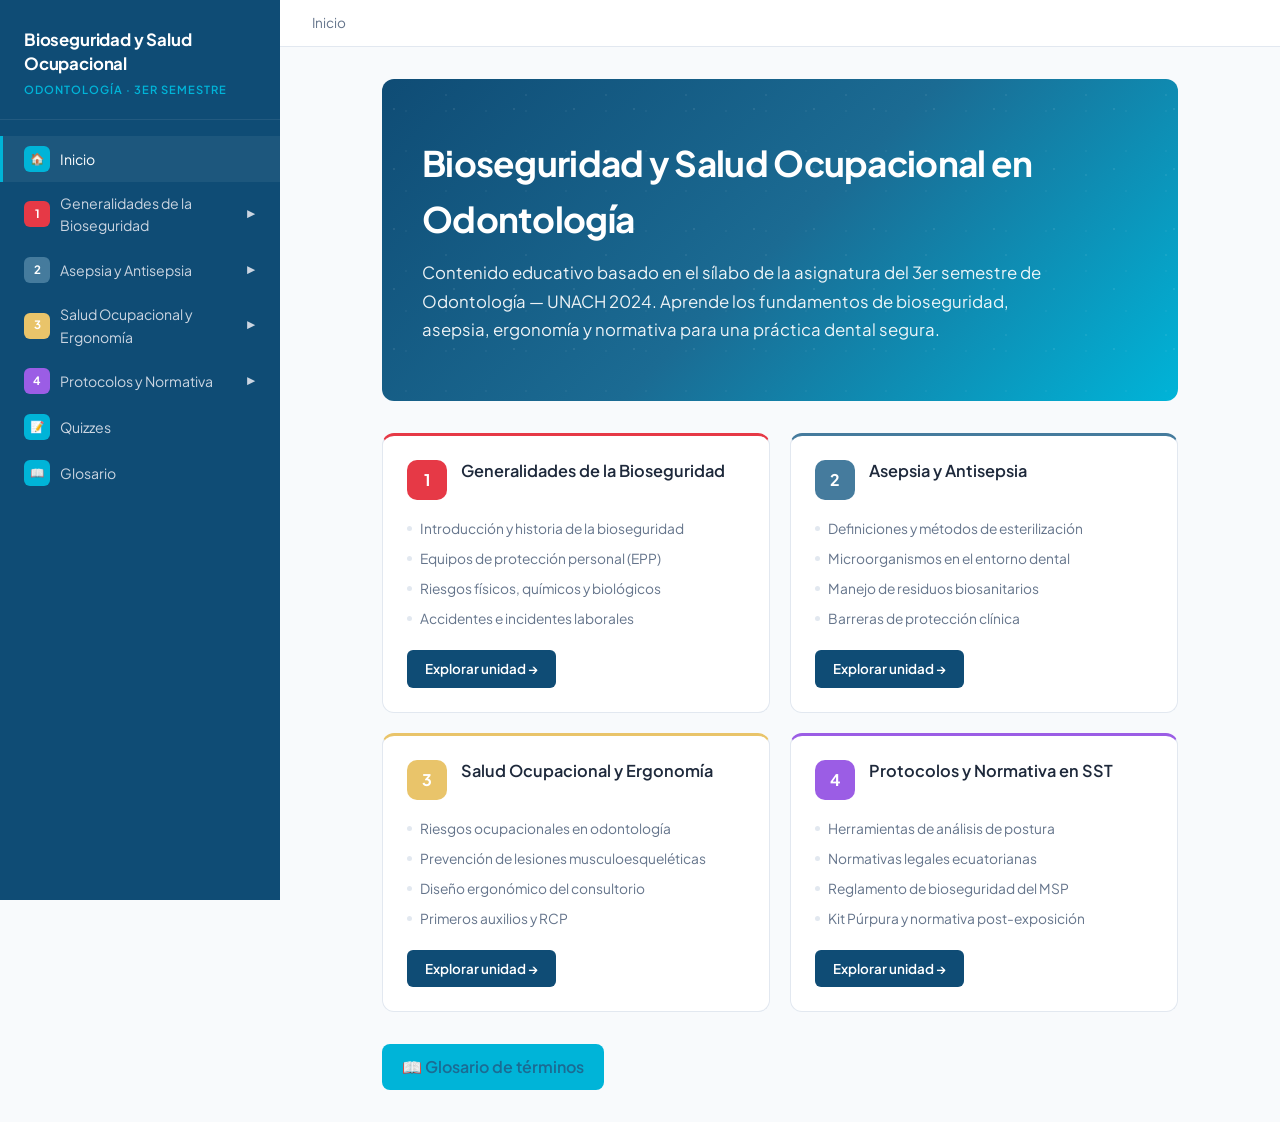
<file: index.html>
<!DOCTYPE html>
<html lang="es">
<head>
  <meta charset="UTF-8">
  <meta name="viewport" content="width=device-width, initial-scale=1.0">
  <title>Bioseguridad y Salud Ocupacional en Odontología</title>
  <link rel="preconnect" href="https://fonts.googleapis.com">
  <link rel="preconnect" href="https://fonts.gstatic.com" crossorigin>
  <link href="https://fonts.googleapis.com/css2?family=Plus+Jakarta+Sans:wght@400;500;600;700&display=swap" rel="stylesheet">
  <link rel="stylesheet" href="css/style.css">
</head>
<body>
  <!-- Sidebar -->
  <aside class="sidebar" id="sidebar">
    <div class="sidebar-header">
      <h1>Bioseguridad y Salud Ocupacional</h1>
      <div class="subtitle">Odontología · 3er Semestre</div>
    </div>
    <nav>
      <ul>
        <li>
          <a href="index.html" class="active">
            <span class="unit-icon special">🏠</span> Inicio
          </a>
        </li>
        <li>
          <a href="#" class="toggle-unit" data-unit="1">
            <span class="unit-icon u1">1</span>
            Generalidades de la Bioseguridad
            <span class="chevron">▶</span>
          </a>
          <ul class="subtopics" id="sub-1">
            <li><a href="pages/unidad1.html#s1-1">1.1 Introducción a la Bioseguridad</a></li>
            <li><a href="pages/unidad1.html#s1-2">1.2 Equipo de Protección Personal</a></li>
            <li><a href="pages/unidad1.html#s1-3">1.3 Selección del EPP · Lavado de Manos</a></li>
            <li><a href="pages/unidad1.html#s1-4">1.4 Accidentes e Incidentes</a></li>
          </ul>
        </li>
        <li>
          <a href="#" class="toggle-unit" data-unit="2">
            <span class="unit-icon u2">2</span>
            Asepsia y Antisepsia
            <span class="chevron">▶</span>
          </a>
          <ul class="subtopics" id="sub-2">
            <li><a href="pages/unidad2.html#s2-1">2.1 Introducción a la Asepsia</a></li>
            <li><a href="pages/unidad2.html#s2-2">2.2 Microorganismos y Esterilización</a></li>
            <li><a href="pages/unidad2.html#s2-3">2.3 Manejo de Residuos</a></li>
            <li><a href="pages/unidad2.html#s2-4">2.4 Antisepsia Personal y del Paciente</a></li>
            <li><a href="pages/unidad2.html#s2-5">2.5 Barreras de Protección</a></li>
            <li><a href="pages/unidad2.html#s2-6">2.6 Evaluación de Prácticas Seguras</a></li>
            <li><a href="pages/unidad2.html#s2-7">2.7 Casos de Estudio</a></li>
          </ul>
        </li>
        <li>
          <a href="#" class="toggle-unit" data-unit="3">
            <span class="unit-icon u3">3</span>
            Salud Ocupacional y Ergonomía
            <span class="chevron">▶</span>
          </a>
          <ul class="subtopics" id="sub-3">
            <li><a href="pages/unidad3.html#s3-1">3.1 Introducción a la Salud Ocupacional</a></li>
            <li><a href="pages/unidad3.html#s3-2">3.2 Prevención de Riesgos</a></li>
            <li><a href="pages/unidad3.html#s3-3">3.3 Ergonomía Odontológica</a></li>
          </ul>
        </li>
        <li>
          <a href="#" class="toggle-unit" data-unit="4">
            <span class="unit-icon u4">4</span>
            Protocolos y Normativa
            <span class="chevron">▶</span>
          </a>
          <ul class="subtopics" id="sub-4">
            <li><a href="pages/unidad4.html#s4-1">4.1 Protocolos de Ergonomía</a></li>
            <li><a href="pages/unidad4.html#s4-2">4.2 Normativas Legales</a></li>
            <li><a href="pages/unidad4.html#s4-3">4.3 Reglamento del MSP</a></li>
            <li><a href="pages/unidad4.html#s4-4">4.4 Protocolo y Código Púrpura</a></li>
          </ul>
        </li>
        <li>
          <a href="quizzes.html">
            <span class="unit-icon special">📝</span> Quizzes
          </a>
        </li>
        <li>
          <a href="glossary.html">
            <span class="unit-icon special">📖</span> Glosario
          </a>
        </li>
      </ul>
    </nav>
  </aside>

  <!-- Overlay for mobile sidebar -->
  <div class="overlay" id="overlay"></div>

  <!-- Main Content -->
  <div class="main">
    <div class="topbar">
      <button class="menu-toggle" id="menuToggle">☰</button>
      <div class="breadcrumb">Inicio</div>
    </div>

    <div class="content">
      <!-- Hero -->
      <div class="hero">
        <h1>Bioseguridad y Salud Ocupacional en Odontología</h1>
        <p>Contenido educativo basado en el sílabo de la asignatura del 3er semestre de Odontología — UNACH 2024. Aprende los fundamentos de bioseguridad, asepsia, ergonomía y normativa para una práctica dental segura.</p>
      </div>

      <!-- Units Grid -->
      <div class="units-grid">
        <!-- Unidad 1 -->
        <div class="unit-card u1">
          <div class="card-header">
            <div class="card-num">1</div>
            <div>
              <h3>Generalidades de la Bioseguridad</h3>
            </div>
          </div>
          <ul>
            <li>Introducción y historia de la bioseguridad</li>
            <li>Equipos de protección personal (EPP)</li>
            <li>Riesgos físicos, químicos y biológicos</li>
            <li>Accidentes e incidentes laborales</li>
          </ul>
          <a href="pages/unidad1.html" class="btn btn-primary">Explorar unidad →</a>
        </div>

        <!-- Unidad 2 -->
        <div class="unit-card u2">
          <div class="card-header">
            <div class="card-num">2</div>
            <div>
              <h3>Asepsia y Antisepsia</h3>
            </div>
          </div>
          <ul>
            <li>Definiciones y métodos de esterilización</li>
            <li>Microorganismos en el entorno dental</li>
            <li>Manejo de residuos biosanitarios</li>
            <li>Barreras de protección clínica</li>
          </ul>
          <a href="pages/unidad2.html" class="btn btn-primary">Explorar unidad →</a>
        </div>

        <!-- Unidad 3 -->
        <div class="unit-card u3">
          <div class="card-header">
            <div class="card-num">3</div>
            <div>
              <h3>Salud Ocupacional y Ergonomía</h3>
            </div>
          </div>
          <ul>
            <li>Riesgos ocupacionales en odontología</li>
            <li>Prevención de lesiones musculoesqueléticas</li>
            <li>Diseño ergonómico del consultorio</li>
            <li>Primeros auxilios y RCP</li>
          </ul>
          <a href="pages/unidad3.html" class="btn btn-primary">Explorar unidad →</a>
        </div>

        <!-- Unidad 4 -->
        <div class="unit-card u4">
          <div class="card-header">
            <div class="card-num">4</div>
            <div>
              <h3>Protocolos y Normativa en SST</h3>
            </div>
          </div>
          <ul>
            <li>Herramientas de análisis de postura</li>
            <li>Normativas legales ecuatorianas</li>
            <li>Reglamento de bioseguridad del MSP</li>
            <li>Kit Púrpura y normativa post-exposición</li>
          </ul>
          <a href="pages/unidad4.html" class="btn btn-primary">Explorar unidad →</a>
        </div>
      </div>

      <!-- Quick Links -->
      <div style="display:flex; gap:16px; flex-wrap:wrap; margin-top:8px;">
        <a href="glossary.html" class="btn btn-primary" style="background:var(--accent); padding:10px 20px; border-radius:8px; font-weight:600;">📖 Glosario de términos</a>
      </div>
    </div>
  </div>

  <script src="js/main.js"></script>
</body>
</html>
</file>
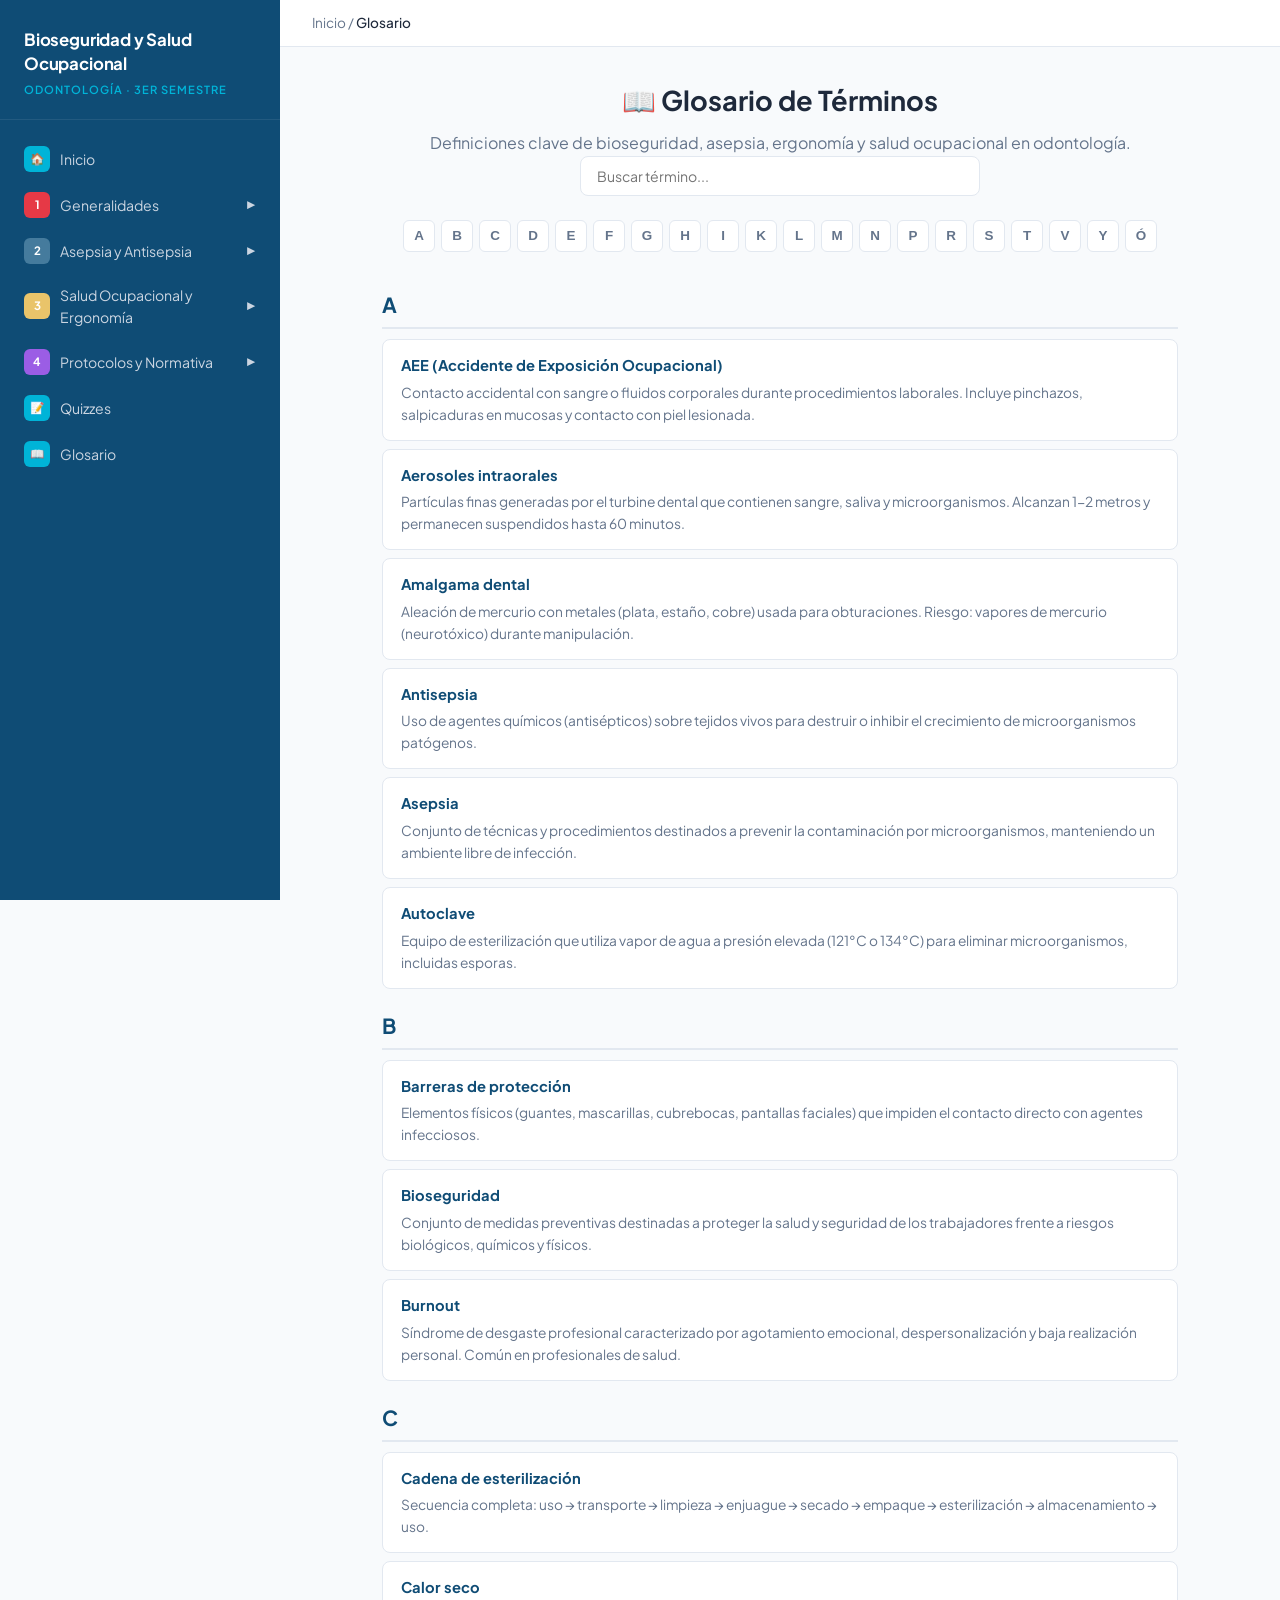
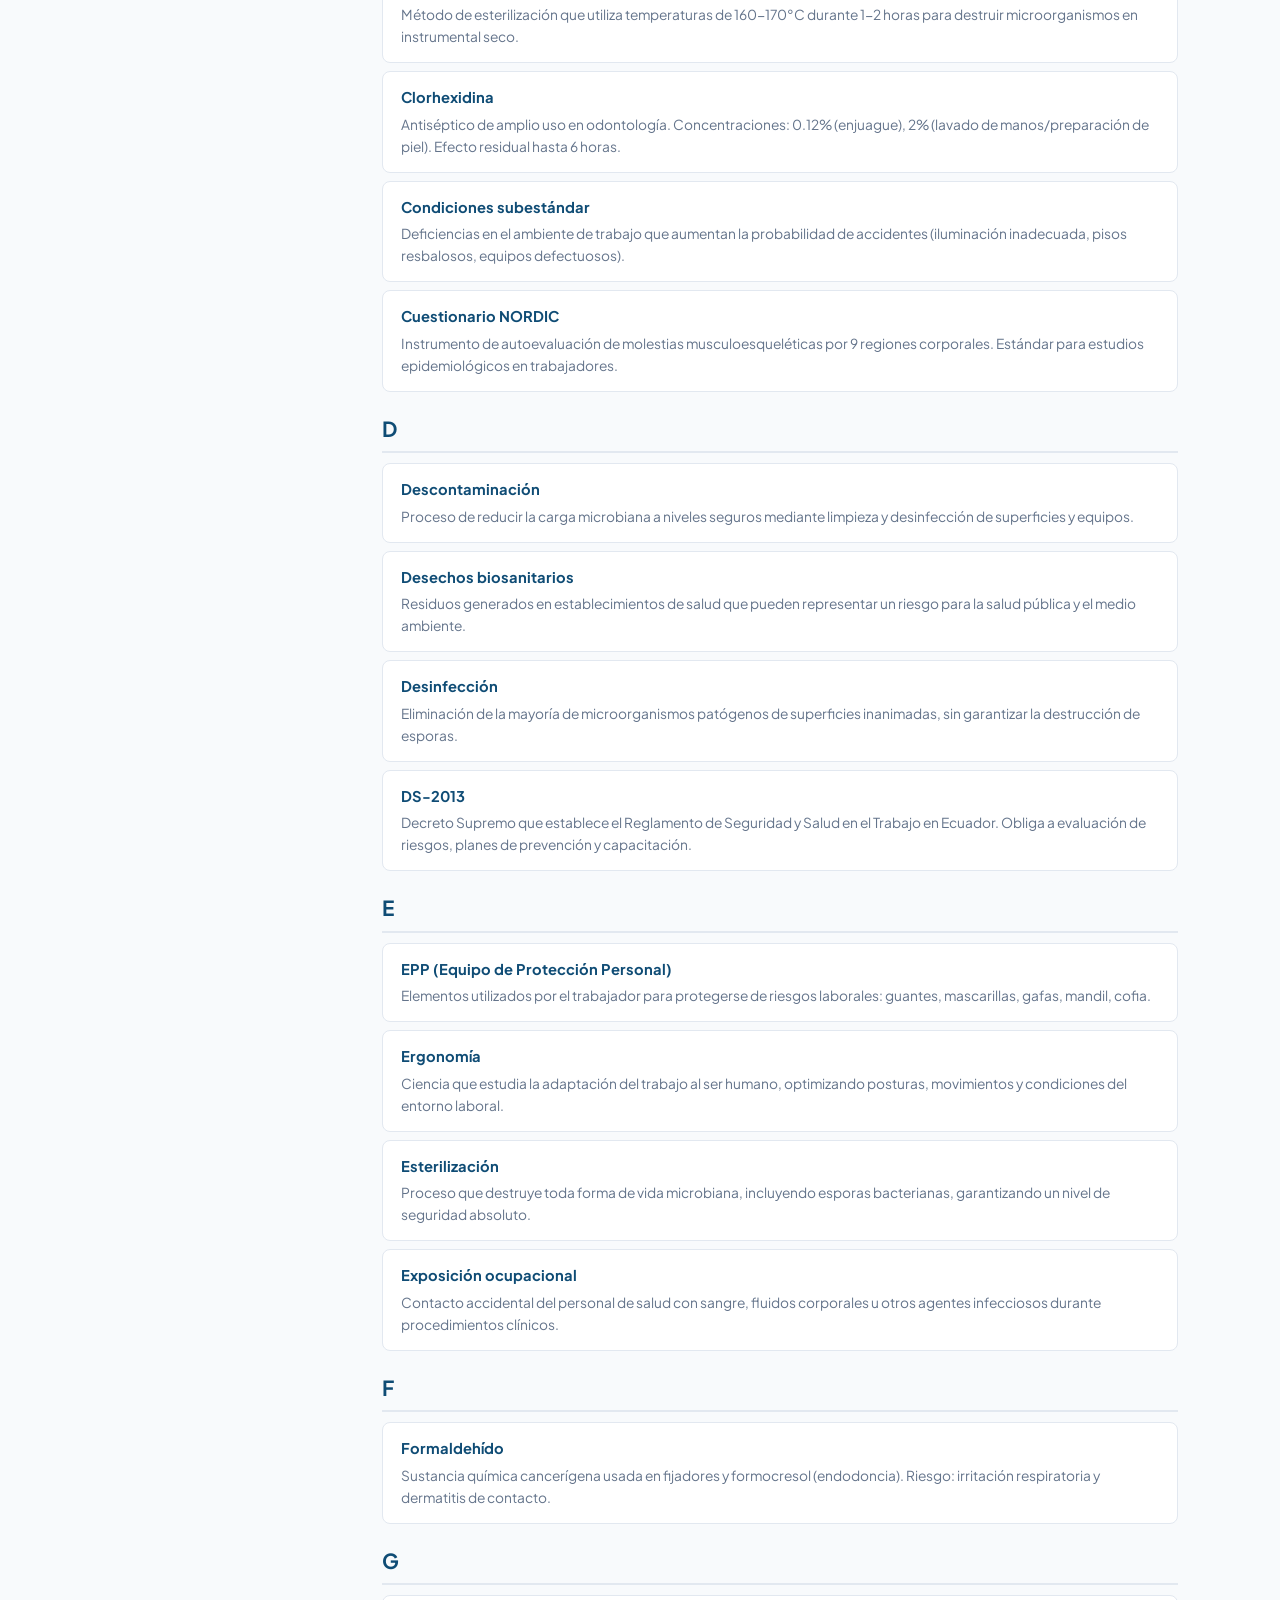
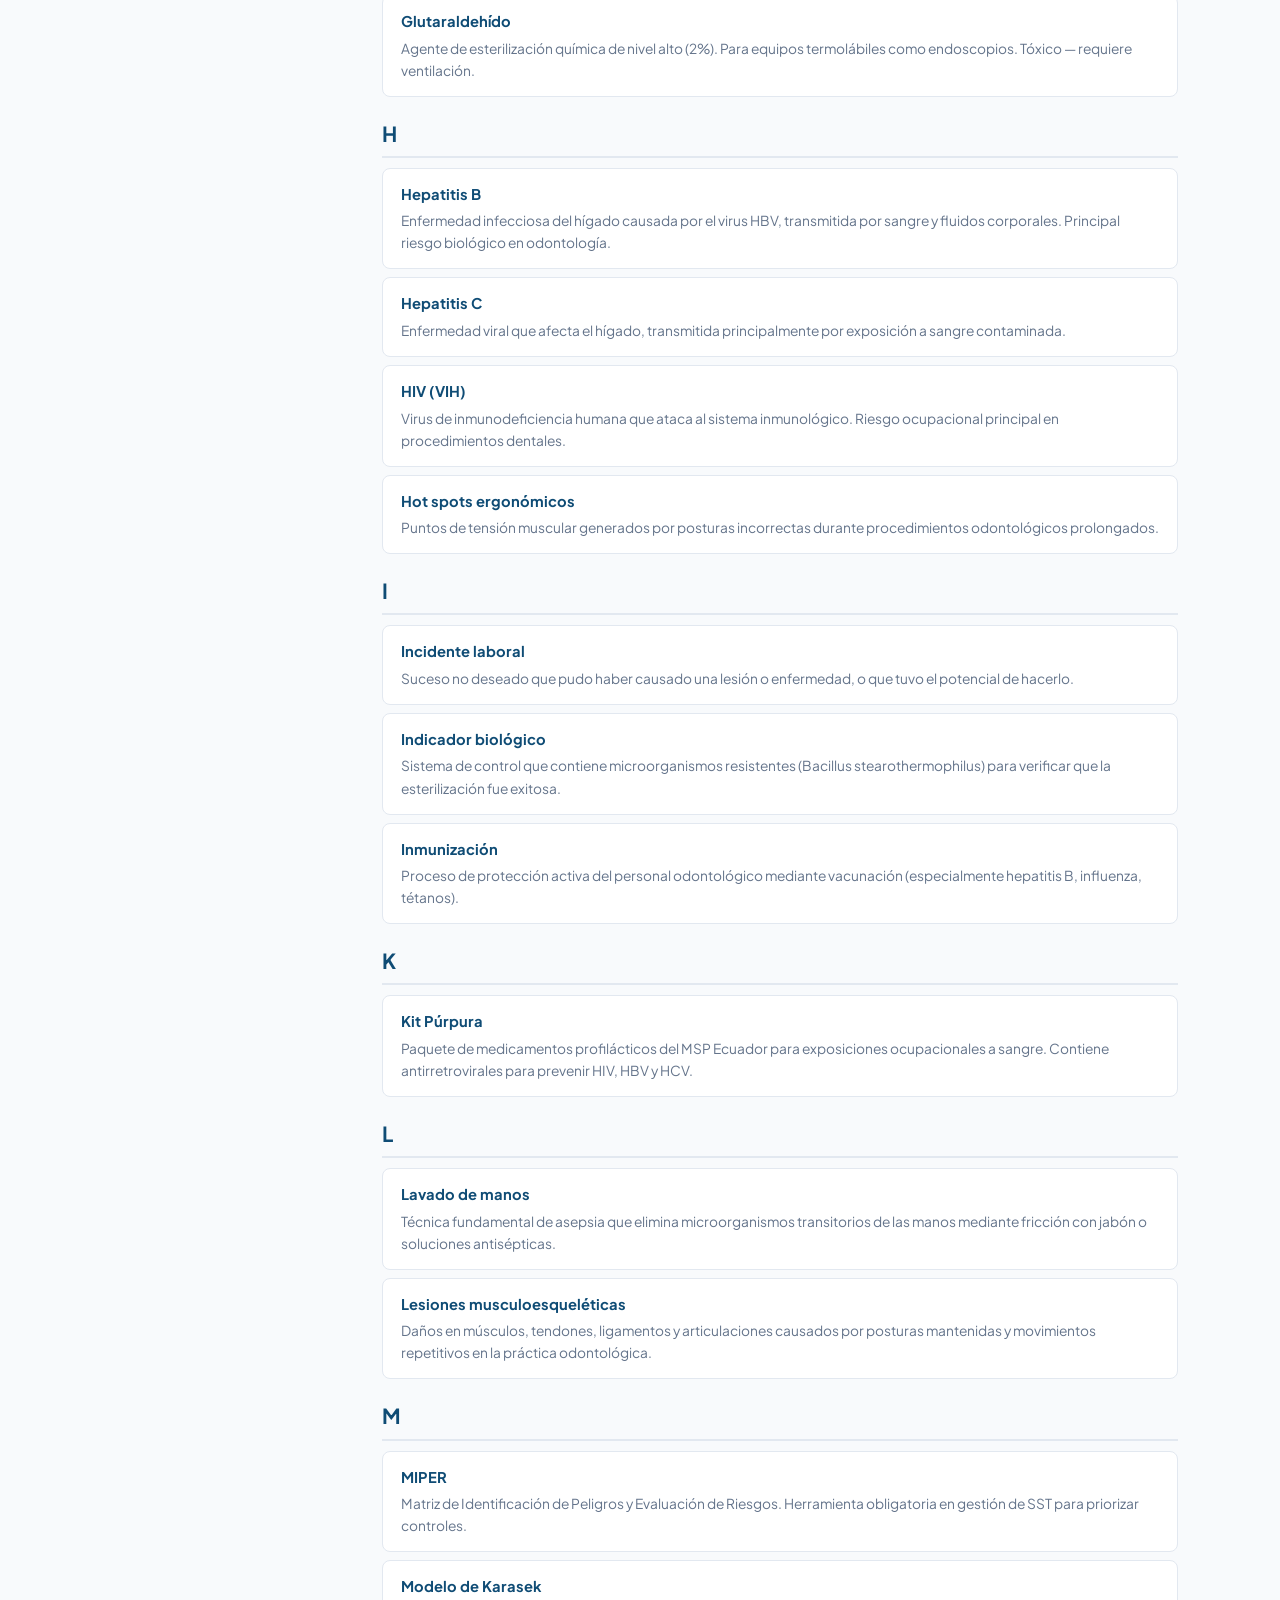
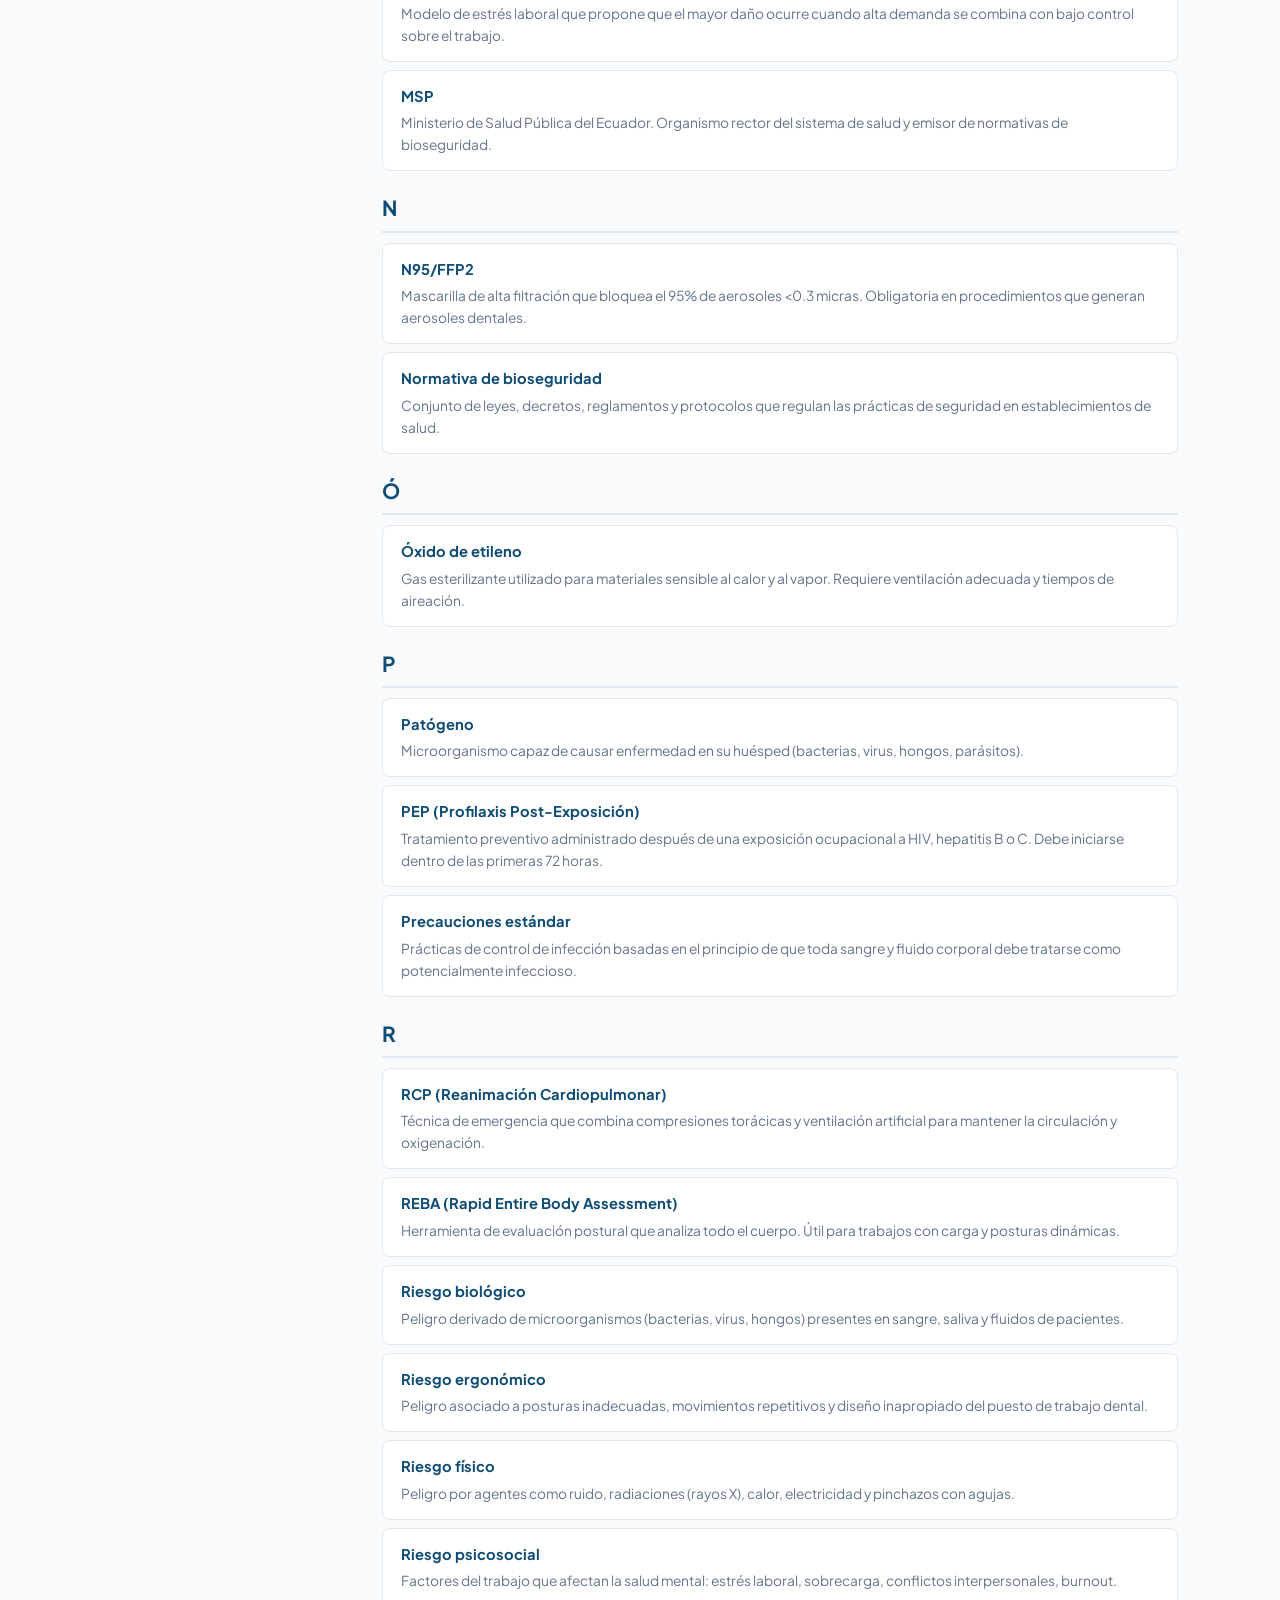
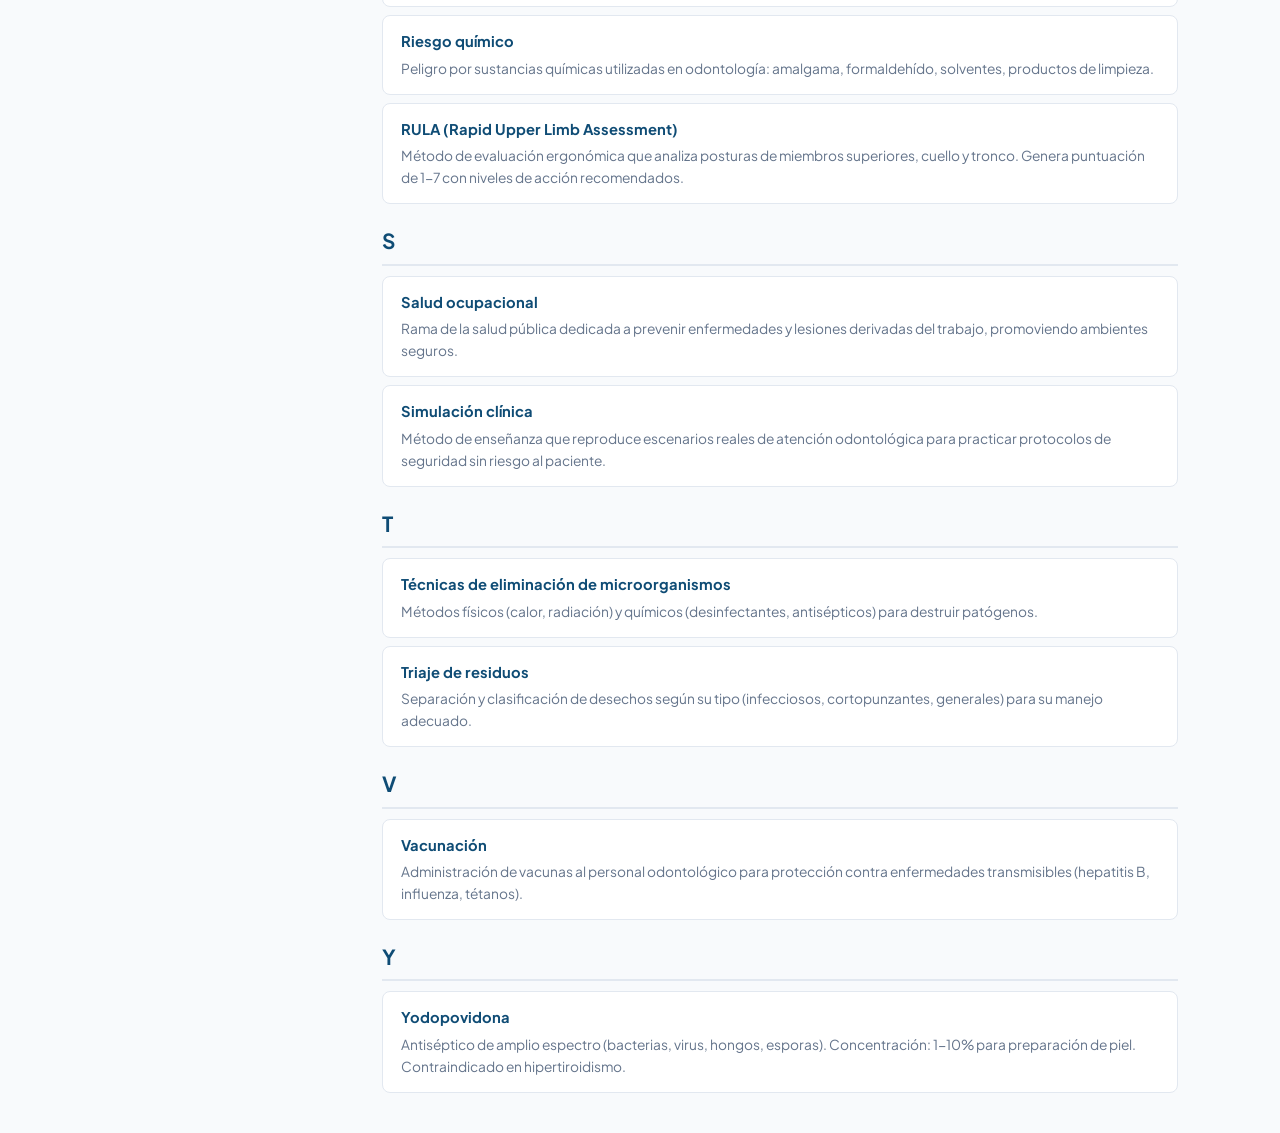
<file: glossary.html>
<!DOCTYPE html>
<html lang="es">
<head>
  <meta charset="UTF-8">
  <meta name="viewport" content="width=device-width, initial-scale=1.0">
  <title>Glosario de Términos</title>
  <link rel="preconnect" href="https://fonts.googleapis.com">
  <link rel="preconnect" href="https://fonts.gstatic.com" crossorigin>
  <link href="https://fonts.googleapis.com/css2?family=Plus+Jakarta+Sans:wght@400;500;600;700&display=swap" rel="stylesheet">
  <link rel="stylesheet" href="css/style.css">
</head>
<body>
  <aside class="sidebar" id="sidebar">
    <div class="sidebar-header">
      <h1>Bioseguridad y Salud Ocupacional</h1>
      <div class="subtitle">Odontología · 3er Semestre</div>
    </div>
    <nav>
      <ul>
        <li><a href="index.html"><span class="unit-icon special">🏠</span> Inicio</a></li>
        <li>
          <a href="#" class="toggle-unit" data-unit="1">
            <span class="unit-icon u1">1</span> Generalidades
            <span class="chevron">▶</span>
          </a>
          <ul class="subtopics" id="sub-1">
            <li><a href="pages/unidad1.html#s1-1">1.1 Introducción a la Bioseguridad</a></li>
            <li><a href="pages/unidad1.html#s1-2">1.2 Equipo de Protección Personal</a></li>
            <li><a href="pages/unidad1.html#s1-3">1.3 Selección del EPP · Lavado de Manos</a></li>
            <li><a href="pages/unidad1.html#s1-4">1.4 Accidentes e Incidentes</a></li>
          </ul>
        </li>
        <li>
          <a href="#" class="toggle-unit" data-unit="2">
            <span class="unit-icon u2">2</span> Asepsia y Antisepsia
            <span class="chevron">▶</span>
          </a>
          <ul class="subtopics" id="sub-2">
            <li><a href="pages/unidad2.html#s2-1">2.1 Introducción a la Asepsia</a></li>
            <li><a href="pages/unidad2.html#s2-2">2.2 Microorganismos y Esterilización</a></li>
            <li><a href="pages/unidad2.html#s2-3">2.3 Manejo de Residuos</a></li>
            <li><a href="pages/unidad2.html#s2-4">2.4 Antisepsia Personal y del Paciente</a></li>
            <li><a href="pages/unidad2.html#s2-5">2.5 Barreras de Protección</a></li>
            <li><a href="pages/unidad2.html#s2-6">2.6 Evaluación de Prácticas Seguras</a></li>
            <li><a href="pages/unidad2.html#s2-7">2.7 Casos de Estudio</a></li>
          </ul>
        </li>
        <li>
          <a href="#" class="toggle-unit" data-unit="3">
            <span class="unit-icon u3">3</span> Salud Ocupacional y Ergonomía
            <span class="chevron">▶</span>
          </a>
          <ul class="subtopics" id="sub-3">
            <li><a href="pages/unidad3.html#s3-1">3.1 Introducción a la Salud Ocupacional</a></li>
            <li><a href="pages/unidad3.html#s3-2">3.2 Prevención de Riesgos</a></li>
            <li><a href="pages/unidad3.html#s3-3">3.3 Ergonomía Odontológica</a></li>
          </ul>
        </li>
        <li>
          <a href="#" class="toggle-unit" data-unit="4">
            <span class="unit-icon u4">4</span> Protocolos y Normativa
            <span class="chevron">▶</span>
          </a>
          <ul class="subtopics" id="sub-4">
            <li><a href="pages/unidad4.html#s4-1">4.1 Protocolos de Ergonomía</a></li>
            <li><a href="pages/unidad4.html#s4-2">4.2 Normativas Legales</a></li>
            <li><a href="pages/unidad4.html#s4-3">4.3 Reglamento del MSP</a></li>
          </ul>
        </li>
        <li><a href="quizzes.html"><span class="unit-icon special">📝</span> Quizzes</a></li>
        <li><a href="glossary.html"><span class="unit-icon special">📖</span> Glosario</a></li>
      </ul>
    </nav>
  </aside>

  <div class="overlay" id="overlay"></div>

  <div class="main">
    <div class="topbar">
      <button class="menu-toggle" id="menuToggle">☰</button>
      <div class="breadcrumb">Inicio / <span>Glosario</span></div>
    </div>

    <div class="content">
      <div class="glossary-header">
        <h1>📖 Glosario de Términos</h1>
        <p>Definiciones clave de bioseguridad, asepsia, ergonomía y salud ocupacional en odontología.</p>
        <input type="text" id="glossary-search" class="glossary-search" placeholder="Buscar término...">
      </div>

      <div class="letter-nav" id="letter-nav"></div>

      <div id="glossary-items" class="glossary-list"></div>
    </div>
  </div>

  <script src="js/main.js"></script>
  <script src="js/glossary.js"></script>
</body>
</html>
</file>
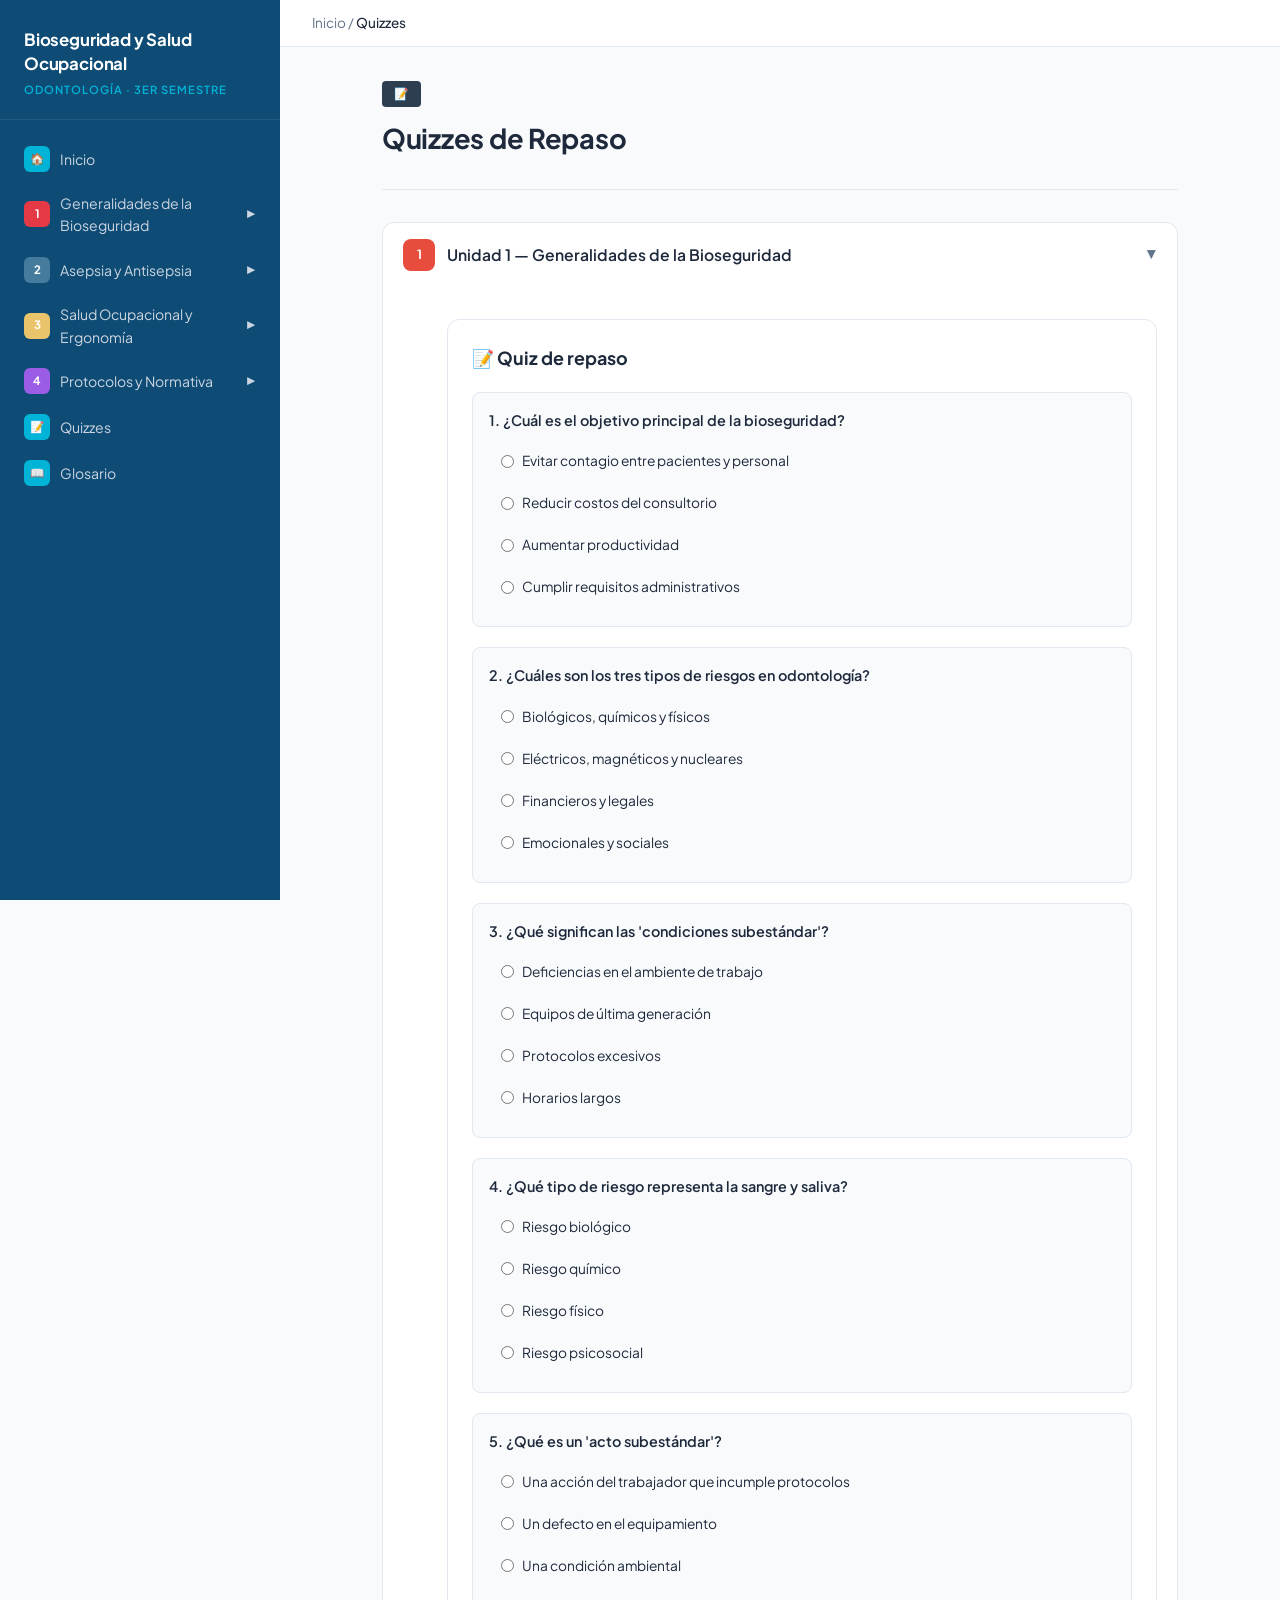
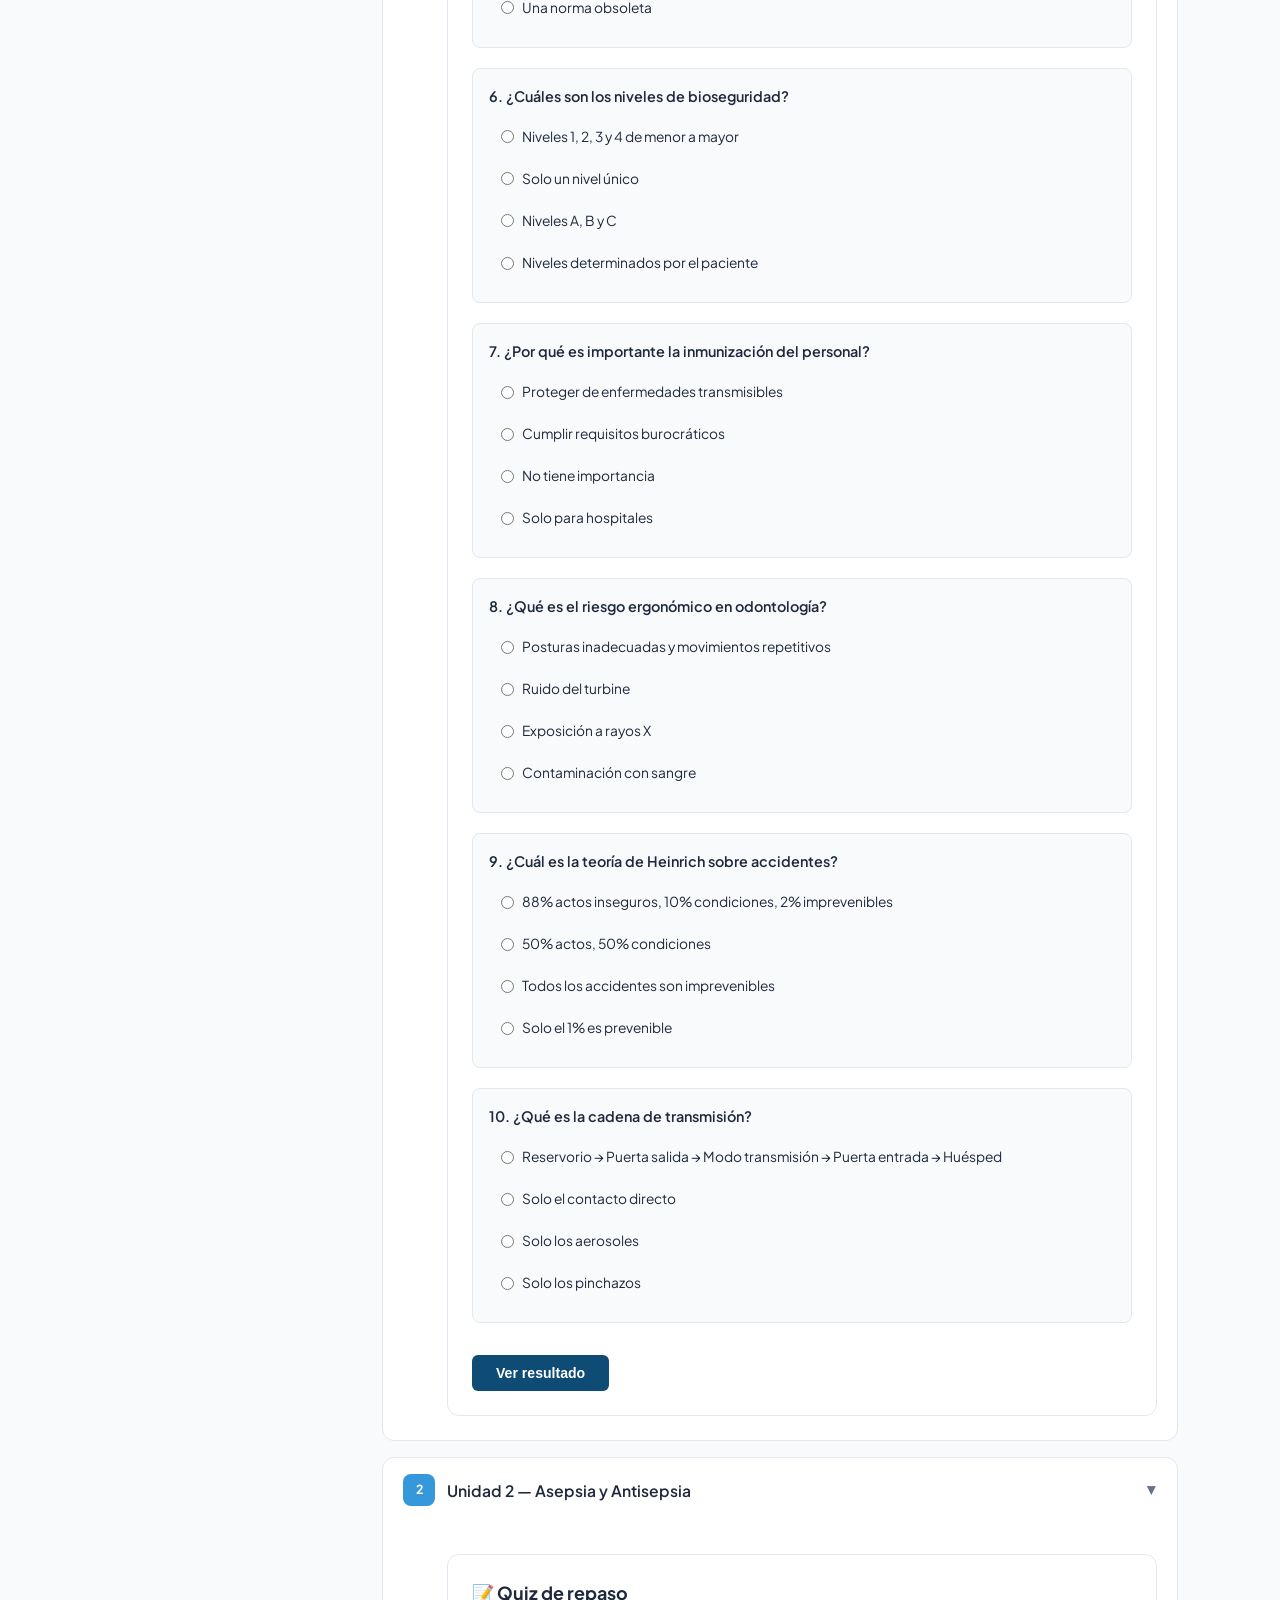
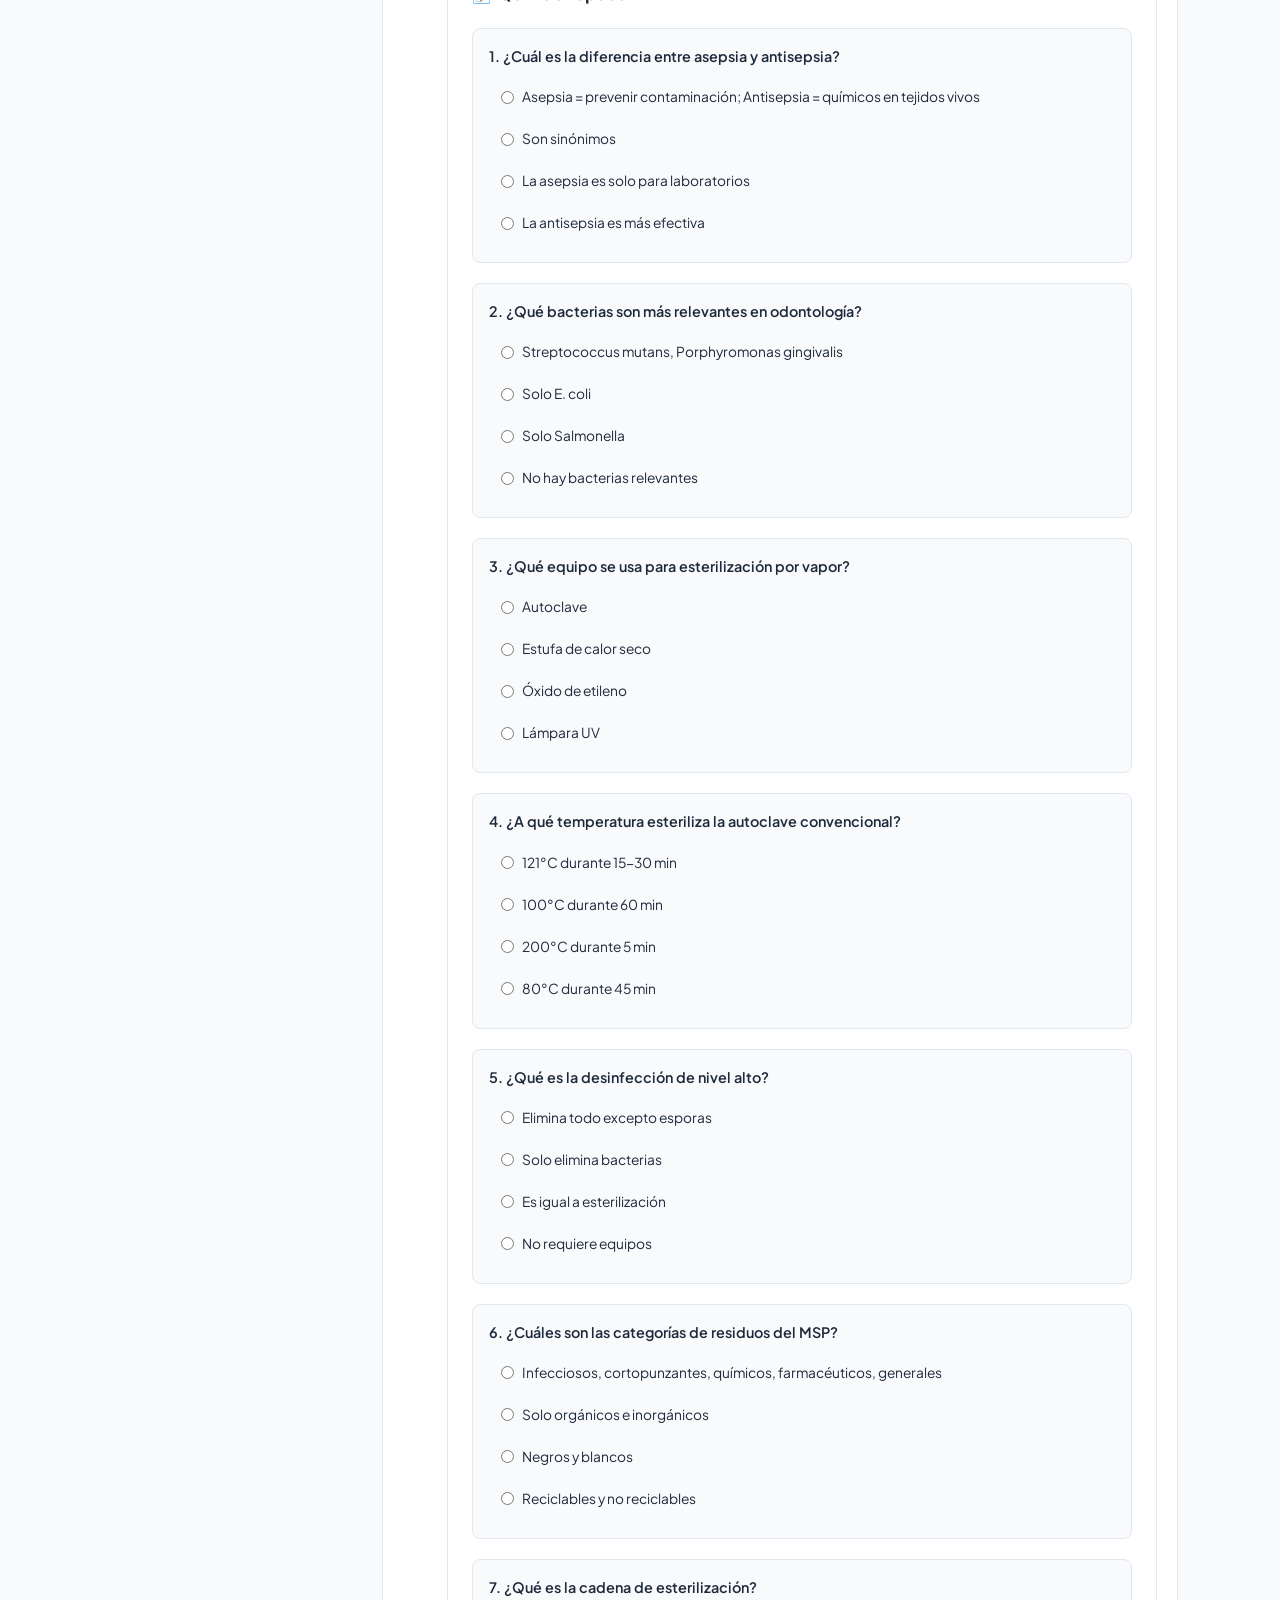
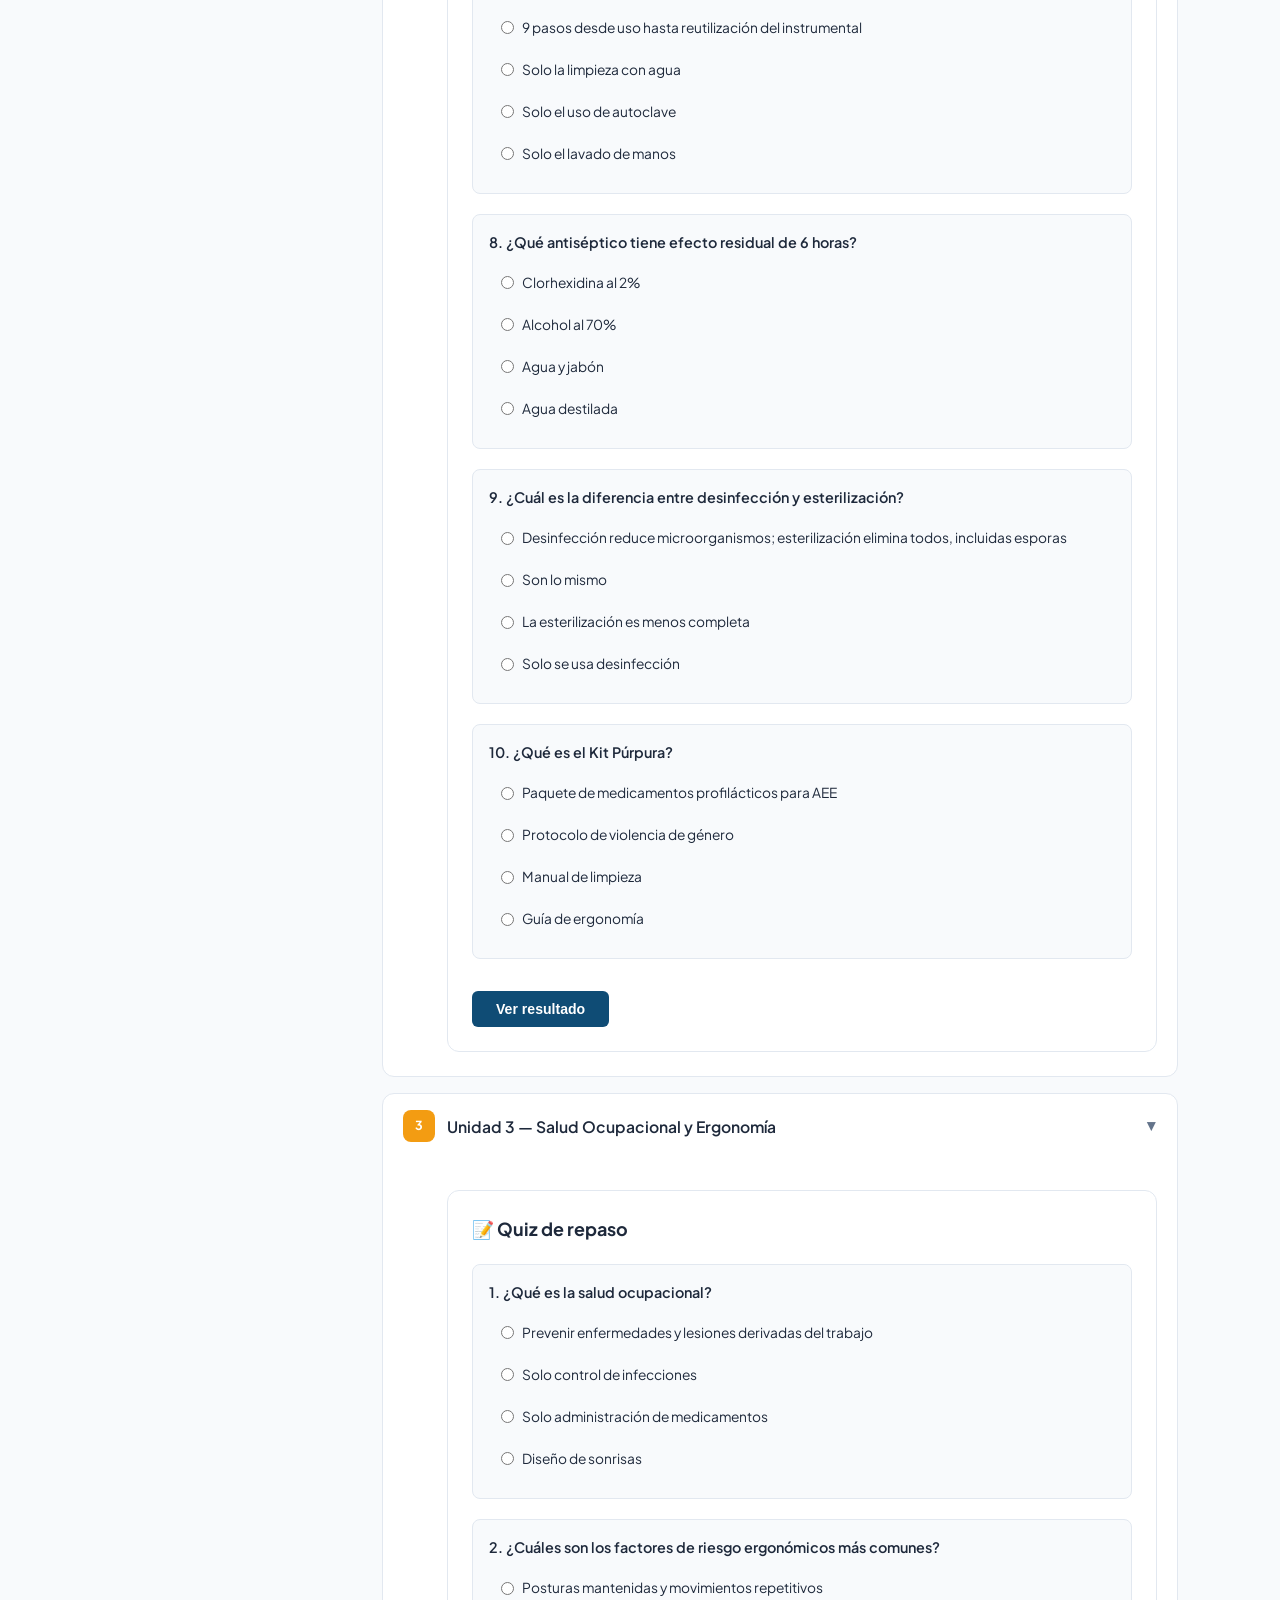
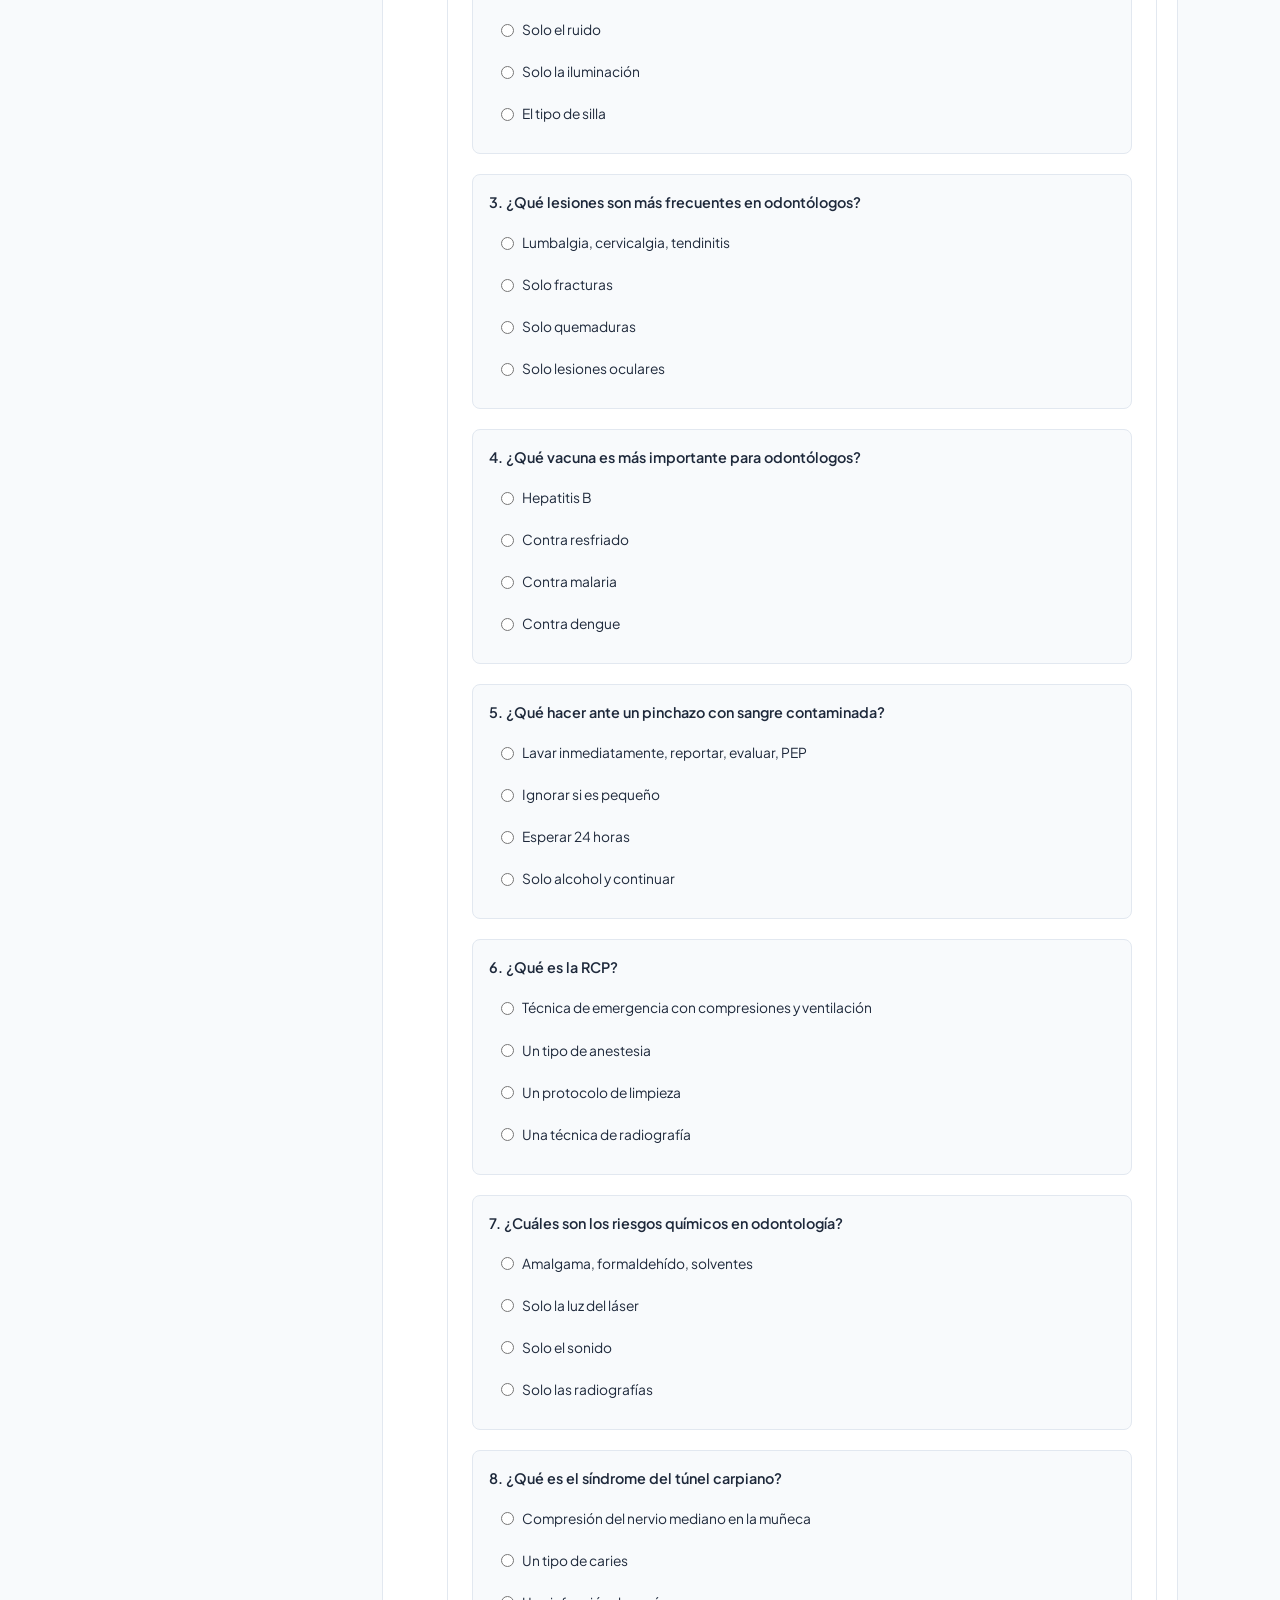
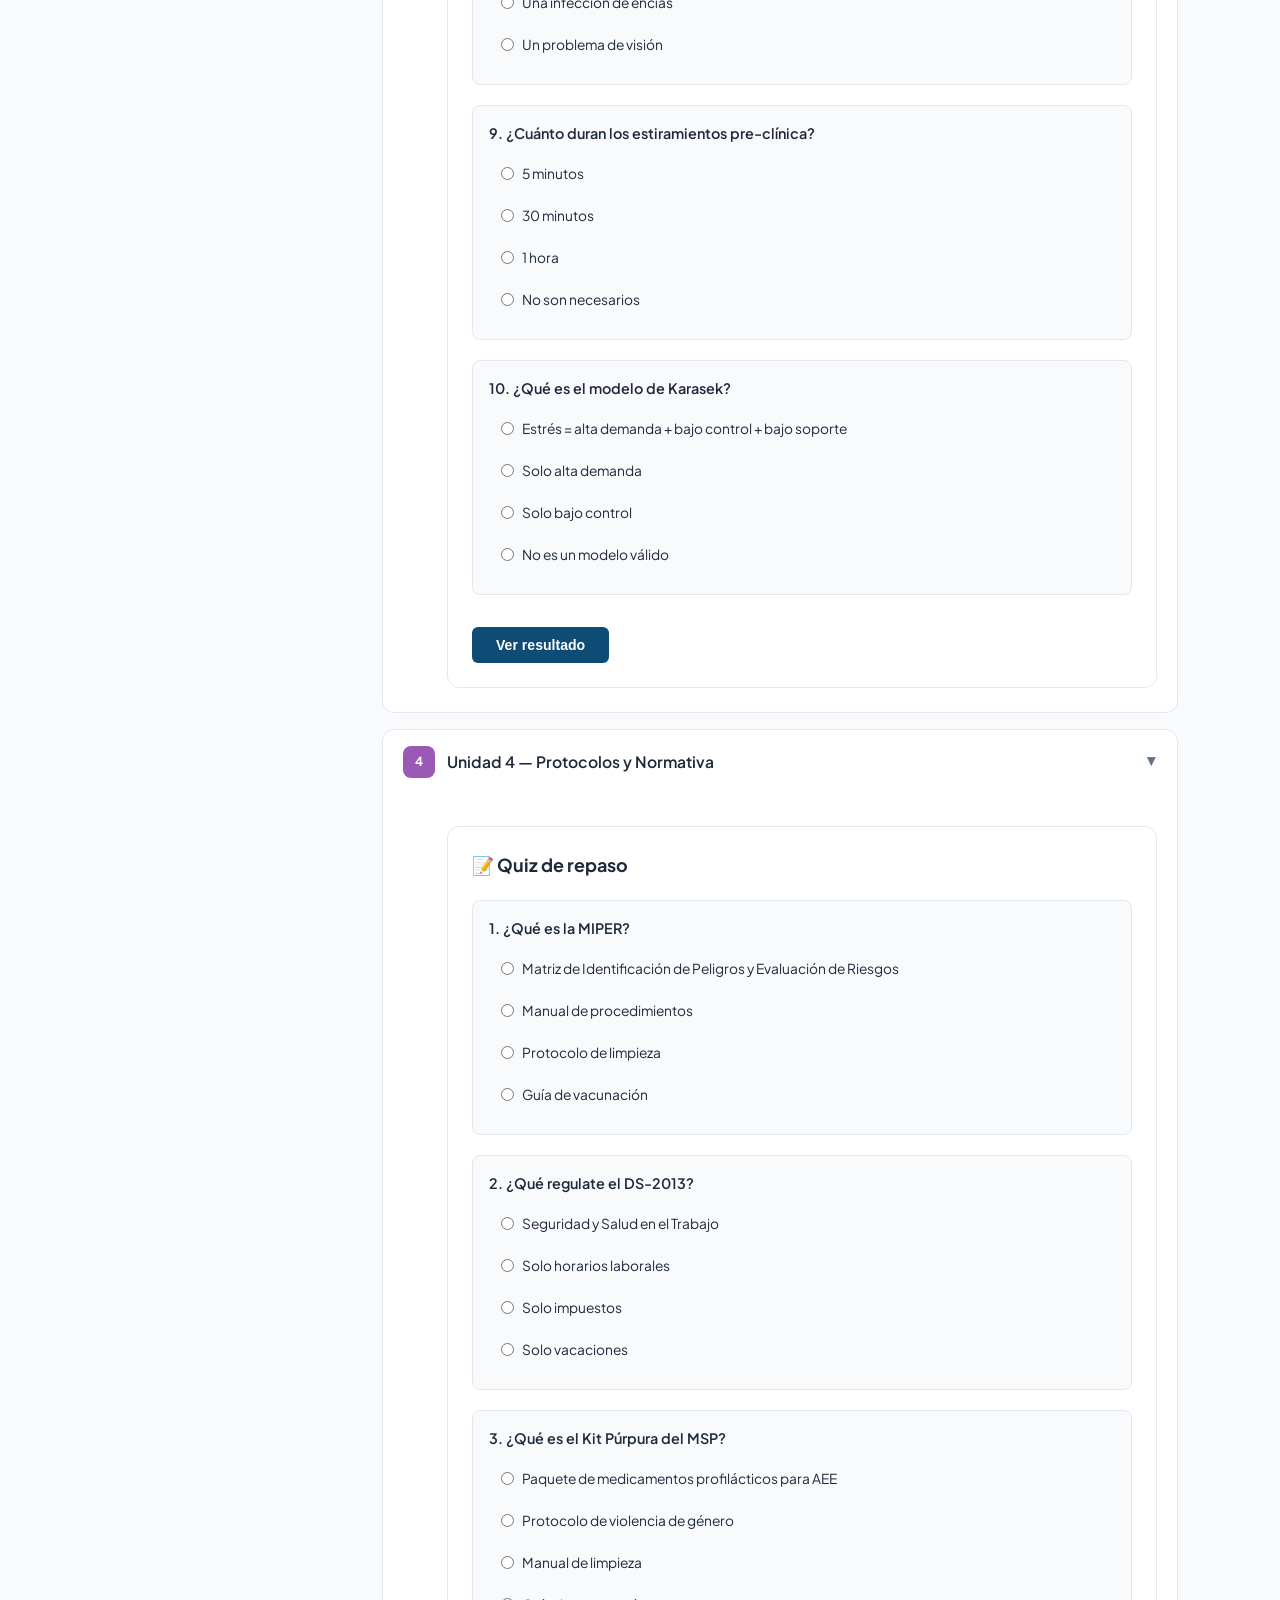
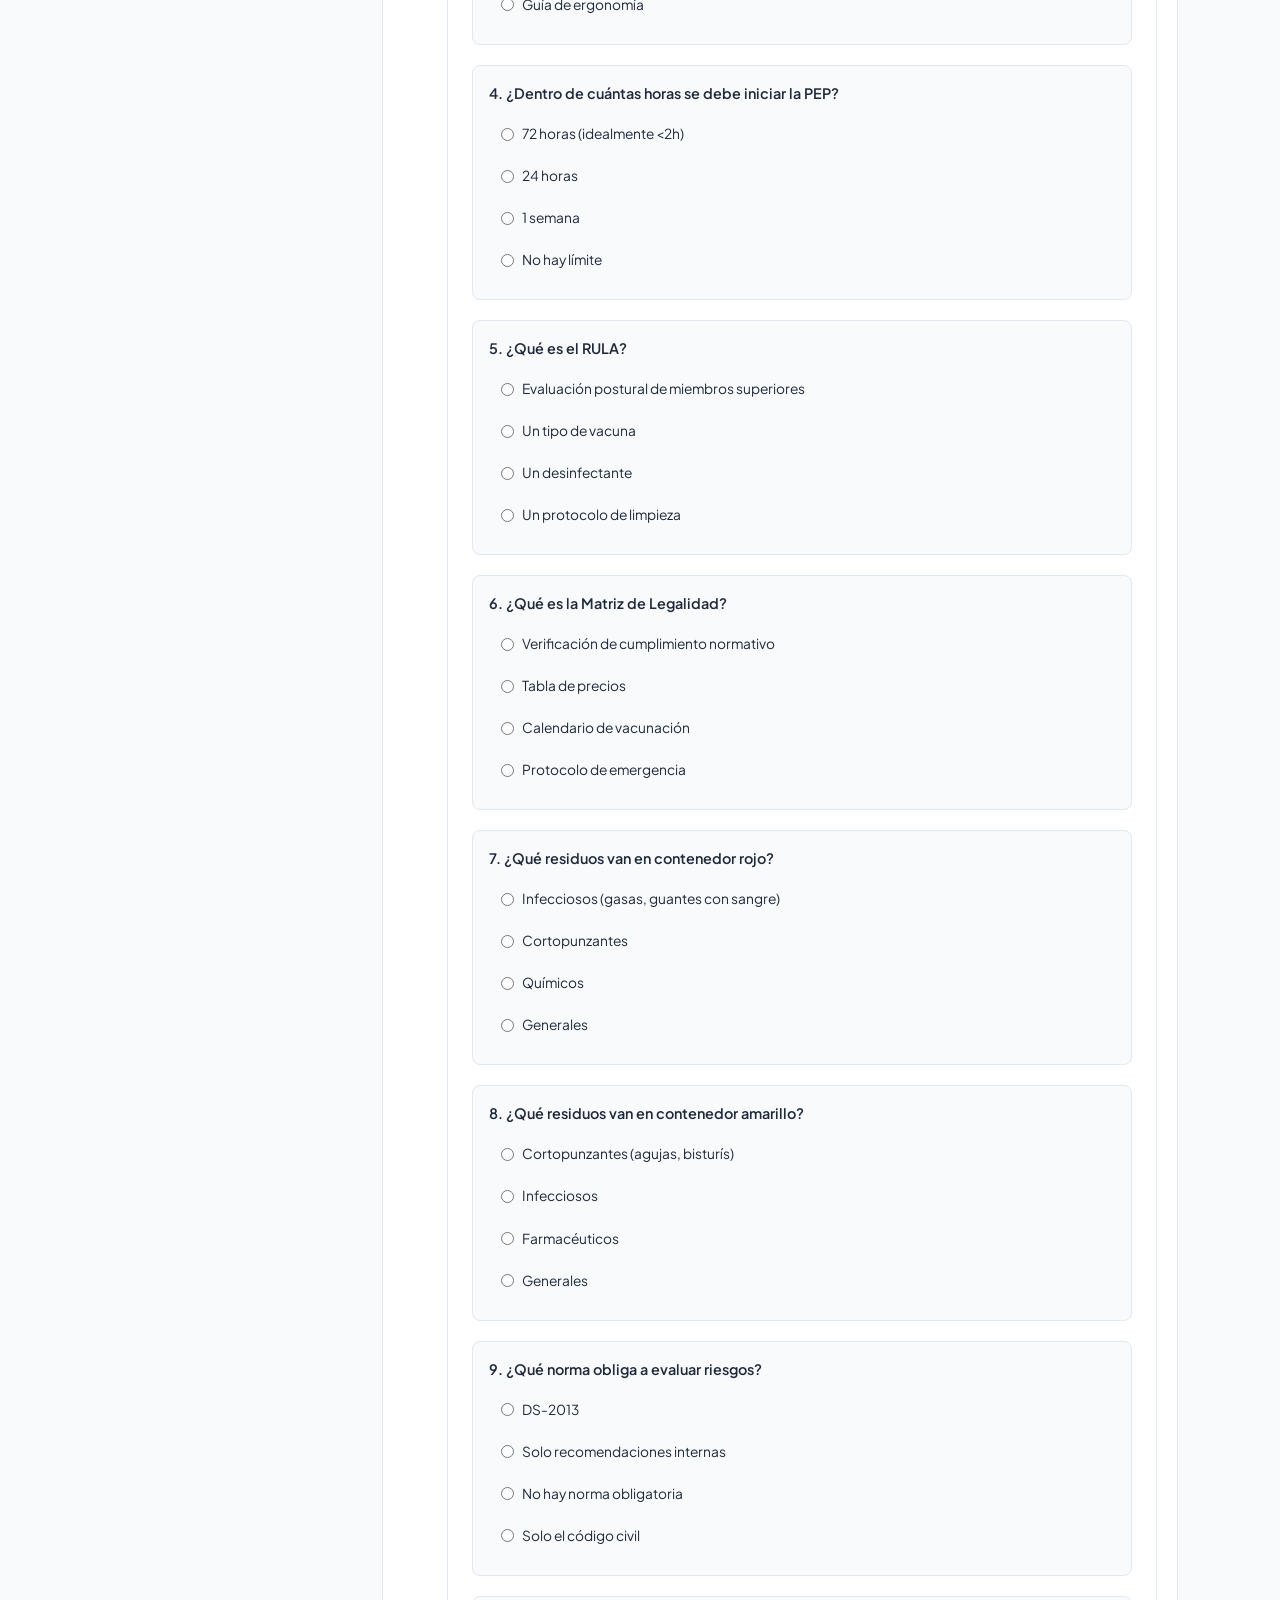
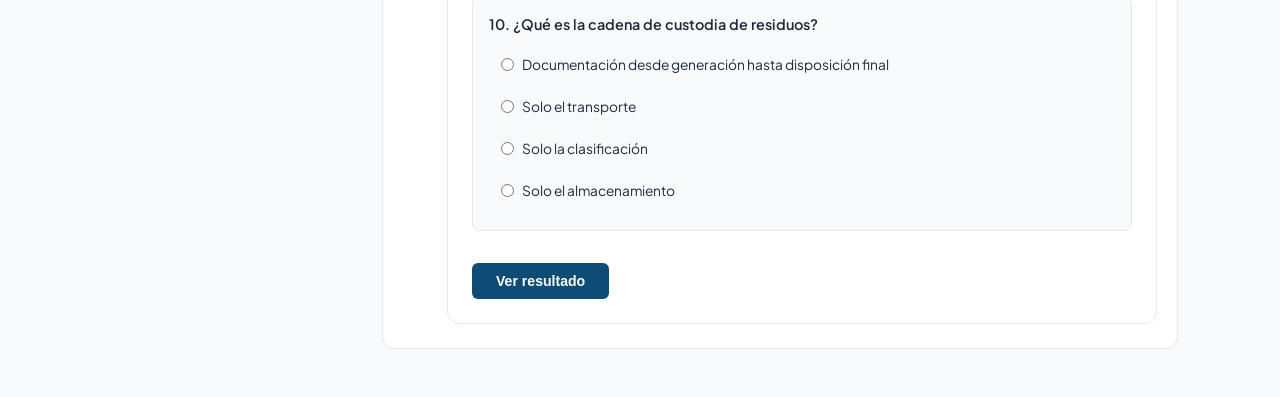
<file: quizzes.html>
<!DOCTYPE html>
<html lang="es">
<head>
  <meta charset="UTF-8">
  <meta name="viewport" content="width=device-width, initial-scale=1.0">
  <title>Quizzes — Bioseguridad y Salud Ocupacional</title>
  <link rel="preconnect" href="https://fonts.googleapis.com">
  <link rel="preconnect" href="https://fonts.gstatic.com" crossorigin>
  <link href="https://fonts.googleapis.com/css2?family=Plus+Jakarta+Sans:wght@400;500;600;700&display=swap" rel="stylesheet">
  <link rel="stylesheet" href="css/style.css">
</head>
<body>
  <aside class="sidebar" id="sidebar">
    <div class="sidebar-header">
      <h1>Bioseguridad y Salud Ocupacional</h1>
      <div class="subtitle">Odontología · 3er Semestre</div>
    </div>
    <nav>
      <ul>
        <li><a href="index.html"><span class="unit-icon special">🏠</span> Inicio</a></li>
        <li>
          <a href="#" class="toggle-unit" data-unit="1">
            <span class="unit-icon u1">1</span> Generalidades de la Bioseguridad
            <span class="chevron">▶</span>
          </a>
          <ul class="subtopics" id="sub-1">
            <li><a href="pages/unidad1.html#s1-1">1.1 Introducción a la Bioseguridad</a></li>
            <li><a href="pages/unidad1.html#s1-2">1.2 Equipo de Protección Personal</a></li>
            <li><a href="pages/unidad1.html#s1-3">1.3 Selección del EPP · Lavado de Manos</a></li>
            <li><a href="pages/unidad1.html#s1-4">1.4 Accidentes e Incidentes</a></li>
          </ul>
        </li>
        <li>
          <a href="#" class="toggle-unit" data-unit="2">
            <span class="unit-icon u2">2</span> Asepsia y Antisepsia
            <span class="chevron">▶</span>
          </a>
          <ul class="subtopics" id="sub-2">
            <li><a href="pages/unidad2.html#s2-1">2.1 Introducción a la Asepsia</a></li>
            <li><a href="pages/unidad2.html#s2-2">2.2 Microorganismos y Esterilización</a></li>
            <li><a href="pages/unidad2.html#s2-3">2.3 Manejo de Residuos</a></li>
            <li><a href="pages/unidad2.html#s2-4">2.4 Antisepsia Personal y del Paciente</a></li>
            <li><a href="pages/unidad2.html#s2-5">2.5 Barreras de Protección</a></li>
            <li><a href="pages/unidad2.html#s2-6">2.6 Evaluación de Prácticas Seguras</a></li>
            <li><a href="pages/unidad2.html#s2-7">2.7 Casos de Estudio</a></li>
          </ul>
        </li>
        <li>
          <a href="#" class="toggle-unit" data-unit="3">
            <span class="unit-icon u3">3</span> Salud Ocupacional y Ergonomía
            <span class="chevron">▶</span>
          </a>
          <ul class="subtopics" id="sub-3">
            <li><a href="pages/unidad3.html#s3-1">3.1 Introducción a la Salud Ocupacional</a></li>
            <li><a href="pages/unidad3.html#s3-2">3.2 Prevención de Riesgos</a></li>
            <li><a href="pages/unidad3.html#s3-3">3.3 Ergonomía Odontológica</a></li>
          </ul>
        </li>
        <li>
          <a href="#" class="toggle-unit" data-unit="4">
            <span class="unit-icon u4">4</span> Protocolos y Normativa
            <span class="chevron">▶</span>
          </a>
          <ul class="subtopics" id="sub-4">
            <li><a href="pages/unidad4.html#s4-1">4.1 Protocolos de Ergonomía</a></li>
            <li><a href="pages/unidad4.html#s4-2">4.2 Normativas Legales</a></li>
            <li><a href="pages/unidad4.html#s4-3">4.3 Reglamento del MSP</a></li>
            <li><a href="pages/unidad4.html#s4-4">4.4 Protocolo y Código Púrpura</a></li>
          </ul>
        </li>
        <li><a href="quizzes.html"><span class="unit-icon special">📝</span> Quizzes</a></li>
        <li><a href="glossary.html"><span class="unit-icon special">📖</span> Glosario</a></li>
      </ul>
    </nav>
  </aside>

  <div class="overlay" id="overlay"></div>

  <div class="main">
    <div class="topbar">
      <button class="menu-toggle" id="menuToggle">☰</button>
      <div class="breadcrumb">Inicio / <span>Quizzes</span></div>
    </div>

    <div class="content">
      <div class="page-header">
        <span class="unit-tag" style="background:#2c3e50;">📝</span>
        <h1>Quizzes de Repaso</h1>
      </div>

      <!-- Quiz Unidad 1 -->
      <div class="topic-section">
        <div class="topic-header">
          <div class="topic-num" style="background:#e74c3c;">1</div>
          <h2>Unidad 1 — Generalidades de la Bioseguridad</h2>
          <span class="toggle">▼</span>
        </div>
        <div class="topic-body open">
          <div class="topic-content">
            <div class="quiz-container" id="quiz-container-1"></div>
          </div>
        </div>
      </div>

      <!-- Quiz Unidad 2 -->
      <div class="topic-section">
        <div class="topic-header">
          <div class="topic-num" style="background:#3498db;">2</div>
          <h2>Unidad 2 — Asepsia y Antisepsia</h2>
          <span class="toggle">▼</span>
        </div>
        <div class="topic-body open">
          <div class="topic-content">
            <div class="quiz-container" id="quiz-container-2"></div>
          </div>
        </div>
      </div>

      <!-- Quiz Unidad 3 -->
      <div class="topic-section">
        <div class="topic-header">
          <div class="topic-num" style="background:#f39c12;">3</div>
          <h2>Unidad 3 — Salud Ocupacional y Ergonomía</h2>
          <span class="toggle">▼</span>
        </div>
        <div class="topic-body open">
          <div class="topic-content">
            <div class="quiz-container" id="quiz-container-3"></div>
          </div>
        </div>
      </div>

      <!-- Quiz Unidad 4 -->
      <div class="topic-section">
        <div class="topic-header">
          <div class="topic-num" style="background:#9b59b6;">4</div>
          <h2>Unidad 4 — Protocolos y Normativa</h2>
          <span class="toggle">▼</span>
        </div>
        <div class="topic-body open">
          <div class="topic-content">
            <div class="quiz-container" id="quiz-container-4"></div>
          </div>
        </div>
      </div>

    </div>
  </div>

  <script src="js/main.js"></script>
  <script src="js/quiz.js"></script>
</body>
</html>
</file>
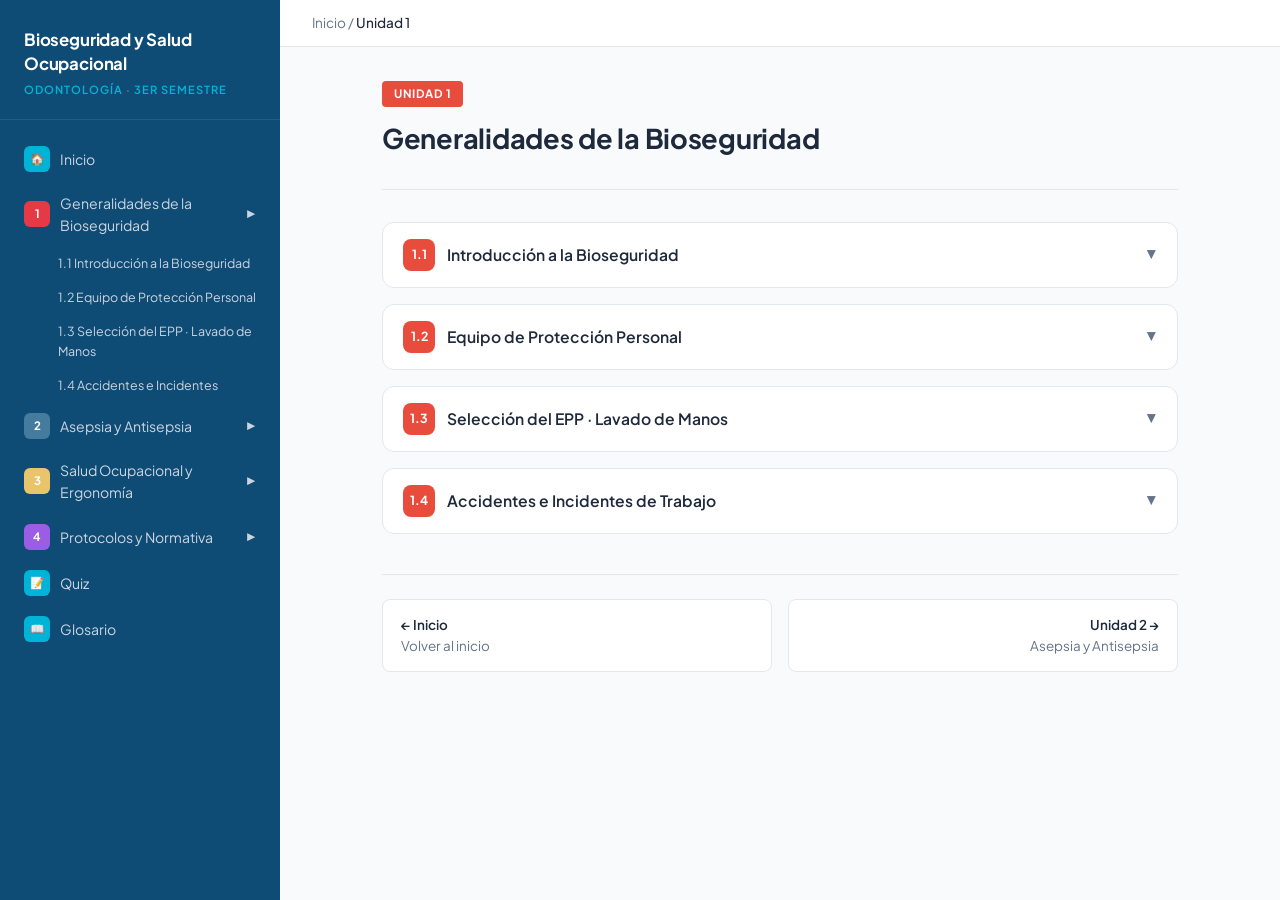
<file: pages/unidad1.html>
<!DOCTYPE html>
<html lang="es">
<head>
  <meta charset="UTF-8">
  <meta name="viewport" content="width=device-width, initial-scale=1.0">
  <title>Unidad 1: Generalidades de la Bioseguridad</title>
  <link rel="preconnect" href="https://fonts.googleapis.com">
  <link rel="preconnect" href="https://fonts.gstatic.com" crossorigin>
  <link href="https://fonts.googleapis.com/css2?family=Plus+Jakarta+Sans:wght@400;500;600;700&display=swap" rel="stylesheet">
  <link rel="stylesheet" href="../css/style.css">
</head>
<body>
  <aside class="sidebar" id="sidebar">
    <div class="sidebar-header">
      <h1>Bioseguridad y Salud Ocupacional</h1>
      <div class="subtitle">Odontología · 3er Semestre</div>
    </div>
    <nav>
      <ul>
        <li><a href="../index.html"><span class="unit-icon special">🏠</span> Inicio</a></li>
        <li>
          <a href="#" class="toggle-unit" data-unit="1">
            <span class="unit-icon u1">1</span> Generalidades de la Bioseguridad
            <span class="chevron">▶</span>
          </a>
          <ul class="subtopics open" id="sub-1">
            <li><a href="#s1-1">1.1 Introducción a la Bioseguridad</a></li>
            <li><a href="#s1-2">1.2 Equipo de Protección Personal</a></li>
            <li><a href="#s1-3">1.3 Selección del EPP · Lavado de Manos</a></li>
            <li><a href="#s1-4">1.4 Accidentes e Incidentes</a></li>
          </ul>
        </li>
        <li>
          <a href="#" class="toggle-unit" data-unit="2">
            <span class="unit-icon u2">2</span> Asepsia y Antisepsia
            <span class="chevron">▶</span>
          </a>
          <ul class="subtopics" id="sub-2">
            <li><a href="unidad2.html#s2-1">2.1 Introducción a la Asepsia</a></li>
            <li><a href="unidad2.html#s2-2">2.2 Microorganismos y Esterilización</a></li>
            <li><a href="unidad2.html#s2-3">2.3 Manejo de Residuos</a></li>
            <li><a href="unidad2.html#s2-4">2.4 Antisepsia Personal y del Paciente</a></li>
            <li><a href="unidad2.html#s2-5">2.5 Barreras de Protección</a></li>
            <li><a href="unidad2.html#s2-6">2.6 Evaluación de Prácticas Seguras</a></li>
            <li><a href="unidad2.html#s2-7">2.7 Casos de Estudio</a></li>
          </ul>
        </li>
        <li>
          <a href="#" class="toggle-unit" data-unit="3">
            <span class="unit-icon u3">3</span> Salud Ocupacional y Ergonomía
            <span class="chevron">▶</span>
          </a>
          <ul class="subtopics" id="sub-3">
            <li><a href="unidad3.html#s3-1">3.1 Introducción a la Salud Ocupacional</a></li>
            <li><a href="unidad3.html#s3-2">3.2 Prevención de Riesgos</a></li>
            <li><a href="unidad3.html#s3-3">3.3 Ergonomía Odontológica</a></li>
          </ul>
        </li>
        <li>
          <a href="#" class="toggle-unit" data-unit="4">
            <span class="unit-icon u4">4</span> Protocolos y Normativa
            <span class="chevron">▶</span>
          </a>
          <ul class="subtopics" id="sub-4">
            <li><a href="unidad4.html#s4-1">4.1 Protocolos de Ergonomía</a></li>
            <li><a href="unidad4.html#s4-2">4.2 Normativas Legales</a></li>
            <li><a href="unidad4.html#s4-3">4.3 Reglamento del MSP</a></li>
            <li><a href="unidad4.html#s4-4">4.4 Protocolo y Código Púrpura</a></li>
          </ul>
        </li>
        <li><a href="../quizzes.html"><span class="unit-icon special">📝</span> Quiz</a></li>
        <li><a href="../glossary.html"><span class="unit-icon special">📖</span> Glosario</a></li>
      </ul>
    </nav>
  </aside>

  <div class="overlay" id="overlay"></div>

  <div class="main">
    <div class="topbar">
      <button class="menu-toggle" id="menuToggle">☰</button>
      <div class="breadcrumb">Inicio / <span>Unidad 1</span></div>
    </div>

    <div class="content">
      <div class="page-header">
        <span class="unit-tag" style="background:#e74c3c;">Unidad 1</span>
        <h1>Generalidades de la Bioseguridad</h1>
      </div>

      <div class="topic-section" id="s1-1">
        <div class="topic-header">
          <div class="topic-num" style="background:#e74c3c;">1.1</div>
          <h2>Introducción a la Bioseguridad</h2>
          <span class="toggle">▼</span>
        </div>
        <div class="topic-body">
          <div class="topic-content">
            <h3>¿Qué es la bioseguridad?</h3>
            <div class="definition"><strong>Bioseguridad:</strong> Conjunto de medidas preventivas destinadas a proteger la salud y seguridad de los trabajadores de la salud, los pacientes y la comunidad frente a riesgos biológicos, químicos, físicos, ergonómicos y psicosociales presentes en el entorno asistencial. Su objetivo principal es interrumpir la cadena de transmisión de infecciones.</div>

            <p>La bioseguridad no se limita a un conjunto de reglas memorizables, sino que constituye una cultura de seguridad que acompaña cada decisión clínica. Los profesionales dentales trabajan a diario con aerosoles, salpicaduras y contacto directo con mucosas del paciente, lo que los ubica entre los grupos con mayor riesgo de exposición ocupacional.</p>

            <h3>Cadena de transmisión de infecciones</h3>
            <img src="../img/cadena-transmision.svg" alt="Cadena de transmisión de infecciones" style="width:100%;max-width:750px;margin:10px auto;display:block;">

            <p>La cadena de transmisión consta de cinco eslabones. La bioseguridad busca romper <strong>cualquier eslabón</strong> para prevenir la infección:</p>

            <ul>
              <li><strong>Reservorio:</strong> Donde vive y se multiplica el microorganismo. En odontología, el principal reservorio es la cavidad oral del paciente, que alberga más de 700 especies bacterianas diferentes, además de virus, hongos y otros patógenos.</li>
              <li><strong>Puerta de salida:</strong> Vía por la que el microorganismo abandona el reservorio. Incluye la sangre, la saliva, los aerosoles generados por el turbine dental, las secreciones respiratorias y los fluidos corporales.</li>
              <li><strong>Modo de transmisión:</strong> Cómo viaja el microorganismo de un huésped a otro. Los más relevantes en odontología son: contacto directo (con sangre o saliva), contacto indirecto (con instrumental contaminado), vía aérea (aerosoles que alcanzan 2 metros) y vía parenteral (pinchazos con agujas).</li>
              <li><strong>Puerta de entrada:</strong> Vía por la que el microorganismo accede al nuevo huésped. Incluyen las mucosas (ojos, nariz, boca), la piel con heridas abiertas y las vías respiratorias.</li>
              <li><strong>Huésped susceptible:</strong> Persona que puede infectarse. En odontología, tanto el profesional como el paciente y los asistentes pueden ser huéspedes susceptibles.</li>
            </ul>

            <h3>Precauciones estándar</h3>
            <div class="definition"><strong>Precauciones estándar (OMS):</strong> Principio universal de que toda sangre y fluido corporal debe tratarse como potencialmente infeccioso, sin importar el diagnóstico conocido o presuntivo del paciente. Se aplica a CADA paciente en CADA procedimiento.</div>

            <p>Las precauciones estándar son el punto de partida de toda práctica de bioseguridad en odontología. Implican que el odontólogo debe usar guantes, mascarilla y gafas de seguridad no solo con pacientes con enfermedades infecciosas, sino con <strong>cada paciente</strong> que llega al consultorio.</p>

            <h3>Evolución histórica de la bioseguridad</h3>
            <p>Las prácticas de bioseguridad han evolucionado a lo largo de más de 150 años, desde los primeros descubrimientos sobre la transmisión de infecciones hasta los protocolos basados en evidencia que se aplican actualmente:</p>

            <ul>
              <li><strong>1847 — Ignaz Semmelweis:</strong> Médico húngaro que trabajaba en la maternidad del Hospital General de Viena. Observó que la mortalidad por fiebre puerperal era del 18% en la sala atendida por médicos, frente al 2% en la atendida por comadronas. Concluyó que los médicos transportaban "partículas cadavéricas" desde la sala de autopsias. Implementó el lavado de manos con cloruro de cal, demostrando que la prevención de la contaminación podía salvar vidas. Aunque su teoría fue rechazada en su época, sentó las bases de la asepsia médica.</li>
              <li><strong>1867 — Joseph Lister:</strong> Cirujano británico influenciado por los trabajos de Louis Pasteur sobre los microorganismos. Introdujo la antisepsia quirúrgica utilizando ácido fenico para desinfectar instrumental, heridas y las manos del cirujano. Las infecciones postoperatorias disminuyeron drásticamente, y Lister fue reconocido como el padre de la cirugía antiséptica.</li>
              <li><strong>1895 — Wilhelm Röntgen:</strong> Descubrimiento de los rayos X. La radiología se convirtió rápidamente en herramienta diagnóstica esencial en odontología, pero el uso sin protección causó numerosos daños, impulsando el desarrollo de protocolos de protección radiológica.</li>
              <li><strong>1929 — Alexander Fleming:</strong> Descubrimiento de la penicilina, inaugurando la era de los antibióticos. Sin embargo, el uso indiscriminado condujo a la aparición de cepas resistentes, subrayando la importancia de la prevención.</li>
              <li><strong>1983 — CDC (Precauciones Universales):</strong> Los Centros para el Control y la Prevención de Enfermedades publicaron las "Precauciones Universales", estableciendo que toda sangre debe tratarse como potencialmente infecciosa. Revolución conceptual en bioseguridad.</li>
              <li><strong>1996 — CDC (Precauciones Estándar):</strong> Evolución hacia las "Precauciones Estándar" actuales, que integran las precauciones universales con las precauciones basadas en la transmisión (aérea, gotas, contacto). Son el fundamento de la bioseguridad contemporánea.</li>
            </ul>

            <h3>Cinco factores de riesgo en odontología</h3>
            <img src="../img/niveles-riesgo.svg" alt="Niveles de riesgo y EPP" style="width:100%;max-width:750px;margin:10px auto;display:block;">

            <ul>
              <li><strong>Riesgo biológico:</strong> El más frecuente. Exposición a sangre, saliva, fluidos corporales y aerosoles con microorganismos patógenos como HIV, HBV, HCV, virus del Herpes Simple y Mycobacterium tuberculosis. Los aerosoles del turbine dental alcanzan dos metros y se mantienen en el aire hasta sesenta minutos.</li>
              <li><strong>Riesgo químico:</strong> La amalgama dental contiene mercurio y genera vapores tóxicos durante su manipulación y pulido. El formaldehído, presente en fijadores y formocresol, es cancerígeno. También hay solventes orgánicos, ácidos grabadores, resinas compuestas y monómeros.</li>
              <li><strong>Riesgo físico:</strong> Radiaciones ionizantes (rayos X intraorales y panorámicas), ruido del turbine dental (más de 80 decibelios), vibración de las piezas de mano, pinchazos con agujas (80% de accidentes de exposición) y descargas eléctricas por equipos mal conectados.</li>
              <li><strong>Riesgo ergonómico:</strong> Posturas estáticas durante procedimientos largos, movimientos repetitivos de muñeca y dedos, alcances forzados fuera de la zona de trabajo, vibración de cuerpo entero y falta de pausas activas.</li>
              <li><strong>Riesgo psicosocial:</strong> Estrés laboral por exceso de demanda, síndrome de desgaste profesional (burnout), conflictos interpersonales, violencia laboral y sobrecarga cognitiva en procedimientos de alta precisión.</li>
            </ul>
          </div>
        </div>
      </div>

      <div class="topic-section" id="s1-2">
        <div class="topic-header">
          <div class="topic-num" style="background:#e74c3c;">1.2</div>
          <h2>Equipo de Protección Personal</h2>
          <span class="toggle">▼</span>
        </div>
        <div class="topic-body">
          <div class="topic-content">
            <h3>Equipo de Protección Personal</h3>
            <img src="../img/epp-por-riesgo.svg" alt="EPP según nivel de riesgo" style="width:100%;max-width:750px;margin:10px auto;display:block;">

            <div class="definition"><strong>EPP:</strong> Elementos que el trabajador lleva puestos para protegerse de riesgos laborales. Es la última barrera entre el agente infeccioso y el profesional de salud.</div>

            <p>El EPP es la última línea de defensa. Las medidas de control administrativos (capacitación, protocolos) y de ingeniería (ventilación, succión) son importantes, pero el EPP es lo que impide el contacto directo entre el profesional y los patógenos.</p>

            <ul>
              <li><strong>Guantes de látex:</strong> Ofrecen la mayor sensibilidad táctil y resistencia a la perforación. Sin embargo, pueden causar reacciones alérgicas tipo I en aproximadamente el 1-6% de los trabajadores expuestos, debido a las proteínas naturales del látex.</li>
              <li><strong>Guantes de nitrilo:</strong> Alternativa recomendada para trabajadores alérgicos al látex. Son resistentes a la penetración química, tienen buen tacto y su color azul facilita la detección de perforaciones.</li>
              <li><strong>Guantes de vinilo:</strong> Opción más económica pero con menor resistencia a la perforación. Se recomiendan únicamente para procedimientos de bajo riesgo.</li>
              <li><strong>Mascarilla quirúrgica:</strong> Filtra gotas y partículas mayores a 5 micras. Debe ajustar bien al rostro y cambiarse cada 2-4 horas o antes si se humedece.</li>
              <li><strong>Mascarilla N95/FFP2:</strong> Filtra aerosoles menores a 0.3 micras con 95% de eficiencia. Obligatoria en procedimientos que generan aerosoles (ultrasonido, turbine, cirugía).</li>
              <li><strong>Pantalla facial:</strong> Protege las mucosas oculares, nasales y orales contra salpicaduras directas de sangre y saliva.</li>
              <li><strong>Gafas de seguridad:</strong> Protección ocular contra aerosoles y salpicaduras.</li>
              <li><strong>Mandil o bata:</strong> Impermeable, de manga larga. Obligatorio en cirugía, extracciones y procedimientos con alta salpicadura.</li>
              <li><strong>Cofia:</strong> Protege el cabello de contaminación por aerosoles y salpicaduras.</li>
            </ul>

            <div class="highlight">Cambio obligatorio de guantes entre CADA paciente. Nunca reutilizar material descartable.</div>
          </div>
        </div>
      </div>

      <div class="topic-section" id="s1-3">
        <div class="topic-header">
          <div class="topic-num" style="background:#e74c3c;">1.3</div>
          <h2>Selección del EPP · Lavado de Manos</h2>
          <span class="toggle">▼</span>
        </div>
        <div class="topic-body">
          <div class="topic-content">
            <h3>Selección del EPP por nivel de riesgo</h3>
            <p>La selección del EPP se basa en una evaluación de riesgos del procedimiento, no del diagnóstico del paciente. Todo paciente debe ser tratado con las mismas precauciones.</p>

            <ul>
              <li><strong>Bajo riesgo (sin aerosoles):</strong> Consulta general, radiografías, impresiones, fluoruros → guantes + mascarilla quirúrgica + gafas de seguridad.</li>
              <li><strong>Riesgo moderado (con aerosoles):</strong> Limpieza dental con ultrasonido, operatoria con turbine, endodoncia, odontopediatría → guantes + mascarilla N95 + gafas + cofia + bata.</li>
              <li><strong>Alto riesgo (quirúrgico):</strong> Cirugía oral, exodoncia, implantes, endodoncia con ultrasonido → guantes dobles + mascarilla N95 + gafas + pantalla facial + cofia + mandil impermeable.</li>
            </ul>

            <h3>Inmunización del personal</h3>
            <ul>
              <li><strong>Hepatitis B (OBLIGATORIA):</strong> Esquema de 3 dosis (0, 1 y 6 meses). Después del esquema, se verifica la seroconversión con anticuerpos anti-HBs. Un título de 10 mUI/mL o más indica protección. El riesgo de contagio por pinchazo sin vacuna es del 6-30%.</li>
              <li><strong>Influenza:</strong> Vacuna anual, preferiblemente antes de temporada de invierno (marzo-abril en Ecuador).</li>
              <li><strong>Tétanos-difteria (Td):</strong> Refuerzo cada 10 años.</li>
            </ul>

            <h3>Técnica de lavado de manos (OMS)</h3>
            <img src="../img/lavado-manos.svg" alt="Técnica de lavado de manos OMS" style="width:100%;max-width:700px;margin:10px auto;display:block;">

            <p><strong>Duración:</strong> 40-60 segundos. <strong>Tipos:</strong> Social (15-20s con jabón común), quirúrgico (2-5 min con jabón antiséptico), frictionado con gel alcoholico 60-70% (20-30 segundos, cuando no hay suciedad visible).</p>
          </div>
        </div>
      </div>

      <div class="topic-section" id="s1-4">
        <div class="topic-header">
          <div class="topic-num" style="background:#e74c3c;">1.4</div>
          <h2>Accidentes e Incidentes de Trabajo</h2>
          <span class="toggle">▼</span>
        </div>
        <div class="topic-body">
          <div class="topic-content">
            <div class="definition"><strong>Accidente de Exposición Ocupacional (AEE):</strong> Contacto accidental con sangre o fluidos corporales durante procedimientos laborales. Entre el 15% y 40% de los profesionales de odontología han sufrido al menos un AEE.</div>

            <h3>Tipos de AEE</h3>
            <img src="../img/tipos-aee.svg" alt="Tipos de accidentes de exposición ocupacional" style="width:100%;max-width:750px;margin:10px auto;display:block;">
            <ul>
              <li><strong>Pinchazo con cortopunzante (80%):</strong> Heridas con agujas de anestesia, hojas de bisturí, brocas, limas de endodoncia. El riesgo de transmisión depende del volumen de sangre, la concentración del patógeno y la profundidad.</li>
              <li><strong>Contaminación de mucosas:</strong> Salpicaduras de sangre o saliva en ojos, nariz o boca. Los aerosoles del turbine alcanzan 2 metros y quedan suspendidos hasta 60 minutos.</li>
              <li><strong>Exposición cutánea:</strong> Contacto de piel con lesiones abiertas (heridas, dermatitis) con sangre o fluidos contaminados.</li>
            </ul>

            <h3>Probabilidad de transmisión por patógeno</h3>
            <ul>
              <li><strong>Hepatitis B (HBV):</strong> 6-30% de transmisión por pinchazo con sangre HBV+ (sin vacuna). Con vacuna, el riesgo se reduce a 1-6%.</li>
              <li><strong>Hepatitis C (HCV):</strong> 1.8% de transmisión. No existe vacuna disponible. La infección crónica puede progresar a cirrosis y cáncer hepático.</li>
              <li><strong>HIV:</strong> 0.3% de transmisión. Baja probabilidad, pero el impacto en la salud es grave. La profilaxis post-exposición (PEP) reduce el riesgo si se inicia en las primeras 72 horas.</li>
            </ul>

            <h3>Niveles de riesgo en procedimientos</h3>
            <ul>
              <li><strong>Bajo:</strong> Consulta, radiografías, impresiones, fluoruros.</li>
              <li><strong>Moderado:</strong> Limpieza con ultrasonido, operatoria, endodoncia, odontopediatría.</li>
              <li><strong>Alto:</strong> Cirugía oral, exodoncia, implantes, fisura ósea.</li>
            </ul>

            <h3>Actos y condiciones subestándar</h3>
            <div class="definition"><strong>Teoría de Heinrich:</strong> El 88% de los accidentes son causados por actos inseguros del trabajador, el 10% por condiciones inseguras del ambiente, y solo el 2% son eventos imprevenibles.</div>
            <ul>
              <li><strong>Actos subestándar (88%):</strong> No usar EPP, reutilizar material descartable, no lavarse las manos, recapsular agujas manualmente, no reportar accidentes, trabajar bajo efectos de sustancias.</li>
              <li><strong>Condiciones subestándar (10%):</strong> Iluminación inadecuada (<500 lux), pisos resbalosos, equipos defectuosos, contenedores de residuos llenos, falta de ventilación en áreas de esterilización.</li>
            </ul>
          </div>
        </div>
      </div>

      <div class="unit-nav">
        <a href="../index.html">
          <span class="label">← Inicio</span>
          <span>Volver al inicio</span>
        </a>
        <a href="unidad2.html" class="next">
          <span class="label">Unidad 2 →</span>
          <span>Asepsia y Antisepsia</span>
        </a>
      </div>
    </div>
  </div>

  <script src="../js/main.js"></script>
</body>
</html>
</file>
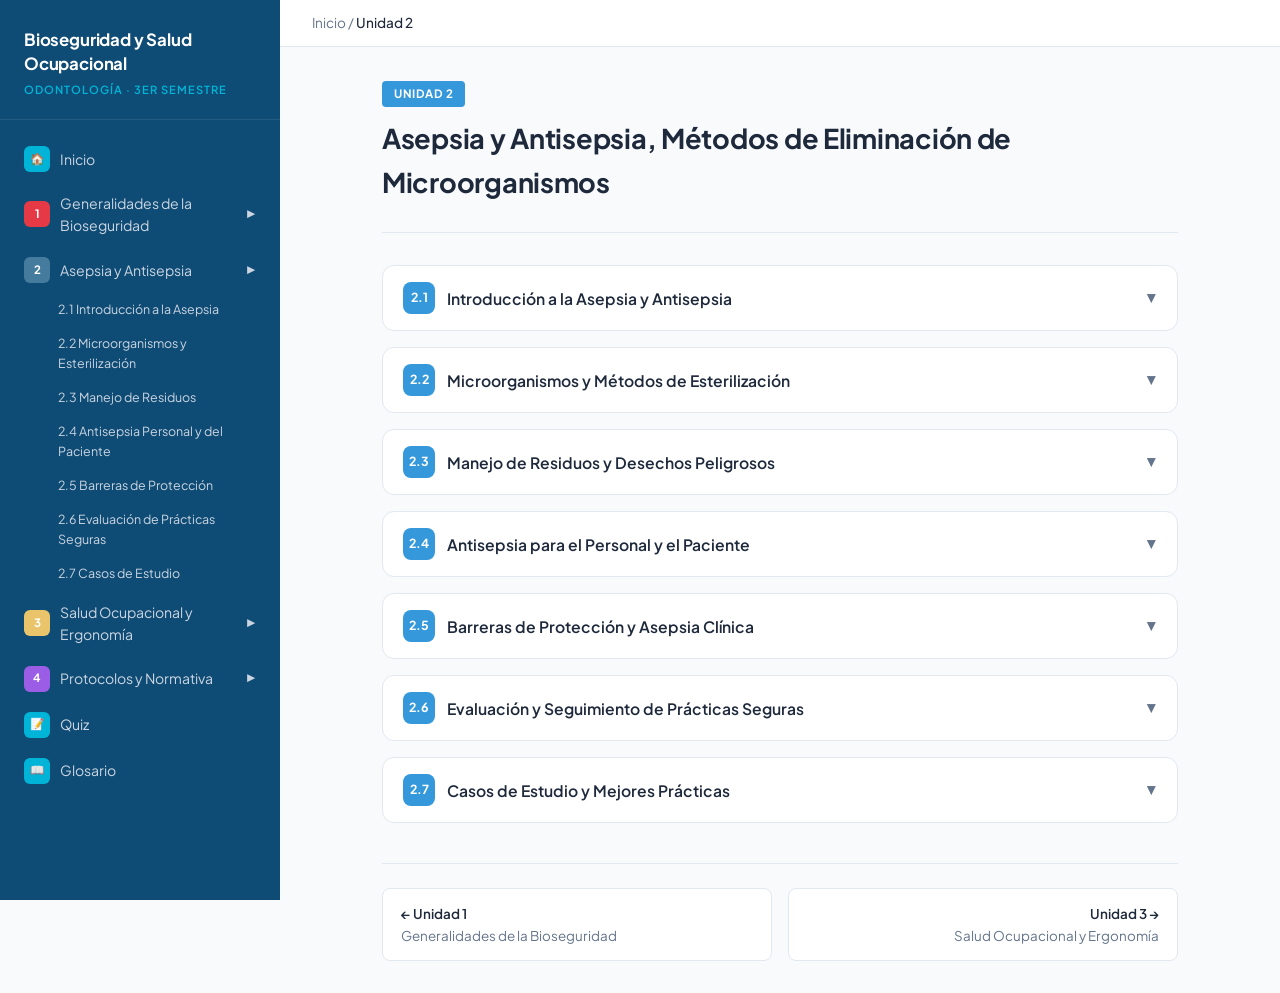
<file: pages/unidad2.html>
<!DOCTYPE html>
<html lang="es">
<head>
  <meta charset="UTF-8">
  <meta name="viewport" content="width=device-width, initial-scale=1.0">
  <title>Unidad 2: Asepsia y Antisepsia</title>
  <link rel="preconnect" href="https://fonts.googleapis.com">
  <link rel="preconnect" href="https://fonts.gstatic.com" crossorigin>
  <link href="https://fonts.googleapis.com/css2?family=Plus+Jakarta+Sans:wght@400;500;600;700&display=swap" rel="stylesheet">
  <link rel="stylesheet" href="../css/style.css">
</head>
<body>
  <aside class="sidebar" id="sidebar">
    <div class="sidebar-header">
      <h1>Bioseguridad y Salud Ocupacional</h1>
      <div class="subtitle">Odontología · 3er Semestre</div>
    </div>
    <nav>
      <ul>
        <li><a href="../index.html"><span class="unit-icon special">🏠</span> Inicio</a></li>
        <li>
          <a href="#" class="toggle-unit" data-unit="1">
            <span class="unit-icon u1">1</span> Generalidades de la Bioseguridad
            <span class="chevron">▶</span>
          </a>
          <ul class="subtopics" id="sub-1">
            <li><a href="unidad1.html#s1-1">1.1 Introducción a la Bioseguridad</a></li>
            <li><a href="unidad1.html#s1-2">1.2 Equipo de Protección Personal</a></li>
            <li><a href="unidad1.html#s1-3">1.3 Selección del EPP · Lavado de Manos</a></li>
            <li><a href="unidad1.html#s1-4">1.4 Accidentes e Incidentes</a></li>
          </ul>
        </li>
        <li>
          <a href="#" class="toggle-unit" data-unit="2">
            <span class="unit-icon u2">2</span> Asepsia y Antisepsia
            <span class="chevron">▶</span>
          </a>
          <ul class="subtopics open" id="sub-2">
            <li><a href="#s2-1">2.1 Introducción a la Asepsia</a></li>
            <li><a href="#s2-2">2.2 Microorganismos y Esterilización</a></li>
            <li><a href="#s2-3">2.3 Manejo de Residuos</a></li>
            <li><a href="#s2-4">2.4 Antisepsia Personal y del Paciente</a></li>
            <li><a href="#s2-5">2.5 Barreras de Protección</a></li>
            <li><a href="#s2-6">2.6 Evaluación de Prácticas Seguras</a></li>
            <li><a href="#s2-7">2.7 Casos de Estudio</a></li>
          </ul>
        </li>
        <li>
          <a href="#" class="toggle-unit" data-unit="3">
            <span class="unit-icon u3">3</span> Salud Ocupacional y Ergonomía
            <span class="chevron">▶</span>
          </a>
          <ul class="subtopics" id="sub-3">
            <li><a href="unidad3.html#s3-1">3.1 Introducción a la Salud Ocupacional</a></li>
            <li><a href="unidad3.html#s3-2">3.2 Prevención de Riesgos</a></li>
            <li><a href="unidad3.html#s3-3">3.3 Ergonomía Odontológica</a></li>
          </ul>
        </li>
        <li>
          <a href="#" class="toggle-unit" data-unit="4">
            <span class="unit-icon u4">4</span> Protocolos y Normativa
            <span class="chevron">▶</span>
          </a>
          <ul class="subtopics" id="sub-4">
            <li><a href="unidad4.html#s4-1">4.1 Protocolos de Ergonomía</a></li>
            <li><a href="unidad4.html#s4-2">4.2 Normativas Legales</a></li>
            <li><a href="unidad4.html#s4-3">4.3 Reglamento del MSP</a></li>
            <li><a href="unidad4.html#s4-4">4.4 Protocolo y Código Púrpura</a></li>
          </ul>
        </li>
        <li><a href="../quizzes.html"><span class="unit-icon special">📝</span> Quiz</a></li>
        <li><a href="../glossary.html"><span class="unit-icon special">📖</span> Glosario</a></li>
      </ul>
    </nav>
  </aside>

  <div class="overlay" id="overlay"></div>

  <div class="main">
    <div class="topbar">
      <button class="menu-toggle" id="menuToggle">☰</button>
      <div class="breadcrumb">Inicio / <span>Unidad 2</span></div>
    </div>

    <div class="content">
      <div class="page-header">
        <span class="unit-tag" style="background:#3498db;">Unidad 2</span>
        <h1>Asepsia y Antisepsia, Métodos de Eliminación de Microorganismos</h1>
      </div>

      <div class="topic-section" id="s2-1">
        <div class="topic-header">
          <div class="topic-num" style="background:#3498db;">2.1</div>
          <h2>Introducción a la Asepsia y Antisepsia</h2>
          <span class="toggle">▼</span>
        </div>
        <div class="topic-body">
          <div class="topic-content">
            <div class="definition"><strong>Asepsia:</strong> Del griego "a-" (sin) y "sepsis" (enfermedad o putrefacción). Conjunto de métodos, técnicas y procedimientos destinados a prevenir la contaminación por microorganismos, manteniendo un ambiente, materiales y superficies libres de infección. Incluye técnicas mecánicas (lavado y fricción), físicas (esterilización por calor) y químicas (desinfección con agentes antimicrobianos).</div>

            <div class="definition"><strong>Antisepsia:</strong> Uso de agentes químicos denominados antisépticos sobre tejidos vivos (piel, mucosas) con el objetivo de destruir o inhibir el crecimiento de microorganismos patógenos. A diferencia de la desinfección, que se aplica sobre superficies inanimadas, la antisepsia se aplica directamente sobre seres vivos.</div>

            <h3>Diferencia clave entre asepsia, desinfección y esterilización</h3>
            <ul>
              <li><strong>Asepsia:</strong> PREVIENE la contaminación. Es el concepto global que abarca todas las medidas de prevención.</li>
              <li><strong>Desinfección:</strong> ELIMINA la mayoría de patógenos de superficies inanimadas, pero NO garantiza la eliminación de esporas bacterianas.</li>
              <li><strong>Esterilización:</strong> DESTRUYE toda forma de vida microbiana, incluidas las esporas bacterianas. Representa el nivel más alto de seguridad.</li>
            </ul>

            <h3>¿Por qué la odontología genera mayor riesgo?</h3>
            <p>La odontología tiene una característica que la distingue de otras especialidades médicas: genera <strong>aerosoles intraorales</strong>. Cuando el turbine dental, el ultrasonido o el fisurador tocan la superficie del diente, se produce una nebulización de saliva, sangre, placa bacteriana y restos de tejido que se dispersa como aerosol fino alrededor del campo de trabajo.</p>

            <p>Estudios han demostrado que estos aerosoles contienen entre 10,000 y 100,000 bacterias por pieza cúbica de aire inhalado y alcanzan hasta dos metros del punto de contacto. Las partículas más finas se mantienen en el aire hasta sesenta minutos.</p>

            <p>Además, la cavidad oral alberga más de 700 especies bacterianas, incluyendo microorganismos potencialmente patógenos. El contacto directo con mucosas del paciente es inevitable en prácticamente todos los procedimientos.</p>

            <h3>Evolución histórica de la asepsia y la antisepsia</h3>
            <img src="../img/historia-asepsia.svg" alt="Evolución histórica de la asepsia" style="width:100%;max-width:750px;margin:10px auto;display:block;">
            <ul>
              <li><strong>1847 — Ignaz Semmelweis:</strong> Médico húngaro que observó que la mortalidad por fiebre puerperal era del 18% en la sala atendida por médicos, frente al 2% en la atendida por comadronas. Demostró que el lavado de manos con cloruro de cal reducía la mortalidad, sentando las bases de la asepsia médica.</li>
              <li><strong>1867 — Joseph Lister:</strong> Introdujo la antisepsia quirúrgica utilizando ácido fenico, demostrando que la eliminación de microorganismos del campo quirúrgico era posible y podía prevenir las infecciones postoperatorias.</li>
              <li><strong>Principios del siglo XX:</strong> Desarrollo de los primeros métodos de esterilización por vapor a presión (autoclave), que se convirtió en el estándar de oro para la esterilización de instrumental médico y odontológico.</li>
              <li><strong>1983 — CDC:</strong> Publicación de las Precauciones Universales, que establecieron que toda sangre debía tratarse como potencialmente infecciosa, transformando las prácticas de asepsia en odontología.</li>
            </ul>
          </div>
        </div>
      </div>

      <div class="topic-section" id="s2-2">
        <div class="topic-header">
          <div class="topic-num" style="background:#3498db;">2.2</div>
          <h2>Microorganismos y Métodos de Esterilización</h2>
          <span class="toggle">▼</span>
        </div>
        <div class="topic-body">
          <div class="topic-content">
            <h3>Microorganismos relevantes en odontología</h3>
            <ul>
              <li><strong>Bacterias:</strong> Streptococcus mutans (agente causal de la caries dental), Porphyromonas gingivalis (asociada a la periodontitis crónica), Staphylococcus aureus (infecciones de tejidos blandos), Mycobacterium tuberculosis (transmisión por vía aérea durante procedimientos con aerosoles).</li>
              <li><strong>Virus:</strong> HBV (sobrevive 7 días en superficies secas, 6-30% de transmisión por pinchazo), HCV (1.8%, sin vacuna), HIV (0.3%, impacto grave), HSV (contacto directo con lesiones activas), SARS-CoV-2 (transformó los protocolos de protección).</li>
              <li><strong>Hongos:</strong> Candida albicans (candidiasis oral en pacientes inmunodeprimidos, portadores de prótesis).</li>
              <li><strong>Priones:</strong> Proteínas infecciosas extremadamente resistentes a la esterilización convencional.</li>
            </ul>

            <h3>Métodos de esterilización</h3>
            <ul>
              <li><strong>Autoclave (vapor a presión):</strong> 121°C a 15 libras/pulg² durante 15-30 minutos, o 134°C a 30 libras durante 4-7 minutos. Es el método más usado en odontología. El vapor de agua saturado bajo presión penetra y destruye todas las formas de vida, incluidas esporas.</li>
              <li><strong>Calor seco (estufa):</strong> 160-170°C durante 1-2 horas. Se utiliza para material que no resiste la humedad del vapor, como polvos y aceites. Tiene menor capacidad de penetración que el vapor.</li>
              <li><strong>Óxido de etileno:</strong> Gas esterilizante a 37-63°C durante 1-6 horas. Para material sensible al calor (endoscopios, plásticos). Requiere aireación post-ciclo de 12-24 horas para eliminar residuos tóxicos.</li>
              <li><strong>Plasma de peróxido de hidrógeno:</strong> Temperatura baja, ciclos rápidos. Para instrumental delicado y dispositivos electrónicos.</li>
            </ul>

            <h3>Control y monitoreo de la esterilización</h3>
            <ul>
              <li><strong>Indicadores químicos:</strong> Tiras que cambian de color según las condiciones de tiempo y temperatura. Confirmación visual de que el ciclo se completó.</li>
              <li><strong>Indicadores biológicos:</strong> Bacillus stearothermophilus en ampolletas. Siembra post-ciclo: sin crecimiento = esterilización exitosa. Es la prueba definitiva.</li>
              <li><strong>Control de carga:</strong> No sobrecargar la autoclave. El vapor debe circular entre los instrumentos.</li>
            </ul>
          </div>
        </div>
      </div>

      <div class="topic-section" id="s2-3">
        <div class="topic-header">
          <div class="topic-num" style="background:#3498db;">2.3</div>
          <h2>Manejo de Residuos y Desechos Peligrosos</h2>
          <span class="toggle">▼</span>
        </div>
        <div class="topic-body">
          <div class="topic-content">
            <h3>Niveles de desinfección</h3>
            <img src="../img/niveles-desinfeccion.svg" alt="Niveles de desinfección" style="width:100%;max-width:750px;margin:10px auto;display:block;">
            <ul>
              <li><strong>Nivel bajo:</strong> Hipoclorito 0.1-0.5%, alcohol 70%. Elimina bacterias vegetativas y algunos virus lipofílicos. Para superficies de baja contaminación.</li>
              <li><strong>Nivel medio:</strong> Hipoclorito 0.5-1%, amonio cuaternario. Elimina bacterias, hongos, virus (incluidos no lipofílicos como HBV), pero NO esporas.</li>
              <li><strong>Nivel alto:</strong> Glutaraldehído 2%, peróxido de hidrógeno 6%. Elimina todo excepto esporas. Para equipos críticos.</li>
            </ul>

            <h3>Clasificación de residuos (MSP Ecuador)</h3>
            <img src="../img/clasificacion-residuos.svg" alt="Clasificación de residuos biosanitarios" style="width:100%;max-width:750px;margin:10px auto;display:block;">
            <ul>
              <li><strong>Infecciosos (Contenedor Rojo):</strong> Gasas, guantes, material contaminado con sangre o fluidos.</li>
              <li><strong>Cortopunzantes (Contenedor Amarillo):</strong> Agujas, bisturís, brocas, limas. Container rígido irrompible, nunca llenar más de ¾.</li>
              <li><strong>Químicos (Contenedor Gris):</strong> Solventes, amalgama, reactivos, ácidos.</li>
              <li><strong>Farmacéuticos (Contenedor Azul):</strong> Medicamentos vencidos, antibióticos no utilizados.</li>
              <li><strong>Generales (Contenedor Negro):</strong> Papel, cartón, envases no contaminados.</li>
            </ul>

            <h3>Protocolos de limpieza y desinfección</h3>
            <ul>
              <li><strong>Superficies de trabajo:</strong> Detergente neutro → hipoclorito 0.5% → enjuagar → secar. Frecuencia: entre cada paciente.</li>
              <li><strong>Instrumental contaminado:</strong> Remoción de restos orgánicos → enjuague → secado → empaque → autoclave. Nunca esterilizar instrumental sucio.</li>
              <li><strong>Pisos:</strong> Detergente neutro diariamente → hipoclorito 0.5% al finalizar la jornada.</li>
            </ul>
          </div>
        </div>
      </div>

      <div class="topic-section" id="s2-4">
        <div class="topic-header">
          <div class="topic-num" style="background:#3498db;">2.4</div>
          <h2>Antisepsia para el Personal y el Paciente</h2>
          <span class="toggle">▼</span>
        </div>
        <div class="topic-body">
          <div class="topic-content">
            <h3>Principales antisépticos</h3>
            <ul>
              <li><strong>Clorhexidina:</strong> 0.12% (enjuague bucal), 2% (lavado de manos/preparación de piel). Espectro: bacterias Gram+ y Gram-, algunos hongos y virus. Ventaja: efecto residual hasta 6 horas. Limitación: no elimina esporas.</li>
              <li><strong>Yodopovidona:</strong> 1-10% (preparación de piel), 7.5% (lavado quirúrgico). Espectro amplio incluyendo esporas. Limitación: puede causar irritación; contraindicada en hipertiroidismo.</li>
              <li><strong>Alcohol etílico 70%:</strong> Desnaturaliza proteínas y disuelve lípidos. Efectivo contra bacterias, hongos, virus lipofílicos. No tiene efecto residual (se evapora rápidamente).</li>
              <li><strong>Glutaraldehído 2%:</strong> Nivel alto. Para equipos termolábiles. Tóxico: requiere áreas ventiladas.</li>
            </ul>

            <h3>Protocolo de antisepsia</h3>
            <ul>
              <li><strong>Preoperatoria personal:</strong> Lavado quirúrgico 2-5 minutos con jabón antiséptico → toallas estériles → guantes estériles.</li>
              <li><strong>Preoperatoria paciente:</strong> Yodopovidona 10% o clorhexidina 2% en zona de inyección. Enjuague con clorhexidina 0.12%.</li>
              <li><strong>Postoperatoria:</strong> Lavado de manos → retiro secuencial EPP → desinfección de superficies → clasificación de residuos.</li>
            </ul>
          </div>
        </div>
      </div>

      <div class="topic-section" id="s2-5">
        <div class="topic-header">
          <div class="topic-num" style="background:#3498db;">2.5</div>
          <h2>Barreras de Protección y Asepsia Clínica</h2>
          <span class="toggle">▼</span>
        </div>
        <div class="topic-body">
          <div class="topic-content">
            <h3>Sistema de barreras</h3>
            <ul>
              <li><strong>Fundas y envolturas:</strong> Para empaquetar instrumental. Permiten entrada de vapor y mantienen esterilidad.</li>
              <li><strong>Protectores de superficies:</strong> Plásticos o compresas para sillón, mesa, equipos. Cambiar entre cada paciente.</li>
              <li><strong>Campos estériles:</strong> Para cirugía oral. Crean zona de trabajo estéril alrededor del campo quirúrgico.</li>
              <li><strong>Recubrimientos de equipos:</strong> Fundas para succión, luz dental, pieza de mano.</li>
            </ul>

            <h3>Cadena de esterilización (9 pasos)</h3>
            <img src="../img/cadena-esterilizacion.svg" alt="Cadena de esterilización" style="width:100%;max-width:750px;margin:10px auto;display:block;">
            <ol>
              <li><strong>Uso:</strong> El instrumental se contamina con sangre y saliva del paciente.</li>
              <li><strong>Transporte:</strong> En recipiente cerrado hasta la zona de procesamiento.</li>
              <li><strong>Limpieza:</strong> Remoción mecánica de restos orgánicos con detergente enzimático. <em>Paso crítico: los restos protegen a los microorganismos del agente esterilizante.</em></li>
              <li><strong>Enjuague:</strong> Con agua destilada para remover residuos de detergente.</li>
              <li><strong>Secado:</strong> Con toallas de papel o aire comprimido.</li>
              <li><strong>Inspección y empaque:</strong> Verificar limpieza, empacar en material adecuado con indicador químico.</li>
              <li><strong>Esterilización:</strong> En autoclave según parámetros establecidos.</li>
              <li><strong>Almacenamiento:</strong> En armario limpio, seco y cerrado.</li>
              <li><strong>Uso:</strong> Con técnica aséptica, verificando integridad del empaque.</li>
            </ol>

            <div class="highlight"><strong>Caso clínico — Extracción dental:</strong> EPP completo + campo estéril + instrumental esterilizado en bandeja estéril + aspiración continua + residuos cortopunzantes en container amarillo inmediatamente.</div>
          </div>
        </div>
      </div>

      <div class="topic-section" id="s2-6">
        <div class="topic-header">
          <div class="topic-num" style="background:#3498db;">2.6</div>
          <h2>Evaluación y Seguimiento de Prácticas Seguras</h2>
          <span class="toggle">▼</span>
        </div>
        <div class="topic-body">
          <div class="topic-content">
            <p>La evaluación y el seguimiento de las prácticas de asepsia y antisepsia permiten que los protocolos se cumplan de manera consistente. Sin monitoreo, los estándares de seguridad se degradan sin que el personal lo note.</p>

            <h3>Inspecciones periódicas del consultorio</h3>
            <ul>
              <li><strong>Diaria:</strong> Verificar estado de contenedores de residuos, limpieza de superficies, funcionamiento de la autoclave.</li>
              <li><strong>Semanal:</strong> Revisión de instrumental esterilizado (integridad de empaques, fechas de caducidad), stock de EPP y productos de limpieza.</li>
              <li><strong>Mensual:</strong> Calibración de indicadores biológicos, mantenimiento preventivo de equipos, revisión de protocolos.</li>
              <li><strong>Anual:</strong> Auditoría completa de bioseguridad, actualización de protocolos según normativa vigente.</li>
            </ul>

            <h3>Fichas de observación y control</h3>
            <ul>
              <li><strong>Ficha de limpieza:</strong> Registro diario de áreas limpiadas, desinfectadas, responsable y hora.</li>
              <li><strong>Ficha de esterilización:</strong> Control de cada ciclo de autoclave: fecha, número de carga, tipo de indicador, resultado.</li>
              <li><strong>Ficha de residuos:</strong> Registro de clasificación, llenado y retiro de contenedores.</li>
              <li><strong>Ficha de EPP:</strong> Inventario de existencias, fechas de caducidad, registro de distribución.</li>
            </ul>

            <h3>Indicadores de calidad</h3>
            <ul>
              <li><strong>Resultado de indicadores biológicos:</strong> Porcentaje de ciclos exitosos (meta: 100%).</li>
              <li><strong>Tiempo de respuesta ante AEE:</strong> Desde el accidente hasta la atención inicial.</li>
              <li><strong>Cobertura de vacunación:</strong> Porcentaje de personal con esquema completo.</li>
              <li><strong>Cumplimiento de protocolos:</strong> Resultados de observaciones directas.</li>
            </ul>

            <h3>Retroalimentación al personal</h3>
            <ul>
              <li>Reuniones mensuales de revisión de prácticas.</li>
              <li>Retroalimentación inmediata ante observaciones de incumplimiento.</li>
              <li>Capacitación de refuerzo cuando los indicadores muestran desviaciones.</li>
              <li>Reconocimiento de buenas prácticas para fomentar la cultura de seguridad.</li>
            </ul>
          </div>
        </div>
      </div>

      <div class="topic-section" id="s2-7">
        <div class="topic-header">
          <div class="topic-num" style="background:#3498db;">2.7</div>
          <h2>Casos de Estudio y Mejores Prácticas</h2>
          <span class="toggle">▼</span>
        </div>
        <div class="topic-body">
          <div class="topic-content">
            <p>Analizar casos clínicos permite aplicar los conceptos teóricos en situaciones reales y desarrollar habilidades de razonamiento clínico.</p>

            <h3>Caso 1: Infección cruzada por instrumental no esterilizado</h3>
            <div class="definition"><strong>Situación:</strong> Un paciente desarrolla absceso periodontal después de una limpieza dental. Se descubre que el ultrasonido fue utilizado sin pasar por el proceso completo de esterilización (se omitió la limpieza previa con detergente enzimático).</div>
            <ul>
              <li><strong>Causa raíz:</strong> Omisión del paso 3 de la cadena de esterilización. Los restos orgánicos protegieron a las bacterias del agente esterilizante.</li>
              <li><strong>Medida correctiva:</strong> Capacitación sobre la importancia de la limpieza previa, implementación de checklist.</li>
              <li><strong>Lección:</strong> La limpieza es el paso más crítico de la cadena de esterilización. Sin ella, la autoclave puede no ser efectiva.</li>
            </ul>

            <h3>Caso 2: Contaminación por cambio inadecuado de guantes</h3>
            <div class="definition"><strong>Situación:</strong> Un odontólogo atiende a tres pacientes consecutivos sin cambiar los guantes entre procedimientos.</div>
            <ul>
              <li><strong>Causa raíz:</strong> Acto subestándar — reutilización de material descartable.</li>
              <li><strong>Medida correctiva:</strong> Capacitación, supervisión, contenedores accesibles.</li>
              <li><strong>Lección:</strong> Los guantes son de uso único. El cambio entre cada paciente es obligatorio.</li>
            </ul>

            <h3>Caso 3: Pinchazo por manejo inadecuado de residuos</h3>
            <div class="definition"><strong>Situación:</strong> Un asistente sufre un pinchazo al manipular una jeringa depositada en un contenedor general en lugar del de cortopunzantes.</div>
            <ul>
              <li><strong>Causa raíz:</strong> Condición subestándar — contenedor inadecuado en la zona de trabajo.</li>
              <li><strong>Medida correctiva:</strong> Colocar contenedores de cortopunzantes en cada zona de procedimiento.</li>
              <li><strong>Lección:</strong> Los contenedores de cortopunzantes deben estar al alcance de la mano donde se utilize instrumental filoso.</li>
            </ul>

            <div class="highlight"><strong>Mejores prácticas:</strong> Establecer rutinas de verificación antes de cada procedimiento, utilizar checklists para la cadena de esterilización, y fomentar una cultura de reporte no punitivo de incidentes y "casi accidentes".</div>
          </div>
        </div>
      </div>

      <div class="unit-nav">
        <a href="unidad1.html">
          <span class="label">← Unidad 1</span>
          <span>Generalidades de la Bioseguridad</span>
        </a>
        <a href="unidad3.html" class="next">
          <span class="label">Unidad 3 →</span>
          <span>Salud Ocupacional y Ergonomía</span>
        </a>
      </div>
    </div>
  </div>

  <script src="../js/main.js"></script>
</body>
</html>
</file>
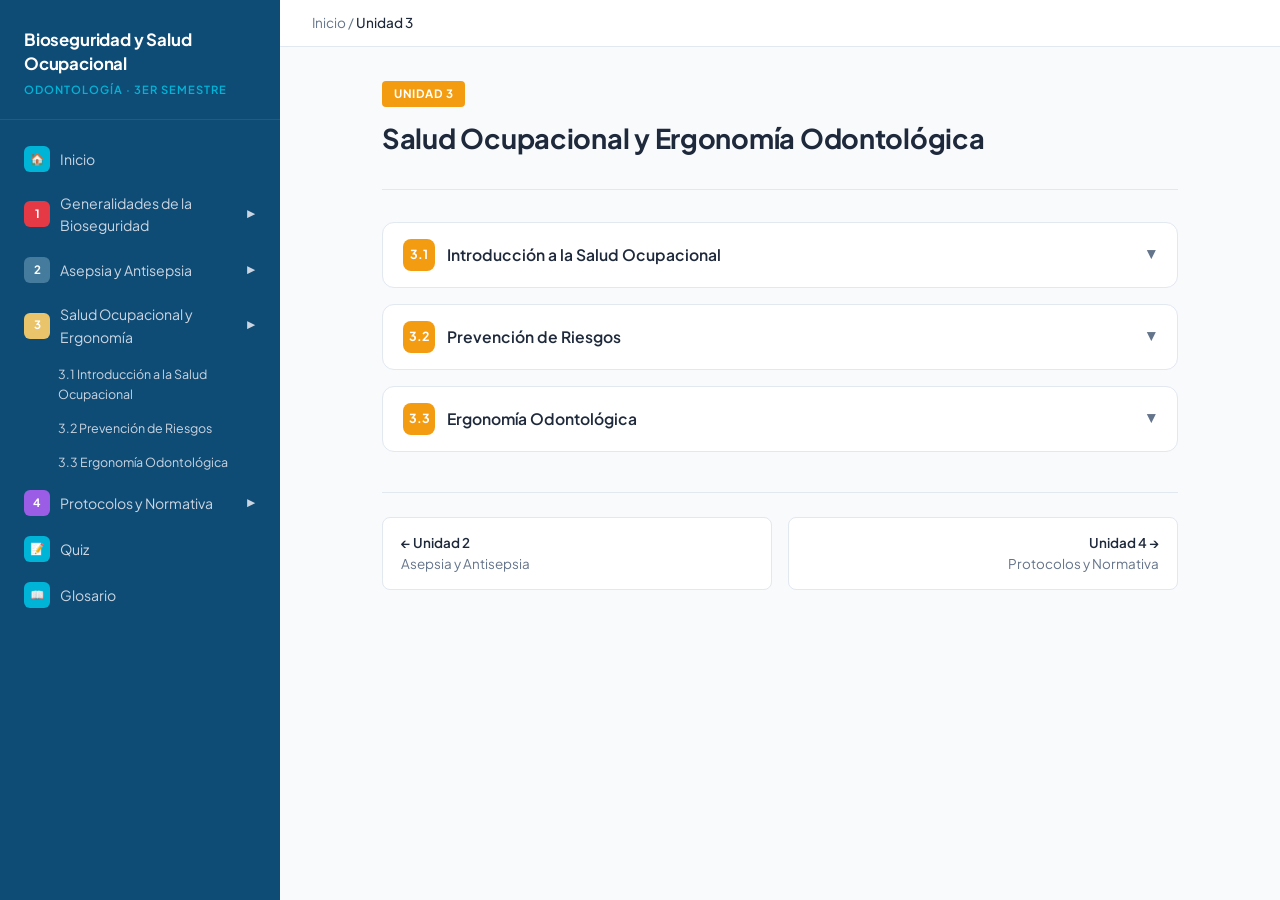
<file: pages/unidad3.html>
<!DOCTYPE html>
<html lang="es">
<head>
  <meta charset="UTF-8">
  <meta name="viewport" content="width=device-width, initial-scale=1.0">
  <title>Unidad 3: Salud Ocupacional y Ergonomía</title>
  <link rel="preconnect" href="https://fonts.googleapis.com">
  <link rel="preconnect" href="https://fonts.gstatic.com" crossorigin>
  <link href="https://fonts.googleapis.com/css2?family=Plus+Jakarta+Sans:wght@400;500;600;700&display=swap" rel="stylesheet">
  <link rel="stylesheet" href="../css/style.css">
</head>
<body>
  <aside class="sidebar" id="sidebar">
    <div class="sidebar-header">
      <h1>Bioseguridad y Salud Ocupacional</h1>
      <div class="subtitle">Odontología · 3er Semestre</div>
    </div>
    <nav>
      <ul>
        <li><a href="../index.html"><span class="unit-icon special">🏠</span> Inicio</a></li>
        <li>
          <a href="#" class="toggle-unit" data-unit="1">
            <span class="unit-icon u1">1</span> Generalidades de la Bioseguridad
            <span class="chevron">▶</span>
          </a>
          <ul class="subtopics" id="sub-1">
            <li><a href="unidad1.html#s1-1">1.1 Introducción a la Bioseguridad</a></li>
            <li><a href="unidad1.html#s1-2">1.2 Equipo de Protección Personal</a></li>
            <li><a href="unidad1.html#s1-3">1.3 Selección del EPP · Lavado de Manos</a></li>
            <li><a href="unidad1.html#s1-4">1.4 Accidentes e Incidentes</a></li>
          </ul>
        </li>
        <li>
          <a href="#" class="toggle-unit" data-unit="2">
            <span class="unit-icon u2">2</span> Asepsia y Antisepsia
            <span class="chevron">▶</span>
          </a>
          <ul class="subtopics" id="sub-2">
            <li><a href="unidad2.html#s2-1">2.1 Introducción a la Asepsia</a></li>
            <li><a href="unidad2.html#s2-2">2.2 Microorganismos y Esterilización</a></li>
            <li><a href="unidad2.html#s2-3">2.3 Manejo de Residuos</a></li>
            <li><a href="unidad2.html#s2-4">2.4 Antisepsia Personal y del Paciente</a></li>
            <li><a href="unidad2.html#s2-5">2.5 Barreras de Protección</a></li>
            <li><a href="unidad2.html#s2-6">2.6 Evaluación de Prácticas Seguras</a></li>
            <li><a href="unidad2.html#s2-7">2.7 Casos de Estudio</a></li>
          </ul>
        </li>
        <li>
          <a href="#" class="toggle-unit" data-unit="3">
            <span class="unit-icon u3">3</span> Salud Ocupacional y Ergonomía
            <span class="chevron">▶</span>
          </a>
          <ul class="subtopics open" id="sub-3">
            <li><a href="#s3-1">3.1 Introducción a la Salud Ocupacional</a></li>
            <li><a href="#s3-2">3.2 Prevención de Riesgos</a></li>
            <li><a href="#s3-3">3.3 Ergonomía Odontológica</a></li>
          </ul>
        </li>
        <li>
          <a href="#" class="toggle-unit" data-unit="4">
            <span class="unit-icon u4">4</span> Protocolos y Normativa
            <span class="chevron">▶</span>
          </a>
          <ul class="subtopics" id="sub-4">
            <li><a href="unidad4.html#s4-1">4.1 Protocolos de Ergonomía</a></li>
            <li><a href="unidad4.html#s4-2">4.2 Normativas Legales</a></li>
            <li><a href="unidad4.html#s4-3">4.3 Reglamento del MSP</a></li>
            <li><a href="unidad4.html#s4-4">4.4 Protocolo y Código Púrpura</a></li>
          </ul>
        </li>
        <li><a href="../quizzes.html"><span class="unit-icon special">📝</span> Quiz</a></li>
        <li><a href="../glossary.html"><span class="unit-icon special">📖</span> Glosario</a></li>
      </ul>
    </nav>
  </aside>

  <div class="overlay" id="overlay"></div>

  <div class="main">
    <div class="topbar">
      <button class="menu-toggle" id="menuToggle">☰</button>
      <div class="breadcrumb">Inicio / <span>Unidad 3</span></div>
    </div>

    <div class="content">
      <div class="page-header">
        <span class="unit-tag" style="background:#f39c12;">Unidad 3</span>
        <h1>Salud Ocupacional y Ergonomía Odontológica</h1>
      </div>

      <!-- ===== 3.1 INTRODUCCIÓN ===== -->
      <div class="topic-section" id="s3-1">
        <div class="topic-header">
          <div class="topic-num" style="background:#f39c12;">3.1</div>
          <h2>Introducción a la Salud Ocupacional</h2>
          <span class="toggle">▼</span>
        </div>
        <div class="topic-body">
          <div class="topic-content">
            <div class="definition"><strong>Salud Ocupacional (OMS):</strong> Rama de la salud pública dedicada a promover y mantener el más alto grado de bienestar físico, mental y social de los trabajadores en todas las ocupaciones. Incluye la prevención de enfermedades laborales, la protección contra riesgos y la adaptación del trabajo a las capacidades humanas.</div>

            <p>En odontología, la salud ocupacional adquiere especial relevancia porque los profesionales están expuestos simultáneamente a riesgos biológicos (sangre, saliva, aerosoles), químicos (amalgama, formaldehído), físicos (radiaciones, ruido), ergonómicos (posturas mantenidas) y psicosociales (estrés, burnout). Esta combinación de factores hace que la prevención sea un componente esencial de la práctica odontológica.</p>

            <h3>Marco legal en Ecuador</h3>
            <ul>
              <li><strong>Constitución de la República (2008):</strong> Art. 328 — derecho al trabajo en condiciones dignas, justas y adecuadas, en un ambiente sano y seguro. Este artículo eleva la seguridad laboral a categoría de derecho fundamental.</li>
              <li><strong>Ley Orgánica de Seguridad y Salud en el Trabajo:</strong> Establece las obligaciones del empleador (proporcionar EPP, capacitar, investigar accidentes) y los derechos del trabajador (capacitación continua, protección, atención inmediata ante accidentes).</li>
              <li><strong>DS-2013 (Reglamento de SST):</strong> Instrumento normativo más específico. Obliga a: evaluación de riesgos (periódica y documentada), plan de prevención, capacitación continua, investigación de accidentes e incidentes, comités de SST, vigilancia médica y registros de seguridad.</li>
              <li><strong>Acuerdos Ministeriales del MSP:</strong> Protocolos de bioseguridad, reglamento de residuos, Kit Púrpura y normas técnicas específicas para establecimientos de salud.</li>
            </ul>

            <h3>Cinco grupos de riesgo en odontología</h3>
            <ul>
              <li><strong>Riesgo biológico:</strong> La categoría más conocida. Incluye exposición a sangre, saliva, aerosoles intraorales y fluidos corporales. Los agentes más relevantes son HBV (6-30% de transmisión por pinchazo sin vacuna), HCV (1.8%, sin vacuna), HIV (0.3%), virus del Herpes Simple y Mycobacterium tuberculosis. Los aerosoles del turbine dental alcanzan 2 metros y quedan suspendidos hasta 60 minutos.</li>
              <li><strong>Riesgo químico:</strong> La amalgama dental contiene mercurio; los vapores son neurotóxicos y se acumulan en el organismo. El formaldehído, en fijadores y formocresol, es cancerígeno. También hay solventes orgánicos (cloroformo, xileno), ácidos grabadores (ácido fosfórico al 37%), resinas compuestas y monómeros de metil metacrilato.</li>
              <li><strong>Riesgo físico:</strong> Radiaciones ionizantes de rayos X intraorales y panorámicas (requieren delantal de plomo y collar tiroideo), ruido del turbine dental (más de 80 decibelios, por encima del límite seguro de 85 dB/8h según OSHA), vibración de piezas de mano (puede causar síndrome de Raynaud), pinchazos con agujas (80% de accidentes) y descargas eléctricas.</li>
              <li><strong>Riesgo ergonómico:</strong> Posturas estáticas durante procedimientos largos, movimientos repetitivos de muñeca y dedos (especialmente en endodoncia y operatoria), alcances forzados fuera de la zona de trabajo, vibración de cuerpo entero y falta de pausas activas.</li>
              <li><strong>Riesgo psicosocial:</strong> Estrés laboral por exceso de demanda, síndrome de desgaste profesional (burnout), conflictos interpersonales, violencia laboral (agresiones físicas o verbales), sobrecarga cognitiva en procedimientos de alta precisión y conflicto trabajo-familia por horarios prolongados.</li>
            </ul>

            <h3>Evaluación de riesgos y su impacto en la salud del personal</h3>
            <p>La evaluación de riesgos es un proceso que identifica los peligros, estima la magnitud del riesgo y establece prioridades de intervención. En odontología, debe ser periódica y documentada, como exige el DS-2013.</p>

            <ul>
              <li><strong>Método:</strong> Se utiliza la fórmula Riesgo = Probabilidad × Consecuencia. La probabilidad evalúa la frecuencia de exposición y la cantidad de agentes involucrados. La consecuencia evalúa la severidad del daño.</li>
              <li><strong>Escala de probabilidad (1-5):</strong> 1 = Muy improbable (exposición ocasional), 2 = Improbable, 3 = Posible (exposición periódica), 4 = Probable (exposición frecuente), 5 = Muy probable (exposición diaria).</li>
              <li><strong>Escala de consecuencia (1-5):</strong> 1 = Sin efecto, 2 = Leve (molestia temporal), 3 = Moderada (lesión reversible), 4 = Grave (lesión irreversible), 5 = Muy grave (muerte o incapacidad permanente).</li>
              <li><strong>Nivel de riesgo:</strong> Bajo (1-4), Medio (5-9), Alto (10-15), Muy alto (16-25). Los riesgos altos y muy altos requieren acción inmediata.</li>
            </ul>

            <p>El impacto en la salud del personal odontológico se manifiesta en varias áreas:</p>
            <ul>
              <li><strong>Físico:</strong> Enfermedades infecciosas ocupacionales, lesiones musculoesqueléticas, pérdida auditiva por ruido, dermatitis por sustancias químicas.</li>
              <li><strong>Psicológico:</strong> Estrés crónico, ansiedad ante exposiciones, temor a contagio, burnout.</li>
              <li><strong>Económico:</strong> Días de incapacidad, costos de tratamiento post-exposición, primas de seguros.</li>
              <li><strong>Laboral:</strong> Reducción de productividad, absentismo, rotación de personal.</li>
            </ul>

            <p>La documentación de la evaluación de riesgos debe incluir: identificación del peligro, valoración del riesgo, medidas de control propuestas, responsable de implementación y fecha de revisión. Este registro es obligatorio según el DS-2013 y debe estar disponible para inspección.</p>
          </div>
        </div>
      </div>

      <!-- ===== 3.2 PREVENCIÓN ===== -->
      <div class="topic-section" id="s3-2">
        <div class="topic-header">
          <div class="topic-num" style="background:#f39c12;">3.2</div>
          <h2>Prevención de Riesgos</h2>
          <span class="toggle">▼</span>
        </div>
        <div class="topic-body">
          <div class="topic-content">
            <h3>Protocolo ante Accidentes de Exposición Ocupacional (AEE)</h3>
            <img src="../img/kit-purpura-pasos.svg" alt="Protocolo ante AEE" style="width:100%;max-width:750px;margin:10px auto;display:block;">

            <p>Cuando ocurre un AEE (pinchazo, salpicadura en mucosas o contacto con piel lesionada), se debe seguir este protocolo de atención inmediata:</p>

            <ol>
              <li><strong>Contener:</strong> En caso de pinchazo, no exprimir la herida porque puede aumentar la cantidad de sangre contaminada que ingresa al organismo. Dejar sangrar libremente durante 1-2 minutos para que la sangre arrastre los microorganismos hacia el exterior. Lavar con abundante agua y jabón. Si la exposición fue en mucosas oculares, irrigar con solución salina estéril durante al menos 15 minutos.</li>
              <li><strong>Reportar:</strong> Notificar inmediatamente al supervisor responsable. Documentar en el formato oficial de reporte de AEE, registrando: fecha, hora, tipo de exposición (pinchazo, salpicadura, contacto con mucosa), fuente (paciente conocido o desconocido), vía de transmisión y medidas inmediatas tomadas.</li>
              <li><strong>Evaluar:</strong> Identificar al paciente fuente (si es posible) y solicitar su consentimiento para pruebas serológicas de HIV, HBV y HCV. Evaluar la profundidad de la herida y el volumen de exposición.</li>
              <li><strong>Kit Púrpura (PEP):</strong> Iniciar profilaxis post-exposición dentro de las primeras 72 horas, idealmente en las primeras 2 horas. La eficacia disminuye significativamente después de 72 horas.</li>
              <li><strong>Seguimiento:</strong> Serología basal (inmediata), y controles a los 3, 6 y 12 meses. Para HIV, seguimiento hasta 18 meses.</li>
            </ol>

            <h3>Kit Púrpura — Medicamentos profilácticos</h3>
            <div class="definition"><strong>Kit Púrpura:</strong> Paquete de medicamentos antirretrovirales y profilácticos del MSP Ecuador que debe administrarse al personal que sufre un AEE. Su nombre proviene del color púrpura de los contenedores de residuos infecciosos.</div>

            <ul>
              <li><strong>Para HIV:</strong> Tenofovir (300 mg/día) + Emtricitabina (200 mg/día) + Raltegravir (400 mg cada 12 horas) durante 28 días. La adherencia al tratamiento es crucial.</li>
              <li><strong>Para Hepatitis B:</strong> Si el trabajador no tiene anticuerpos protectores (anti-HBs < 10 mUI/mL), se administra Inmunoglobulina Anti-Hepatitis B (HBIG) y se inicia o refuerza el esquema de vacunación.</li>
              <li><strong>Para Hepatitis C:</strong> No existe profilaxis disponible. El manejo se limita al seguimiento serológico a los 3, 6 y 12 meses.</li>
            </ul>

            <h3>Vacunación del personal odontológico</h3>
            <ul>
              <li><strong>Hepatitis B (OBLIGATORIA):</strong> Esquema de 3 dosis (0, 1 y 6 meses) con vacuna recombinante de antígeno de superficie (HBsAg). Después del esquema, se debe verificar la seroconversión: anti-HBs ≥ 10 mUI/mL. El riesgo de contagio por pinchazo con sangre HBV+ sin vacuna es del 6-30%.</li>
              <li><strong>Influenza:</strong> Vacuna anual, preferiblemente antes de la temporada de invierno (marzo-abril en Ecuador).</li>
              <li><strong>Tétanos-difteria (Td):</strong> Refuerzo cada 10 años.</li>
              <li><strong>Otras según riesgo:</strong> Sarampión, rubéola, varicela, COVID-19.</li>
            </ul>

            <h3>Emergencias médicas en el consultorio dental</h3>
            <img src="../img/emergencias-consultorio.svg" alt="Emergencias en el consultorio dental" style="width:100%;max-width:750px;margin:10px auto;display:block;">
            <ul>
              <li><strong>Síncope (50-60% de emergencias):</strong> Desmayo causado por miedo, ansiedad, anestesia local o posición supina prolongada. Manejo: posición de Trendelenburg (decúbito supino con piernas elevadas 15-30°), oxígeno, compresión firme en puntos de presión (esternón, ángulo de la mandíbula), monitoreo de signos vitales.</li>
              <li><strong>Reacción anafiláctica:</strong> Emergencia potencialmente mortal por anestésicos locales, antibióticos u otros medicamentos. Signos: urticaria, edema de glotis, hipotensión, broncoespasmo. Tratamiento: epinefrina (adrenalina) 0.01-0.05 mg/kg IM en tercio medio del muslo, repetir cada 5-15 min. Solicitar ayuda de emergencia, oxígeno a alto flujo, posición semifowler.</li>
              <li><strong>Paro cardiorrespiratorio (PCR):</strong> Secuencia de RCP: 30 compresiones torácicas (100-120/min, profundidad 5-6 cm) intercaladas con 2 ventilaciones de rescate. Usar DEA (Desfibrilador Externo Automático) si está disponible. Mantener hasta llegada del equipo de emergencia.</li>
            </ul>
          </div>
        </div>
      </div>

      <!-- ===== 3.3 ERGONOMÍA ===== -->
      <div class="topic-section" id="s3-3">
        <div class="topic-header">
          <div class="topic-num" style="background:#f39c12;">3.3</div>
          <h2>Ergonomía Odontológica</h2>
          <span class="toggle">▼</span>
        </div>
        <div class="topic-body">
          <div class="topic-content">
            <div class="definition"><strong>Ergonomía:</strong> Del griego "ergon" (trabajo) y "nomos" (ley). Estudia la relación entre el ser humano y su entorno laboral, buscando mejorar el bienestar del trabajador y la eficiencia del sistema. En odontología, entre el 60% y 80% de los profesionales sienten dolor musculoesquelético durante su carrera.</div>

            <h3>Cinco principios ergonómicos</h3>
            <ul>
              <li><strong>1. Diseñar para las capacidades humanas:</strong> El puesto de trabajo debe adaptarse al trabajador, no al revés. Esto implica ajustar la altura del sillón, la posición del instrumental y la iluminación según las necesidades individuales.</li>
              <li><strong>2. Eliminar peligros en la fuente:</strong> Rediseñar herramientas y procesos para minimizar riesgos ergonómicos antes de que ocurran, en lugar de depender solo de la capacitación del trabajador.</li>
              <li><strong>3. Facilitar adaptación:</strong> Ajustes individuales del equipo según cada odontólogo (altura del taburete, ángulo de la lámpara, posición del instrumental).</li>
              <li><strong>4. Compensar límites:</strong> Uso de tecnología asistiva cuando la postura ideal no es alcanzable (microscopios, cámaras intraorales, sistemas de succión mejorados).</li>
              <li><strong>5. Soluciones prácticas:</strong> Cada intervención debe ser factible en el contexto específico del consultorio dental.</li>
            </ul>

            <h3>Diseño ergonómico del consultorio dental</h3>
            <img src="../img/ergonomia-consultorio.svg" alt="Diseño ergonómico del consultorio" style="width:100%;max-width:750px;margin:10px auto;display:block;">

            <ul>
              <li><strong>Sillón del paciente:</strong> Altura ajustable de 40 a 55 cm. Para maxilar inferior, posición baja (40-45 cm); para maxilar superior, posición alta (50-55 cm). Inclinación del respaldo: 15-30° para maxilar inferior.</li>
              <li><strong>Taburete del odontólogo:</strong> Base de 5 ruedas para estabilidad y movilidad. Ajuste neumático de altura. Respaldo lumbar ajustable en altura y profundidad. Sin reposabrazos para facilitar el acercamiento al paciente. Posición: ligeramente por encima del nivel del sillón del paciente.</li>
              <li><strong>Zonas de alcance:</strong> Zona primaria (15-25 cm): instrumental más utilizado (explorador, espejo, sonda). Zona secundaria (25-45 cm): instrumental de uso frecuente. Zona terciaria (>45 cm): uso ocasional.</li>
              <li><strong>Iluminación:</strong> Lámpara operatoria: 25,000-30,000 lux en el punto de trabajo, temperatura de color 5,000-5,500K (luz blanca neutra). Iluminación ambiental: ≥500 lux. Ángulo de iluminación: 60-80° para evitar sombras.</li>
            </ul>

            <h3>Lesiones musculoesqueléticas más frecuentes</h3>
            <img src="../img/lesiones-lms.svg" alt="Lesiones musculoesqueléticas en odontología" style="width:100%;max-width:750px;margin:10px auto;display:block;">
            <ul>
              <li><strong>Lumbalgia mecánica (60-70%):</strong> La más prevalente. Afecta los discos L4-L5 y L5-S1. La postura sentada genera presión intradiscal 40% mayor que la de pie, y la flexión del tronco la incrementa en un 90%. Prevención: soporte lumbar, ajuste de altura, pausas cada 60-90 minutos.</li>
              <li><strong>Cervicalgia (40-60%):</strong> Causada por la flexión lateral y anterior sostenida del cuello para ver el campo de trabajo, sobre todo en molares posteriores. Músculos afectados: trapecio superior, esternocleidomastoideo, escalenos. Se agrava con iluminación deficiente.</li>
              <li><strong>Tendinitis (20-40%):</strong> Tendinitis del manguito rotador (elevación del brazo) y tendinitis de De Quervain (pulgar, por movimientos de presión-giro). Común en odontólogos con muchas restauraciones y endodoncias.</li>
              <li><strong>Síndrome del túnel carpiano (10-15%):</strong> Compresión del nervio mediano en el canal carpiano. Se manifiesta con hormigueo, entumecimiento y dolor en pulgar, índice y medio. Puede ser incapacitante sin tratamiento.</li>
            </ul>

            <h3>Protocolo de estiramientos pre-clínica (5 minutos)</h3>
            <ol>
              <li><strong>Rotación de cuello:</strong> 10 rotaciones lentas por lado. Relaja los músculos cervicales y mejora la movilidad.</li>
              <li><strong>Inclinación lateral del cuello:</strong> Mantener 15 segundos por lado. Estira el trapecio superior.</li>
              <li><strong>Elevación de hombros:</strong> 10 repeticiones. Eleva los hombros hacia las orejas y suelta. Libera tensión en trapecios.</li>
              <li><strong>Rotación de hombros:</strong> 10 hacia adelante y 10 hacia atrás. Moviliza la articulación glenohumeral.</li>
              <li><strong>Extensión de muñecas:</strong> Mantener 15 segundos por lado. Estira flexores y extensores del antebrazo.</li>
              <li><strong>Apertura y cierre de manos:</strong> 10 repeticiones. Abre y cierra los puños vigorosamente. Mejora la circulación en las extremidades superiores.</li>
              <li><strong>Rotación de tronco:</strong> 10 repeticiones por lado. Moviliza la columna vertebral y alivia la tensión lumbar.</li>
            </ol>

            <div class="highlight">Regla 20-20-20: Cada 20 minutos, mirar un objeto a 6 metros durante 20 segundos. Pausas activas de 5-10 minutos cada 60-90 minutos.</div>

            <div class="definition"><strong>Modelo de Demanda-Control-Soporte de Karasek:</strong> El estrés laboral más dañino aparece cuando hay alta demanda (exceso de pacientes, presión de tiempo), bajo control (poca autonomía, ritmo impuesto) y bajo soporte social (aislamiento, falta de apoyo). Este perfil se asocia con más riesgo de trastornos musculoesqueléticos, enfermedad cardiovascular, burnout y absentismo.</div>

            <h3>Herramientas y accesorios ergonómicos</h3>
            <ul>
              <li><strong>Microscopio dental:</strong> Permite trabajar sin inclinar el cuello, manteniendo postura ergonómica. Reduce la fatiga visual y mejora la precisión en endodoncia y operatoria.</li>
              <li><strong>Cámara intraoral:</strong> Proyecta la imagen del campo de trabajo en un monitor, evitando que el odontólogo se incline. Reduce la flexión del cuello en un 60-80%.</li>
              <li><strong>Sistemas de succión de alta eficiencia:</strong> Reducen la necesidad de aspiración manual y mantienen el campo de trabajo limpio sin esfuerzo adicional del operador.</li>
              <li><strong>Instrumental ergonómico:</strong> Mangos con mayor diámetro (para reducir la fuerza de prensión), superficies antideslizantes, diseño que minimiza la desviación cubital de la muñeca.</li>
              <li><strong>Aspiradores de mano improved:</strong> Diseñados con agarre neutral para reducir la carga sobre los músculos del antebrazo.</li>
              <li><strong>Soportes para pies:</strong> Reposapiés ajustables que mantienen los muslos paralelos al suelo y reducen la presión lumbar.</li>
            </ul>

            <h3>Capacitación, concienciación e investigación en ergonomía</h3>
            <ul>
              <li><strong>Programas de capacitación:</strong> Talleres prácticos sobre posturas correctas, uso de herramientas ergonómicas, técnicas de estiramiento. Al inicio de la formación y refrescados periódicamente.</li>
              <li><strong>Evaluación y mejora continua:</strong> Aplicación periódica del cuestionario NORDIC y herramientas RULA/REBA para detectar cambios en la prevalencia de LMS. Los resultados se revisan en reuniones de equipo y se traducen en acciones correctivas.</li>
              <li><strong>Casos de estudio:</strong> Análisis de casos de odontólogos con lesiones por malas prácticas ergonómicas, identificando factores de riesgo e intervenciones efectivas.</li>
              <li><strong>Investigación y avances:</strong> La ergonomía odontológica evoluciona constantemente. Los avances incluyen sillas con tecnología de memoria, sistemas de posicionamiento robótico, herramientas con retroalimentación de fuerza, y estudios epidemiológicos sobre LMS en diferentes poblaciones.</li>
            </ul>
          </div>
        </div>
      </div>

      <div class="unit-nav">
        <a href="unidad2.html">
          <span class="label">← Unidad 2</span>
          <span>Asepsia y Antisepsia</span>
        </a>
        <a href="unidad4.html" class="next">
          <span class="label">Unidad 4 →</span>
          <span>Protocolos y Normativa</span>
        </a>
      </div>
    </div>
  </div>

  <script src="../js/main.js"></script>
</body>
</html>
</file>
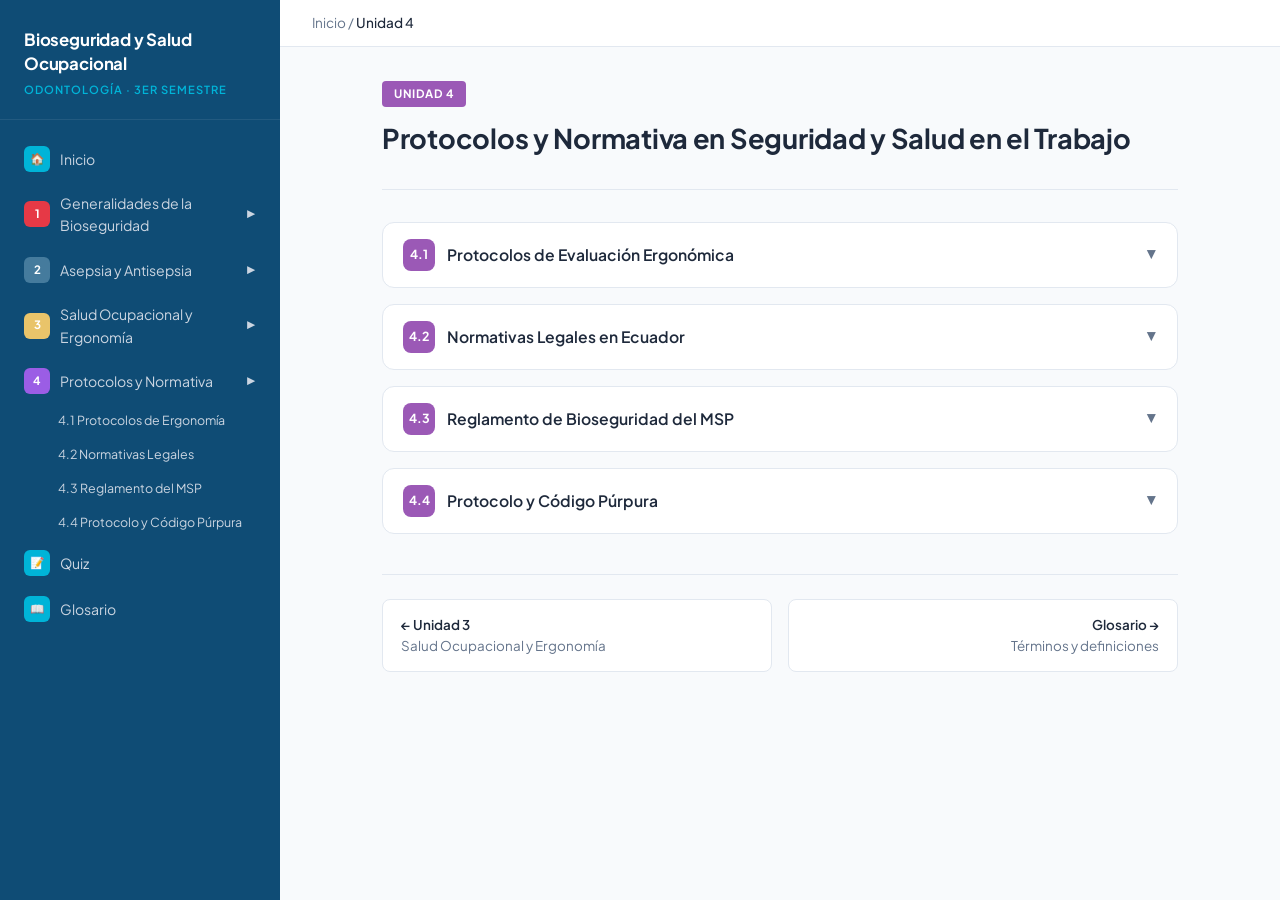
<file: pages/unidad4.html>
<!DOCTYPE html>
<html lang="es">
<head>
  <meta charset="UTF-8">
  <meta name="viewport" content="width=device-width, initial-scale=1.0">
  <title>Unidad 4: Protocolos y Normativa en SST</title>
  <link rel="preconnect" href="https://fonts.googleapis.com">
  <link rel="preconnect" href="https://fonts.gstatic.com" crossorigin>
  <link href="https://fonts.googleapis.com/css2?family=Plus+Jakarta+Sans:wght@400;500;600;700&display=swap" rel="stylesheet">
  <link rel="stylesheet" href="../css/style.css">
</head>
<body>
  <aside class="sidebar" id="sidebar">
    <div class="sidebar-header">
      <h1>Bioseguridad y Salud Ocupacional</h1>
      <div class="subtitle">Odontología · 3er Semestre</div>
    </div>
    <nav>
      <ul>
        <li><a href="../index.html"><span class="unit-icon special">🏠</span> Inicio</a></li>
        <li>
          <a href="#" class="toggle-unit" data-unit="1">
            <span class="unit-icon u1">1</span> Generalidades de la Bioseguridad
            <span class="chevron">▶</span>
          </a>
          <ul class="subtopics" id="sub-1">
            <li><a href="unidad1.html#s1-1">1.1 Introducción a la Bioseguridad</a></li>
            <li><a href="unidad1.html#s1-2">1.2 Equipo de Protección Personal</a></li>
            <li><a href="unidad1.html#s1-3">1.3 Selección del EPP · Lavado de Manos</a></li>
            <li><a href="unidad1.html#s1-4">1.4 Accidentes e Incidentes</a></li>
          </ul>
        </li>
        <li>
          <a href="#" class="toggle-unit" data-unit="2">
            <span class="unit-icon u2">2</span> Asepsia y Antisepsia
            <span class="chevron">▶</span>
          </a>
          <ul class="subtopics" id="sub-2">
            <li><a href="unidad2.html#s2-1">2.1 Introducción a la Asepsia</a></li>
            <li><a href="unidad2.html#s2-2">2.2 Microorganismos y Esterilización</a></li>
            <li><a href="unidad2.html#s2-3">2.3 Manejo de Residuos</a></li>
            <li><a href="unidad2.html#s2-4">2.4 Antisepsia Personal y del Paciente</a></li>
            <li><a href="unidad2.html#s2-5">2.5 Barreras de Protección</a></li>
            <li><a href="unidad2.html#s2-6">2.6 Evaluación de Prácticas Seguras</a></li>
            <li><a href="unidad2.html#s2-7">2.7 Casos de Estudio</a></li>
          </ul>
        </li>
        <li>
          <a href="#" class="toggle-unit" data-unit="3">
            <span class="unit-icon u3">3</span> Salud Ocupacional y Ergonomía
            <span class="chevron">▶</span>
          </a>
          <ul class="subtopics" id="sub-3">
            <li><a href="unidad3.html#s3-1">3.1 Introducción a la Salud Ocupacional</a></li>
            <li><a href="unidad3.html#s3-2">3.2 Prevención de Riesgos</a></li>
            <li><a href="unidad3.html#s3-3">3.3 Ergonomía Odontológica</a></li>
          </ul>
        </li>
        <li>
          <a href="#" class="toggle-unit" data-unit="4">
            <span class="unit-icon u4">4</span> Protocolos y Normativa
            <span class="chevron">▶</span>
          </a>
          <ul class="subtopics open" id="sub-4">
            <li><a href="#s4-1">4.1 Protocolos de Ergonomía</a></li>
            <li><a href="#s4-2">4.2 Normativas Legales</a></li>
            <li><a href="#s4-3">4.3 Reglamento del MSP</a></li>
            <li><a href="#s4-4">4.4 Protocolo y Código Púrpura</a></li>
          </ul>
        </li>
        <li><a href="../quizzes.html"><span class="unit-icon special">📝</span> Quiz</a></li>
        <li><a href="../glossary.html"><span class="unit-icon special">📖</span> Glosario</a></li>
      </ul>
    </nav>
  </aside>

  <div class="overlay" id="overlay"></div>

  <div class="main">
    <div class="topbar">
      <button class="menu-toggle" id="menuToggle">☰</button>
      <div class="breadcrumb">Inicio / <span>Unidad 4</span></div>
    </div>

    <div class="content">
      <div class="page-header">
        <span class="unit-tag" style="background:#9b59b6;">Unidad 4</span>
        <h1>Protocolos y Normativa en Seguridad y Salud en el Trabajo</h1>
      </div>

      <!-- ===== 4.1 PROTOCOLOS ERGONÓMICOS ===== -->
      <div class="topic-section" id="s4-1">
        <div class="topic-header">
          <div class="topic-num" style="background:#9b59b6;">4.1</div>
          <h2>Protocolos de Evaluación Ergonómica</h2>
          <span class="toggle">▼</span>
        </div>
        <div class="topic-body">
          <div class="topic-content">
            <p>La evaluación ergonómica es el proceso para identificar, cuantificar y evaluar los factores de riesgo en un puesto de trabajo. En odontología, los procedimientos obligan al profesional a mantener posturas estáticas prolongadas y realizar movimientos repetitivos de precisión.</p>

            <h3>Herramientas de análisis postural</h3>
            <img src="../img/cuestionario-nordic.svg" alt="Cuestionario NORDIC - regiones corporales" style="width:100%;max-width:750px;margin:10px auto;display:block;">
            <ul>
              <li><strong>RULA (Rapid Upper Limb Assessment):</strong> McAtamney y Corlett (1993). Evalúa miembros superiores: brazo (3 posiciones), antebrazo (2), muñeca (2 con desviación cubital/radial) y cuello (3). Genera puntuación de 1 a 7 con niveles de acción: nivel 1 (postura aceptable), niveles 2-3 (investigar y considerar cambios), niveles 4-6 (cambiar en plazo determinado), nivel 7 (cambiar ya). Útil en odontología porque evalúa las posturas de los miembros superiores, las más comprometidas en la práctica clínica.</li>
              <li><strong>REBA (Rapid Entire Body Assessment):</strong> Hignett y McAtamney (2000). Evalúa todo el cuerpo en dos grupos: Grupo A (tronco, cuello, piernas) y Grupo B (brazos, antebrazos, muñecas). Más sensible que RULA para detectar riesgos en posturas dinámicas y combinaciones de sentado y de pie.</li>
              <li><strong>Método OSHA:</strong> Identificación de peligros ergonómicos por observación directa. Evalúa posturas forzadas, movimientos repetitivos, vibración y carga. Escala de severidad: sin riesgo, riesgo moderado, riesgo alto. Fácil de aplicar en el consultorio.</li>
              <li><strong>Cuestionario NORDIC:</strong> Kuorinka et al. (1987). Autoevaluación de molestias musculoesqueléticas en 9 regiones corporales (cuello, hombros, espalda alta, espalda baja, codos, muñecas/manos, caderas, rodillas, tobillos). Pregunta por molestias en los últimos 12 meses, últimos 7 días, impacto en actividades diarias y absentismo. Es la herramienta epidemiológica estándar para comparar prevalencia de LMS.</li>
            </ul>

            <h3>Protocolo de evaluación ergonómica (8 pasos)</h3>
            <ol>
              <li><strong>Observación directa:</strong> Observar al odontólogo durante al menos 3 procedimientos diferentes (operatoria, endodoncia, cirugía), registrando posturas, ángulos articulares, movimientos repetitivos y alcances fuera de la zona de trabajo.</li>
              <li><strong>Documentación:</strong> Fotos y/o video del odontólogo durante los procedimientos para un análisis más detallado.</li>
              <li><strong>Evaluación postural:</strong> Aplicar RULA o REBA según el procedimiento, registrando las puntuaciones y los niveles de acción.</li>
              <li><strong>Autoevaluación del personal:</strong> Aplicar el cuestionario NORDIC a todo el personal para identificar la prevalencia de LMS y su impacto en la capacidad de trabajo.</li>
              <li><strong>Análisis de resultados:</strong> Identificar las posturas de mayor riesgo (puntuaciones RULA o REBA > 4), las articulaciones más comprometidas, la frecuencia de movimientos repetitivos y la prevalencia de síntomas.</li>
              <li><strong>Diseño del plan de intervención:</strong> Cambios en el equipo (altura del sillón, soporte lumbar), en la organización (pausas activas, distribución de tareas), en la capacitación (posturas correctas) y en el ambiente (iluminación).</li>
              <li><strong>Implementación:</strong> Ejecutar las intervenciones con la participación del personal.</li>
              <li><strong>Reevaluación:</strong> Verificar la efectividad de los cambios a los 3 meses.</li>
            </ol>
          </div>
        </div>
      </div>

      <!-- ===== 4.2 NORMATIVAS ===== -->
      <div class="topic-section" id="s4-2">
        <div class="topic-header">
          <div class="topic-num" style="background:#9b59b6;">4.2</div>
          <h2>Normativas Legales en Ecuador</h2>
          <span class="toggle">▼</span>
        </div>
        <div class="topic-body">
          <div class="topic-content">
            <h3>Jerarquía normativa</h3>
            <img src="../img/jerarquia-normativa.svg" alt="Jerarquía normativa de SST en Ecuador" style="width:100%;max-width:750px;margin:10px auto;display:block;">

            <p>La legislación ecuatoriana en materia de SST se estructura en niveles jerarquizados:</p>

            <ul>
              <li><strong>Constitución de la República (2008):</strong> Art. 328 — derecho al trabajo en condiciones dignas, justas y adecuadas, en un ambiente sano y seguro. Art. 327 — seguridad social obligatoria. Art. 3 — la salud es derecho de las personas y función prioritaria del Estado. Es la norma de máxima jerarquía.</li>
              <li><strong>Ley Orgánica de Seguridad y Salud en el Trabajo:</strong> Desarrolla los principios constitucionales. Obligaciones del empleador: proporcionar EPP adecuado, capacitar continuamente, investigar todos los accidentes e incidentes, mantener condiciones sanitarias, implementar vigilancia médica. Derechos del trabajador: capacitación, uso de EPP, reporte sin represalias, atención médica inmediata.</li>
              <li><strong>DS-2013 (Reglamento de SST):</strong> Instrumento más específico. Requisitos: evaluación de riesgos (obligatoria, periódica, documentada), plan de prevención, capacitación continua con registros, investigación de todos los eventos (accidentes, incidentes, "casi accidentes"), comité de SST (obligatorio con más de 10 trabajadores), vigilancia médica (pre-empleo y periódica), registros de seguridad.</li>
              <li><strong>Acuerdos Ministeriales del MSP:</strong> Protocolos de bioseguridad, reglamento de residuos, Kit Púrpura, normas técnicas de esterilización.</li>
              <li><strong>Código del Trabajo:</strong> Art. 148 — jornada máxima 8h/día, 40h/semana. Art. 151 — descanso 15 min en jornadas >6h. Art. 155 — descanso semanal remunerado. Art. 160 — protección de maternidad (15 semanas).</li>
            </ul>

            <h3>Permisos de funcionamiento para consultorios dentales</h3>
            <p>El permiso de funcionamiento es un documento legal obligatorio. Su obtención implica la verificación de:</p>
            <ul>
              <li><strong>Infraestructura:</strong> Según Norma Técnica del MSP (áreas mínimas, ventilación cruzada, iluminación, pisos lavables y antideslizantes).</li>
              <li><strong>Protocolos documentados:</strong> Lavado de manos, limpieza y desinfección, manejo de residuos, Kit Púrpura.</li>
              <li><strong>Personal capacitado:</strong> Certificados de formación en SST para todo el personal.</li>
              <li><strong>Equipamiento:</strong> Autoclave funcionando, aspirador dental, kit de emergencia médica, contenedores de residuos adecuados.</li>
              <li><strong>Plan de emergencia:</strong> Documentado y comunicado a todo el personal.</li>
              <li><strong>Vigilancia médica:</strong> Exámenes médicos pre-empleo y periódicos del personal.</li>
            </ul>

            <h3>Matrices de gestión en SST</h3>
            <img src="../img/miper-matriz.svg" alt="Matriz de peligros y evaluación de riesgos" style="width:100%;max-width:750px;margin:10px auto;display:block;">

            <ul>
              <li><strong>MIPER (Matriz de Identificación de Peligros y Evaluación de Riesgos):</strong> Identifica todos los peligros (biológicos, químicos, físicos, ergonómicos, psicosociales), evalúa el riesgo con Riesgo = Probabilidad × Consecuencia, y establece controles jerárquicos: 1) Eliminación, 2) Sustitución, 3) Ingeniería, 4) Administrativos, 5) EPP (última línea de defensa). Revisión anual o cuando cambien procesos, equipos o personal.</li>
              <li><strong>Matriz de Legalidad:</strong> Verifica el cumplimiento de la normativa aplicable. Enumera las normas, sus disposiciones, el estado de cumplimiento (cumplido/parcial/no cumplido) y acciones correctivas. Útil para consultorios ante inspecciones del MT o MSP.</li>
              <li><strong>Plan de Emergencia:</strong> Procedimientos documentados ante accidentes, incendios, sismos, exposiciones a sustancias peligrosas, fugas de gases. Incluye rutas de evacuación, puntos de reunión y brigadas de emergencia.</li>
            </ul>
          </div>
        </div>
      </div>

      <!-- ===== 4.3 REGLAMENTO MSP ===== -->
      <div class="topic-section" id="s4-3">
        <div class="topic-header">
          <div class="topic-num" style="background:#9b59b6;">4.3</div>
          <h2>Reglamento de Bioseguridad del MSP</h2>
          <span class="toggle">▼</span>
        </div>
        <div class="topic-body">
          <div class="topic-content">
            <h3>Instrumentos del MSP Ecuador</h3>
            <p>El Ministerio de Salud Pública tiene un sistema de normativa que regula la bioseguridad en todos los establecimientos de salud del país:</p>
            <ul>
              <li><strong>Reglamento de Bioseguridad:</strong> Marco general de obligaciones y procedimientos para todos los establecimientos de salud, público y privado. Define niveles de bioseguridad, EPP obligatorio, procedimientos de limpieza y desinfección, manejo de residuos y requisitos de capacitación.</li>
              <li><strong>Kit Púrpura:</strong> Paquete de medicamentos profilácticos para accidentes de exposición ocupacional. Contiene antirretrovirales para prevenir la transmisión de HIV, HBV y HCV.</li>
              <li><strong>Norma Técnica de Esterilización:</strong> Estandariza los procedimientos de limpieza, desinfección y esterilización con estándares de calidad verificables.</li>
              <li><strong>Reglamento de Residuos Biosanitarios:</strong> Clasificación, manejo, almacenamiento y disposición final de residuos generados en establecimientos de salud.</li>
            </ul>

            <h3>Kit Púrpura — Profilaxis post-exposición</h3>
            <div class="definition"><strong>Kit Púrpura:</strong> Paquete de medicamentos del MSP Ecuador que debe administrarse al personal de salud que sufre un AEE. Contiene antirretrovirales para prevenir la transmisión de HIV, Hepatitis B y Hepatitis C. Implementación obligatoria en todos los establecimientos de salud.</div>

            <p>Medicamentos que deben iniciarse dentro de las primeras <strong>72 horas</strong> tras el AEE (idealmente en las primeras 2 horas):</p>
            <ul>
              <li><strong>Para HIV:</strong> Tenofovir (300 mg/día) + Emtricitabina (200 mg/día) + Raltegravir (400 mg cada 12 horas) durante 28 días. La adherencia completa es crucial para la eficacia.</li>
              <li><strong>Para Hepatitis B:</strong> Si el trabajador no tiene anticuerpos protectores (anti-HBs < 10 mUI/mL), se administra Inmunoglobulina Anti-Hepatitis B (HBIG) y se inicia o refuerza el esquema de vacunación.</li>
              <li><strong>Para Hepatitis C:</strong> No existe profilaxis disponible. El manejo se limita al seguimiento serológico a los 3, 6 y 12 meses.</li>
            </ul>

            <h3>Medidas preventivas del Kit Púrpura</h3>
            <ul>
              <li>Uso obligatorio y correcto de EPP antes de cada procedimiento.</li>
              <li>Lavado de manos siguiendo la técnica de la OMS antes y después de cada paciente.</li>
              <li>Técnicas correctas de manejo de instrumental cortopunzante.</li>
              <li>Uso exclusivo de contenedores rígidos irrompibles con tapa de cierre hermético y pedal de apertura para residuos cortopunzantes.</li>
              <li>Prohibición de doblar, quebrar o manipular manualmente agujas u otros elementos cortopunzantes.</li>
              <li>Vacunación completa y verificada contra Hepatitis B.</li>
              <li>Capacitación continua del personal en técnicas de prevención de AEE.</li>
            </ul>

            <h3>Reglamento de Residuos Biosanitarios</h3>
            <p>El Reglamento de Manejo de Residuos del MSP establece un sistema de clasificación, manejo, almacenamiento y disposición final. El incumplimiento puede traer sanciones administrativas, civiles e incluso penales.</p>

            <ul>
              <li><strong>Infecciosos (Contenedor Rojo):</strong> Gasas, guantes, material que estuvo en contacto con sangre o fluidos. Container rígido con tapa hermética y pedal.</li>
              <li><strong>Cortopunzantes (Contenedor Amarillo):</strong> Agujas, bisturís, brocas, limas. Container irrompible, nunca llenar más de ¾.</li>
              <li><strong>Químicos (Contenedor Gris/Blanco):</strong> Solventes orgánicos, amalgama residual, formaldehído, ácidos. Contenedor específico según compatibilidad química.</li>
              <li><strong>Farmacéuticos (Contenedor Azul):</strong> Medicamentos vencidos, antibióticos no utilizados, vacunas caducadas.</li>
              <li><strong>Generales (Contenedor Negro):</strong> Papel, cartón, envases no contaminados.</li>
            </ul>

            <p><strong>Transporte interno:</strong> En carros cerrados con ruedas, sin riesgo de derrame, por ruta que no cruce áreas de pacientes. <strong>Almacenamiento temporal:</strong> Máximo 48 horas a temperatura ambiente; residuos infecciosos a 4°C. <strong>Disposición final:</strong> Exclusivamente por empresas autorizadas por el MSP y el Ministerio del Ambiente (MAE), documentada con manifiestos de residuos.</p>
          </div>
        </div>
      </div>

      <div class="topic-section" id="s4-4">
        <div class="topic-header">
          <div class="topic-num" style="background:#9b59b6;">4.4</div>
          <h2>Protocolo y Código Púrpura</h2>
          <span class="toggle">▼</span>
        </div>
        <div class="topic-body">
          <div class="topic-content">
            <div class="definition"><strong>Nota importante:</strong> En el sistema de salud ecuatoriano, el término "púrpura" se usa en dos contextos diferentes que no deben confundirse: el <strong>Kit Púrpura</strong> (profilaxis post-exposición ocupacional) y el <strong>Código Púrpura</strong> (atención a víctimas de violencia de género, Acuerdo Ministerial 00040-2019). En esta asignatura nos enfocamos en el Kit Púrpura y sus medidas preventivas.</div>

            <h3>Protocolo Púrpura — Medidas Preventivas</h3>
            <p>El Protocolo Púrpura es la norma del MSP que establece las medidas preventivas para evitar accidentes de exposición ocupacional (AEE). Su implementación es obligatoria en todos los establecimientos de salud.</p>
            <ul>
              <li>Uso obligatorio de EPP completo antes de cada procedimiento.</li>
              <li>Lavado de manos con técnica OMS antes y después de cada paciente.</li>
              <li>Manejo correcto de instrumental cortopunzante: nunca reencapuchar agujas manualmente.</li>
              <li>Contenedores rígidos irrompibles con pedal en cada zona de procedimiento.</li>
              <li>Vacunación completa contra Hepatitis B verificada con serología.</li>
              <li>Capacitación continua del personal en prevención de AEE.</li>
              <li>Supervisión y auditoría periódica del cumplimiento de protocolos.</li>
            </ul>

            <h3>Código Púrpura — Procedimientos Post-Exposición</h3>
            <p>Cuando ha ocurrido un AEE, se activa el protocolo de atención que incluye:</p>
            <ol>
              <li><strong>Contención inmediata:</strong> Lavado del sitio de exposición según la vía (pinchazo, mucosa, piel).</li>
              <li><strong>Reporte:</strong> Documentación obligatoria del incidente en formato oficial.</li>
              <li><strong>Evaluación del riesgo:</strong> Identificación del paciente fuente y pruebas serológicas.</li>
              <li><strong>Profilaxis:</strong> Administración del Kit Púrpura dentro de las primeras 72 horas.</li>
              <li><strong>Seguimiento:</strong> Controles serológicos a los 3, 6 y 12 meses (HIV hasta 18 meses).</li>
            </ol>

            <div class="highlight"><strong>Diferencia clave:</strong> El Protocolo Púrpura es PREVENTIVO (evita que ocurran AEE). El Código Púrpura es REACTIVO (atiende las consecuencias cuando ya ocurrió un AEE). Ambos son de cumplimiento obligatorio.</div>
          </div>
        </div>
      </div>

      <div class="unit-nav">
        <a href="unidad3.html">
          <span class="label">← Unidad 3</span>
          <span>Salud Ocupacional y Ergonomía</span>
        </a>
        <a href="../glossary.html" class="next">
          <span class="label">Glosario →</span>
          <span>Términos y definiciones</span>
        </a>
      </div>
    </div>
  </div>

  <script src="../js/main.js"></script>
</body>
</html>
</file>
<file: css/style.css>
/* === Reset & Base === */
*, *::before, *::after { box-sizing: border-box; margin: 0; padding: 0; }

:root {
  /* Palette */
  --bg: #F8FAFC;
  --surface: #FFFFFF;
  --primary: #0F4C75;
  --primary-light: #1B6B93;
  --accent: #00B4D8;
  --accent-hover: #0096B7;
  --success: #10B981;
  --error: #EF4444;
  --text: #1E293B;
  --text-light: #64748B;
  --border: #E2E8F0;
  --sidebar-bg: #0F4C75;
  --sidebar-text: #CBD5E1;
  --sidebar-active: #00B4D8;
  --shadow: 0 1px 3px rgba(0,0,0,0.06), 0 1px 2px rgba(0,0,0,0.04);
  --shadow-md: 0 4px 6px rgba(0,0,0,0.05), 0 2px 4px rgba(0,0,0,0.04);
  --radius: 8px;
  --radius-lg: 12px;
  --sidebar-width: 280px;
}

html { scroll-behavior: smooth; }

body {
  font-family: 'Plus Jakarta Sans', system-ui, -apple-system, 'Segoe UI', Roboto, sans-serif;
  background: var(--bg);
  color: var(--text);
  line-height: 1.6;
  display: flex;
  min-height: 100vh;
}

a { color: var(--primary-light); text-decoration: none; }
a:hover { text-decoration: underline; }

/* === Sidebar === */
.sidebar {
  width: var(--sidebar-width);
  background: var(--sidebar-bg);
  color: var(--sidebar-text);
  position: fixed;
  top: 0;
  left: 0;
  height: 100vh;
  overflow-y: auto;
  z-index: 100;
  padding: 0;
  transition: transform 0.3s ease;
}

.sidebar-header {
  padding: 28px 24px 20px;
  border-bottom: 1px solid rgba(255,255,255,0.08);
}

.sidebar-header h1 {
  font-size: 1.05rem;
  color: #fff;
  font-weight: 700;
  line-height: 1.4;
  letter-spacing: -0.01em;
}

.sidebar-header .subtitle {
  font-size: 0.7rem;
  color: var(--accent);
  margin-top: 6px;
  text-transform: uppercase;
  letter-spacing: 1px;
  font-weight: 600;
}

.sidebar nav { padding: 16px 0; }

.sidebar nav ul { list-style: none; }

.sidebar nav > ul > li > a,
.sidebar nav > ul > li > span {
  display: flex;
  align-items: center;
  gap: 10px;
  padding: 10px 24px;
  font-size: 0.88rem;
  color: var(--sidebar-text);
  transition: all 0.15s;
}

.sidebar nav > ul > li > a:hover,
.sidebar nav > ul > li > a.active {
  background: rgba(255,255,255,0.06);
  color: #fff;
  text-decoration: none;
}

.sidebar nav > ul > li > a.active {
  border-left: 3px solid var(--accent);
  padding-left: 21px;
}

.sidebar .unit-icon {
  width: 26px;
  height: 26px;
  border-radius: 6px;
  display: flex;
  align-items: center;
  justify-content: center;
  font-size: 0.72rem;
  font-weight: 700;
  color: #fff;
  flex-shrink: 0;
}

.sidebar .unit-icon.u1 { background: #E63946; }
.sidebar .unit-icon.u2 { background: #457B9D; }
.sidebar .unit-icon.u3 { background: #E9C46A; }
.sidebar .unit-icon.u4 { background: #9B5DE5; }
.sidebar .unit-icon.special { background: var(--accent); }

.sidebar .subtopics {
  list-style: none;
  max-height: 0;
  overflow: hidden;
  transition: max-height 0.3s ease;
}

.sidebar .subtopics.open {
  max-height: 500px;
}

.sidebar .subtopics li a {
  display: block;
  padding: 7px 24px 7px 58px;
  font-size: 0.78rem;
  color: var(--sidebar-text);
  transition: all 0.15s;
}

.sidebar .subtopics li a:hover,
.sidebar .subtopics li a.active {
  color: #fff;
  background: rgba(255,255,255,0.04);
  text-decoration: none;
}

.sidebar .chevron {
  margin-left: auto;
  font-size: 0.65rem;
  transition: transform 0.2s;
}

.sidebar .chevron.open { transform: rotate(90deg); }

/* === Main Content === */
.main {
  margin-left: var(--sidebar-width);
  flex: 1;
  min-height: 100vh;
}

.topbar {
  background: #fff;
  border-bottom: 1px solid var(--border);
  padding: 12px 32px;
  display: flex;
  align-items: center;
  justify-content: space-between;
  position: sticky;
  top: 0;
  z-index: 50;
}

.topbar .breadcrumb {
  font-size: 0.85rem;
  color: var(--text-light);
}

.topbar .breadcrumb span { color: var(--text); font-weight: 500; }

.menu-toggle {
  display: none;
  background: none;
  border: none;
  font-size: 1.5rem;
  cursor: pointer;
  color: var(--text);
  padding: 4px 8px;
}

.content {
  max-width: 860px;
  margin: 0 auto;
  padding: 32px;
}

/* === Hero (index) === */
.hero {
  background: linear-gradient(135deg, var(--primary) 0%, #1B6B93 50%, var(--accent) 100%);
  color: #fff;
  padding: 56px 40px;
  border-radius: var(--radius-lg);
  margin-bottom: 32px;
  position: relative;
  overflow: hidden;
}

.hero::before {
  content: '';
  position: absolute;
  top: 0;
  left: 0;
  right: 0;
  bottom: 0;
  background-image:
    radial-gradient(circle at 20% 50%, rgba(255,255,255,0.08) 1px, transparent 1px),
    radial-gradient(circle at 80% 20%, rgba(255,255,255,0.06) 1px, transparent 1px),
    radial-gradient(circle at 60% 80%, rgba(255,255,255,0.04) 1px, transparent 1px);
  background-size: 60px 60px, 80px 80px, 40px 40px;
  pointer-events: none;
}

.hero h1 {
  font-size: 2.2rem;
  margin-bottom: 12px;
  font-weight: 700;
  letter-spacing: -0.02em;
  position: relative;
}

.hero p {
  font-size: 1.05rem;
  opacity: 0.92;
  max-width: 620px;
  line-height: 1.7;
  position: relative;
}

.hero .badge {
  display: inline-block;
  background: rgba(255,255,255,0.2);
  color: #fff;
  padding: 5px 14px;
  border-radius: 20px;
  font-size: 0.78rem;
  font-weight: 600;
  margin-top: 16px;
  backdrop-filter: blur(4px);
  position: relative;
}

/* === Unit Cards === */
.units-grid {
  display: grid;
  grid-template-columns: repeat(auto-fill, minmax(340px, 1fr));
  gap: 20px;
  margin-bottom: 32px;
}

.unit-card {
  background: var(--surface);
  border-radius: var(--radius-lg);
  border: 1px solid var(--border);
  padding: 24px;
  transition: transform 0.2s, box-shadow 0.2s, border-color 0.2s;
  border-top: 3px solid var(--primary);
}

.unit-card:hover {
  transform: translateY(-2px);
  box-shadow: var(--shadow-md);
  border-color: transparent;
}

.unit-card.u1 { border-top-color: #E63946; }
.unit-card.u2 { border-top-color: #457B9D; }
.unit-card.u3 { border-top-color: #E9C46A; }
.unit-card.u4 { border-top-color: #9B5DE5; }

.unit-card .card-header {
  display: flex;
  align-items: flex-start;
  gap: 14px;
  margin-bottom: 14px;
}

.unit-card .card-num {
  width: 40px;
  height: 40px;
  border-radius: 10px;
  display: flex;
  align-items: center;
  justify-content: center;
  color: #fff;
  font-weight: 700;
  font-size: 1rem;
  flex-shrink: 0;
}

.unit-card.u1 .card-num { background: #E63946; }
.unit-card.u2 .card-num { background: #457B9D; }
.unit-card.u3 .card-num { background: #E9C46A; }
.unit-card.u4 .card-num { background: #9B5DE5; }

.unit-card h3 {
  font-size: 1.02rem;
  color: var(--text);
  line-height: 1.35;
  font-weight: 600;
}

.unit-card .hours {
  font-size: 0.76rem;
  color: var(--text-light);
  margin-bottom: 12px;
}

.unit-card ul {
  list-style: none;
  margin-bottom: 16px;
}

.unit-card ul li {
  padding: 4px 0;
  font-size: 0.86rem;
  color: var(--text-light);
  display: flex;
  align-items: flex-start;
  gap: 8px;
}

.unit-card ul li::before {
  content: '';
  width: 5px;
  height: 5px;
  border-radius: 50%;
  background: var(--border);
  margin-top: 8px;
  flex-shrink: 0;
}

.unit-card .btn {
  display: inline-flex;
  align-items: center;
  gap: 6px;
  padding: 8px 18px;
  border-radius: 6px;
  font-size: 0.84rem;
  font-weight: 600;
  transition: all 0.15s;
}

.unit-card .btn-primary {
  background: var(--primary);
  color: #fff;
}

.unit-card .btn-primary:hover {
  background: var(--primary-light);
  text-decoration: none;
}

/* === Page Header === */
.page-header {
  margin-bottom: 32px;
  padding-bottom: 20px;
  border-bottom: 1px solid var(--border);
}

.page-header .unit-tag {
  display: inline-block;
  padding: 4px 12px;
  border-radius: 4px;
  font-size: 0.72rem;
  font-weight: 700;
  color: #fff;
  margin-bottom: 10px;
  text-transform: uppercase;
  letter-spacing: 0.5px;
}

.page-header h1 {
  font-size: 1.7rem;
  color: var(--text);
  margin-bottom: 8px;
  font-weight: 700;
  letter-spacing: -0.01em;
}

.page-header .meta {
  font-size: 0.85rem;
  color: var(--text-light);
}

/* === Content Sections === */
.topic-section {
  background: var(--surface);
  border-radius: var(--radius-lg);
  border: 1px solid var(--border);
  margin-bottom: 16px;
  overflow: hidden;
}

.topic-header {
  padding: 16px 20px;
  cursor: pointer;
  display: flex;
  align-items: center;
  gap: 12px;
  user-select: none;
  transition: background 0.15s;
}

.topic-header:hover { background: #F8FAFC; }

.topic-header .topic-num {
  width: 32px;
  height: 32px;
  border-radius: 8px;
  display: flex;
  align-items: center;
  justify-content: center;
  font-size: 0.78rem;
  font-weight: 700;
  color: #fff;
  flex-shrink: 0;
}

.topic-header h2 {
  font-size: 0.98rem;
  flex: 1;
  font-weight: 600;
}

.topic-header .toggle {
  font-size: 0.75rem;
  color: var(--text-light);
  transition: transform 0.2s;
}

.topic-header .toggle.open { transform: rotate(180deg); }

.topic-body {
  max-height: 0;
  overflow: hidden;
  transition: max-height 0.4s ease;
}

.topic-body.open {
  max-height: 3000px;
}

.topic-content {
  padding: 0 20px 24px 64px;
}

.topic-content h3 {
  font-size: 0.92rem;
  color: var(--primary);
  margin: 18px 0 8px;
  font-weight: 600;
}

.topic-content ul, .topic-content ol {
  padding-left: 20px;
  margin: 8px 0;
}

.topic-content li {
  margin: 5px 0;
  font-size: 0.88rem;
  line-height: 1.6;
}

.topic-content p {
  font-size: 0.88rem;
  margin: 10px 0;
  color: var(--text);
  line-height: 1.7;
}

.topic-content .highlight {
  background: #FFFBEB;
  border-left: 3px solid #F59E0B;
  padding: 12px 16px;
  border-radius: 0 8px 8px 0;
  margin: 14px 0;
  font-size: 0.86rem;
}

.topic-content .definition {
  background: #F0F9FF;
  border-left: 3px solid var(--accent);
  padding: 12px 16px;
  border-radius: 0 8px 8px 0;
  margin: 14px 0;
  font-size: 0.86rem;
}

/* === Unit Navigation === */
.unit-nav {
  display: flex;
  justify-content: space-between;
  margin-top: 40px;
  padding-top: 24px;
  border-top: 1px solid var(--border);
  gap: 16px;
}

.unit-nav a {
  display: flex;
  flex-direction: column;
  padding: 14px 18px;
  background: var(--surface);
  border: 1px solid var(--border);
  border-radius: var(--radius);
  font-size: 0.84rem;
  color: var(--text-light);
  transition: all 0.15s;
  flex: 1;
  max-width: 50%;
}

.unit-nav a:hover {
  text-decoration: none;
  box-shadow: var(--shadow-md);
  border-color: transparent;
}

.unit-nav a .label { font-weight: 600; color: var(--text); }
.unit-nav a .arrow { font-size: 1.2rem; margin-top: 4px; }
.unit-nav .next { text-align: right; }

/* === Quiz === */
.quiz-container {
  background: var(--surface);
  border-radius: var(--radius-lg);
  border: 1px solid var(--border);
  padding: 24px;
  margin-top: 32px;
}

.quiz-container h2 {
  font-size: 1.12rem;
  margin-bottom: 20px;
  display: flex;
  align-items: center;
  gap: 8px;
  font-weight: 700;
}

.quiz-question {
  margin-bottom: 20px;
  padding: 16px;
  background: #F8FAFC;
  border-radius: var(--radius);
  border: 1px solid var(--border);
}

.quiz-question .q-text {
  font-weight: 600;
  margin-bottom: 10px;
  font-size: 0.9rem;
}

.quiz-question .options label {
  display: flex;
  align-items: center;
  gap: 8px;
  padding: 8px 12px;
  margin: 4px 0;
  border-radius: 6px;
  cursor: pointer;
  font-size: 0.86rem;
  transition: background 0.15s;
}

.quiz-question .options label:hover { background: #F0F9FF; }

.quiz-question .options input[type="radio"] {
  accent-color: var(--primary);
}

.quiz-question.correct { background: #ECFDF5; border-left: 4px solid var(--success); }
.quiz-question.incorrect { background: #FEF2F2; border-left: 4px solid var(--error); }

.quiz-question .feedback {
  margin-top: 8px;
  font-size: 0.84rem;
  display: none;
}

.quiz-question.correct .feedback,
.quiz-question.incorrect .feedback { display: block; }

.quiz-question.correct .feedback { color: #065F46; }
.quiz-question.incorrect .feedback { color: #991B1B; }

.quiz-score {
  text-align: center;
  padding: 20px;
  background: #F8FAFC;
  border-radius: var(--radius);
  margin-top: 16px;
  display: none;
}

.quiz-score .score-num {
  font-size: 2.5rem;
  font-weight: 700;
  color: var(--primary);
}

.quiz-score .score-text {
  font-size: 0.92rem;
  color: var(--text-light);
  margin-top: 4px;
}

.quiz-btn {
  display: inline-flex;
  align-items: center;
  gap: 6px;
  padding: 10px 24px;
  background: var(--primary);
  color: #fff;
  border: none;
  border-radius: 6px;
  font-size: 0.88rem;
  font-weight: 600;
  cursor: pointer;
  transition: background 0.15s;
  margin-top: 12px;
}

.quiz-btn:hover { background: var(--primary-light); }

/* === Glossary === */
.glossary-header {
  text-align: center;
  margin-bottom: 24px;
}

.glossary-header h1 { font-size: 1.7rem; margin-bottom: 8px; font-weight: 700; }
.glossary-header p { color: var(--text-light); }

.glossary-search {
  width: 100%;
  max-width: 400px;
  padding: 10px 16px;
  border: 1px solid var(--border);
  border-radius: var(--radius);
  font-size: 0.88rem;
  margin: 0 auto 16px;
  display: block;
  transition: border-color 0.15s, box-shadow 0.15s;
  font-family: inherit;
}

.glossary-search:focus {
  outline: none;
  border-color: var(--accent);
  box-shadow: 0 0 0 3px rgba(0,180,216,0.1);
}

.letter-nav {
  display: flex;
  flex-wrap: wrap;
  justify-content: center;
  gap: 6px;
  margin-bottom: 24px;
}

.letter-nav button {
  width: 32px;
  height: 32px;
  border: 1px solid var(--border);
  border-radius: 6px;
  background: var(--surface);
  cursor: pointer;
  font-size: 0.84rem;
  font-weight: 600;
  color: var(--text-light);
  transition: all 0.15s;
}

.letter-nav button:hover,
.letter-nav button.active {
  background: var(--primary);
  color: #fff;
  border-color: var(--primary);
}

.glossary-list { list-style: none; }

.glossary-item {
  background: var(--surface);
  border-radius: var(--radius);
  border: 1px solid var(--border);
  padding: 14px 18px;
  margin-bottom: 8px;
}

.glossary-item .term {
  font-weight: 700;
  color: var(--primary);
  font-size: 0.92rem;
}

.glossary-item .def {
  font-size: 0.86rem;
  color: var(--text-light);
  margin-top: 4px;
}

.glossary-letter-divider {
  font-size: 1.3rem;
  font-weight: 700;
  color: var(--primary);
  padding: 12px 0 6px;
  border-bottom: 2px solid var(--border);
  margin-bottom: 10px;
}

/* === Resources === */
.resources-grid {
  display: grid;
  grid-template-columns: repeat(auto-fill, minmax(260px, 1fr));
  gap: 16px;
}

.resource-card {
  background: var(--surface);
  border: 1px solid var(--border);
  border-radius: var(--radius);
  padding: 20px;
  transition: transform 0.2s;
}

.resource-card:hover { transform: translateY(-2px); }

.resource-card .icon {
  width: 44px;
  height: 44px;
  border-radius: 10px;
  display: flex;
  align-items: center;
  justify-content: center;
  font-size: 1.3rem;
  margin-bottom: 12px;
}

.resource-card h3 { font-size: 0.95rem; margin-bottom: 6px; }
.resource-card p { font-size: 0.85rem; color: var(--text-light); margin-bottom: 12px; }

.resource-card a.btn-outline {
  display: inline-flex;
  align-items: center;
  gap: 6px;
  padding: 6px 14px;
  border: 2px solid var(--primary);
  border-radius: 6px;
  font-size: 0.82rem;
  font-weight: 600;
  color: var(--primary);
  transition: all 0.2s;
}

.resource-card a.btn-outline:hover {
  background: var(--primary);
  color: #fff;
  text-decoration: none;
}

/* === Responsive === */
@media (max-width: 768px) {
  .sidebar {
    transform: translateX(-100%);
  }
  .sidebar.open {
    transform: translateX(0);
  }
  .main {
    margin-left: 0;
  }
  .menu-toggle {
    display: block;
  }
  .content {
    padding: 20px 16px;
  }
  .hero {
    padding: 36px 24px;
  }
  .hero h1 {
    font-size: 1.6rem;
  }
  .units-grid {
    grid-template-columns: 1fr;
  }
  .unit-nav {
    flex-direction: column;
  }
  .unit-nav a {
    max-width: 100%;
  }
  .topic-content {
    padding-left: 20px;
  }
}

/* === Overlay === */
.overlay {
  display: none;
  position: fixed;
  inset: 0;
  background: rgba(0,0,0,0.4);
  z-index: 90;
}

.overlay.show { display: block; }

/* === Scrollbar === */
.sidebar::-webkit-scrollbar { width: 5px; }
.sidebar::-webkit-scrollbar-thumb { background: rgba(255,255,255,0.15); border-radius: 3px; }

/* === Utilities === */
.hidden { display: none !important; }
.text-center { text-align: center; }
.mt-2 { margin-top: 16px; }
.mb-2 { margin-bottom: 16px; }
</file>
